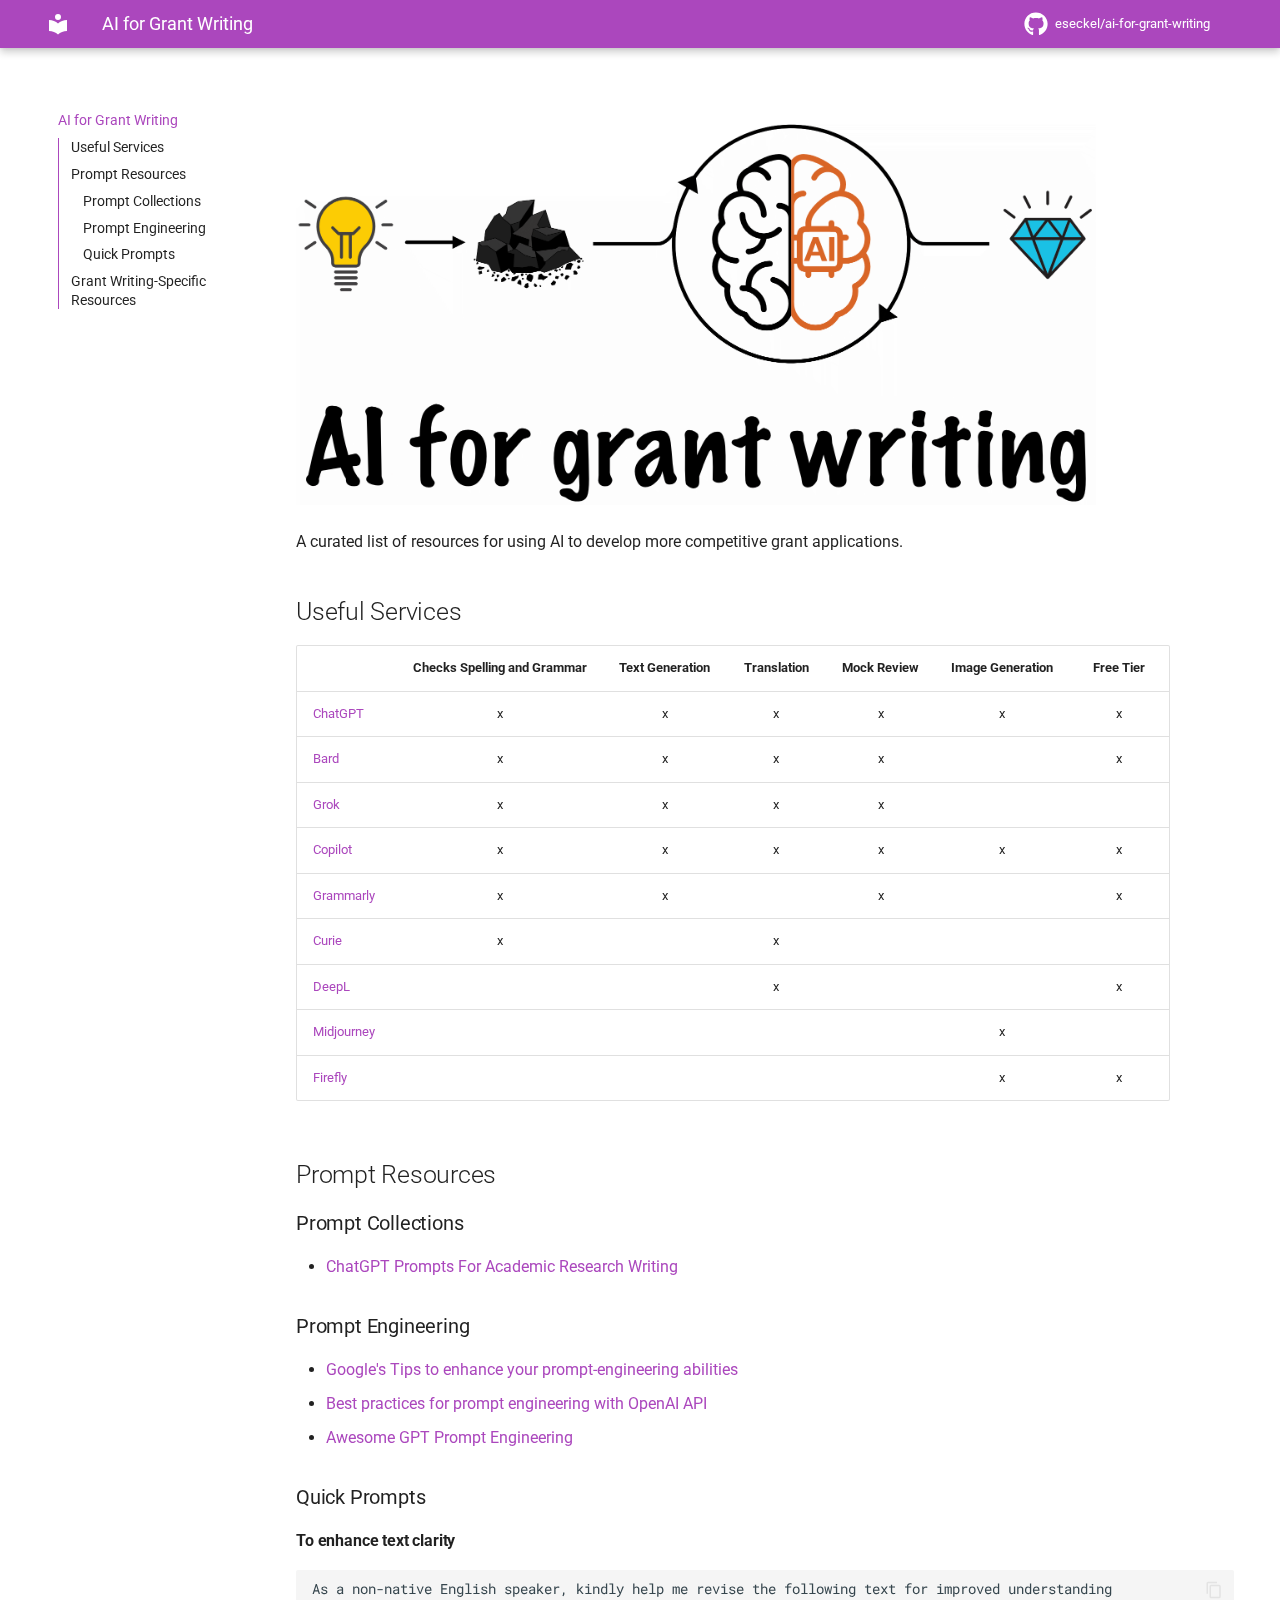
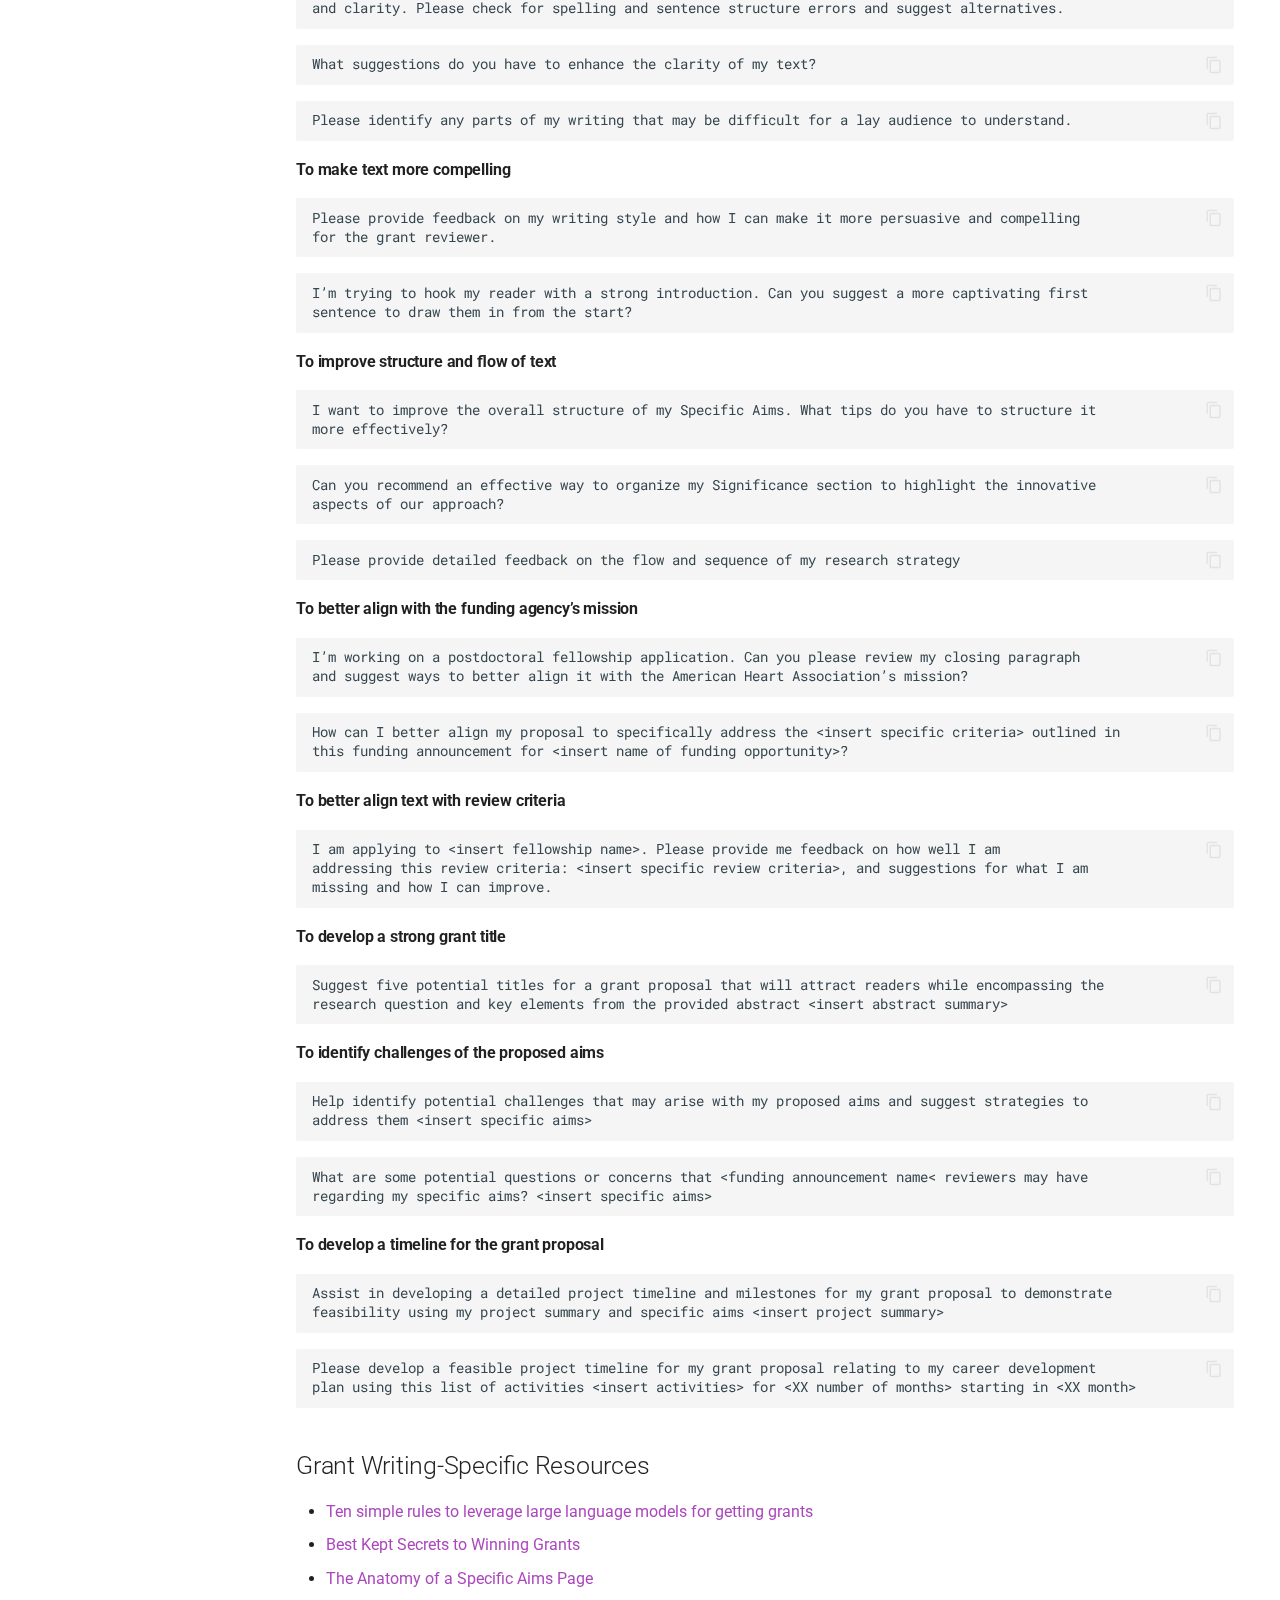
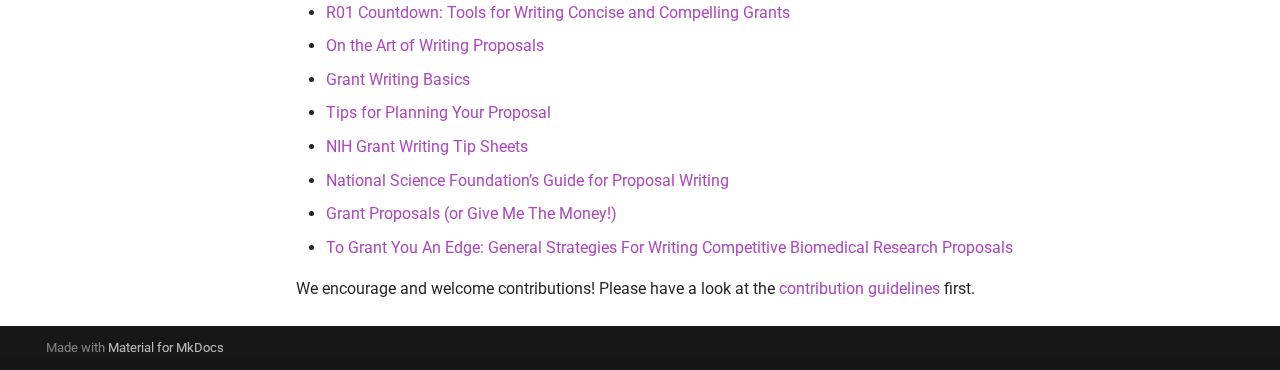
<file: index.html>
<!doctype html>
<html lang="en" class="no-js">
  <head>
    
      <meta charset="utf-8">
      <meta name="viewport" content="width=device-width,initial-scale=1">
      
        <meta name="description" content="A curated list of resources for using AI to develop more competitive grant applications.">
      
      
        <meta name="author" content="Elizabeth Seckel">
      
      
        <link rel="canonical" href="https://eseckel.github.io/ai-for-grant-writing/">
      
      
      
      
      <link rel="icon" href="assets/images/favicon.png">
      <meta name="generator" content="mkdocs-1.5.3, mkdocs-material-9.5.4">
    
    
      
        <title>AI for Grant Writing</title>
      
    
    
      <link rel="stylesheet" href="assets/stylesheets/main.50c56a3b.min.css">
      
        
        <link rel="stylesheet" href="assets/stylesheets/palette.06af60db.min.css">
      
      


    
    
      
    
    
      
        
        
        <link rel="preconnect" href="https://fonts.gstatic.com" crossorigin>
        <link rel="stylesheet" href="https://fonts.googleapis.com/css?family=Roboto:300,300i,400,400i,700,700i%7CRoboto+Mono:400,400i,700,700i&display=fallback">
        <style>:root{--md-text-font:"Roboto";--md-code-font:"Roboto Mono"}</style>
      
    
    
      <link rel="stylesheet" href="stylesheets/extra.css">
    
    <script>__md_scope=new URL(".",location),__md_hash=e=>[...e].reduce((e,_)=>(e<<5)-e+_.charCodeAt(0),0),__md_get=(e,_=localStorage,t=__md_scope)=>JSON.parse(_.getItem(t.pathname+"."+e)),__md_set=(e,_,t=localStorage,a=__md_scope)=>{try{t.setItem(a.pathname+"."+e,JSON.stringify(_))}catch(e){}}</script>
    
      

    
    
    
  </head>
  
  
    
    
    
    
    
    <body dir="ltr" data-md-color-scheme="default" data-md-color-primary="purple" data-md-color-accent="blue-grey">
  
    
    <input class="md-toggle" data-md-toggle="drawer" type="checkbox" id="__drawer" autocomplete="off">
    <input class="md-toggle" data-md-toggle="search" type="checkbox" id="__search" autocomplete="off">
    <label class="md-overlay" for="__drawer"></label>
    <div data-md-component="skip">
      
        
        <a href="#ai-for-grant-writing" class="md-skip">
          Skip to content
        </a>
      
    </div>
    <div data-md-component="announce">
      
    </div>
    
    
      

  

<header class="md-header md-header--shadow" data-md-component="header">
  <nav class="md-header__inner md-grid" aria-label="Header">
    <a href="." title="AI for Grant Writing" class="md-header__button md-logo" aria-label="AI for Grant Writing" data-md-component="logo">
      
  
  <svg xmlns="http://www.w3.org/2000/svg" viewBox="0 0 24 24"><path d="M12 8a3 3 0 0 0 3-3 3 3 0 0 0-3-3 3 3 0 0 0-3 3 3 3 0 0 0 3 3m0 3.54C9.64 9.35 6.5 8 3 8v11c3.5 0 6.64 1.35 9 3.54 2.36-2.19 5.5-3.54 9-3.54V8c-3.5 0-6.64 1.35-9 3.54Z"/></svg>

    </a>
    <label class="md-header__button md-icon" for="__drawer">
      
      <svg xmlns="http://www.w3.org/2000/svg" viewBox="0 0 24 24"><path d="M3 6h18v2H3V6m0 5h18v2H3v-2m0 5h18v2H3v-2Z"/></svg>
    </label>
    <div class="md-header__title" data-md-component="header-title">
      <div class="md-header__ellipsis">
        <div class="md-header__topic">
          <span class="md-ellipsis">
            AI for Grant Writing
          </span>
        </div>
        <div class="md-header__topic" data-md-component="header-topic">
          <span class="md-ellipsis">
            
              AI for Grant Writing
            
          </span>
        </div>
      </div>
    </div>
    
      
    
    
    
    
    
      <div class="md-header__source">
        <a href="https://github.com/eseckel/ai-for-grant-writing" title="Go to repository" class="md-source" data-md-component="source">
  <div class="md-source__icon md-icon">
    
    <svg xmlns="http://www.w3.org/2000/svg" viewBox="0 0 496 512"><!--! Font Awesome Free 6.5.1 by @fontawesome - https://fontawesome.com License - https://fontawesome.com/license/free (Icons: CC BY 4.0, Fonts: SIL OFL 1.1, Code: MIT License) Copyright 2023 Fonticons, Inc.--><path d="M165.9 397.4c0 2-2.3 3.6-5.2 3.6-3.3.3-5.6-1.3-5.6-3.6 0-2 2.3-3.6 5.2-3.6 3-.3 5.6 1.3 5.6 3.6zm-31.1-4.5c-.7 2 1.3 4.3 4.3 4.9 2.6 1 5.6 0 6.2-2s-1.3-4.3-4.3-5.2c-2.6-.7-5.5.3-6.2 2.3zm44.2-1.7c-2.9.7-4.9 2.6-4.6 4.9.3 2 2.9 3.3 5.9 2.6 2.9-.7 4.9-2.6 4.6-4.6-.3-1.9-3-3.2-5.9-2.9zM244.8 8C106.1 8 0 113.3 0 252c0 110.9 69.8 205.8 169.5 239.2 12.8 2.3 17.3-5.6 17.3-12.1 0-6.2-.3-40.4-.3-61.4 0 0-70 15-84.7-29.8 0 0-11.4-29.1-27.8-36.6 0 0-22.9-15.7 1.6-15.4 0 0 24.9 2 38.6 25.8 21.9 38.6 58.6 27.5 72.9 20.9 2.3-16 8.8-27.1 16-33.7-55.9-6.2-112.3-14.3-112.3-110.5 0-27.5 7.6-41.3 23.6-58.9-2.6-6.5-11.1-33.3 2.6-67.9 20.9-6.5 69 27 69 27 20-5.6 41.5-8.5 62.8-8.5s42.8 2.9 62.8 8.5c0 0 48.1-33.6 69-27 13.7 34.7 5.2 61.4 2.6 67.9 16 17.7 25.8 31.5 25.8 58.9 0 96.5-58.9 104.2-114.8 110.5 9.2 7.9 17 22.9 17 46.4 0 33.7-.3 75.4-.3 83.6 0 6.5 4.6 14.4 17.3 12.1C428.2 457.8 496 362.9 496 252 496 113.3 383.5 8 244.8 8zM97.2 352.9c-1.3 1-1 3.3.7 5.2 1.6 1.6 3.9 2.3 5.2 1 1.3-1 1-3.3-.7-5.2-1.6-1.6-3.9-2.3-5.2-1zm-10.8-8.1c-.7 1.3.3 2.9 2.3 3.9 1.6 1 3.6.7 4.3-.7.7-1.3-.3-2.9-2.3-3.9-2-.6-3.6-.3-4.3.7zm32.4 35.6c-1.6 1.3-1 4.3 1.3 6.2 2.3 2.3 5.2 2.6 6.5 1 1.3-1.3.7-4.3-1.3-6.2-2.2-2.3-5.2-2.6-6.5-1zm-11.4-14.7c-1.6 1-1.6 3.6 0 5.9 1.6 2.3 4.3 3.3 5.6 2.3 1.6-1.3 1.6-3.9 0-6.2-1.4-2.3-4-3.3-5.6-2z"/></svg>
  </div>
  <div class="md-source__repository">
    eseckel/ai-for-grant-writing
  </div>
</a>
      </div>
    
  </nav>
  
</header>
    
    <div class="md-container" data-md-component="container">
      
      
        
          
        
      
      <main class="md-main" data-md-component="main">
        <div class="md-main__inner md-grid">
          
            
              
              <div class="md-sidebar md-sidebar--primary" data-md-component="sidebar" data-md-type="navigation" >
                <div class="md-sidebar__scrollwrap">
                  <div class="md-sidebar__inner">
                    



  

<nav class="md-nav md-nav--primary md-nav--integrated" aria-label="Navigation" data-md-level="0">
  <label class="md-nav__title" for="__drawer">
    <a href="." title="AI for Grant Writing" class="md-nav__button md-logo" aria-label="AI for Grant Writing" data-md-component="logo">
      
  
  <svg xmlns="http://www.w3.org/2000/svg" viewBox="0 0 24 24"><path d="M12 8a3 3 0 0 0 3-3 3 3 0 0 0-3-3 3 3 0 0 0-3 3 3 3 0 0 0 3 3m0 3.54C9.64 9.35 6.5 8 3 8v11c3.5 0 6.64 1.35 9 3.54 2.36-2.19 5.5-3.54 9-3.54V8c-3.5 0-6.64 1.35-9 3.54Z"/></svg>

    </a>
    AI for Grant Writing
  </label>
  
    <div class="md-nav__source">
      <a href="https://github.com/eseckel/ai-for-grant-writing" title="Go to repository" class="md-source" data-md-component="source">
  <div class="md-source__icon md-icon">
    
    <svg xmlns="http://www.w3.org/2000/svg" viewBox="0 0 496 512"><!--! Font Awesome Free 6.5.1 by @fontawesome - https://fontawesome.com License - https://fontawesome.com/license/free (Icons: CC BY 4.0, Fonts: SIL OFL 1.1, Code: MIT License) Copyright 2023 Fonticons, Inc.--><path d="M165.9 397.4c0 2-2.3 3.6-5.2 3.6-3.3.3-5.6-1.3-5.6-3.6 0-2 2.3-3.6 5.2-3.6 3-.3 5.6 1.3 5.6 3.6zm-31.1-4.5c-.7 2 1.3 4.3 4.3 4.9 2.6 1 5.6 0 6.2-2s-1.3-4.3-4.3-5.2c-2.6-.7-5.5.3-6.2 2.3zm44.2-1.7c-2.9.7-4.9 2.6-4.6 4.9.3 2 2.9 3.3 5.9 2.6 2.9-.7 4.9-2.6 4.6-4.6-.3-1.9-3-3.2-5.9-2.9zM244.8 8C106.1 8 0 113.3 0 252c0 110.9 69.8 205.8 169.5 239.2 12.8 2.3 17.3-5.6 17.3-12.1 0-6.2-.3-40.4-.3-61.4 0 0-70 15-84.7-29.8 0 0-11.4-29.1-27.8-36.6 0 0-22.9-15.7 1.6-15.4 0 0 24.9 2 38.6 25.8 21.9 38.6 58.6 27.5 72.9 20.9 2.3-16 8.8-27.1 16-33.7-55.9-6.2-112.3-14.3-112.3-110.5 0-27.5 7.6-41.3 23.6-58.9-2.6-6.5-11.1-33.3 2.6-67.9 20.9-6.5 69 27 69 27 20-5.6 41.5-8.5 62.8-8.5s42.8 2.9 62.8 8.5c0 0 48.1-33.6 69-27 13.7 34.7 5.2 61.4 2.6 67.9 16 17.7 25.8 31.5 25.8 58.9 0 96.5-58.9 104.2-114.8 110.5 9.2 7.9 17 22.9 17 46.4 0 33.7-.3 75.4-.3 83.6 0 6.5 4.6 14.4 17.3 12.1C428.2 457.8 496 362.9 496 252 496 113.3 383.5 8 244.8 8zM97.2 352.9c-1.3 1-1 3.3.7 5.2 1.6 1.6 3.9 2.3 5.2 1 1.3-1 1-3.3-.7-5.2-1.6-1.6-3.9-2.3-5.2-1zm-10.8-8.1c-.7 1.3.3 2.9 2.3 3.9 1.6 1 3.6.7 4.3-.7.7-1.3-.3-2.9-2.3-3.9-2-.6-3.6-.3-4.3.7zm32.4 35.6c-1.6 1.3-1 4.3 1.3 6.2 2.3 2.3 5.2 2.6 6.5 1 1.3-1.3.7-4.3-1.3-6.2-2.2-2.3-5.2-2.6-6.5-1zm-11.4-14.7c-1.6 1-1.6 3.6 0 5.9 1.6 2.3 4.3 3.3 5.6 2.3 1.6-1.3 1.6-3.9 0-6.2-1.4-2.3-4-3.3-5.6-2z"/></svg>
  </div>
  <div class="md-source__repository">
    eseckel/ai-for-grant-writing
  </div>
</a>
    </div>
  
  <ul class="md-nav__list" data-md-scrollfix>
    
      
      
  
  
    
  
  
  
    <li class="md-nav__item md-nav__item--active">
      
      <input class="md-nav__toggle md-toggle" type="checkbox" id="__toc">
      
      
        
      
      
        <label class="md-nav__link md-nav__link--active" for="__toc">
          
  
  <span class="md-ellipsis">
    AI for Grant Writing
  </span>
  

          <span class="md-nav__icon md-icon"></span>
        </label>
      
      <a href="." class="md-nav__link md-nav__link--active">
        
  
  <span class="md-ellipsis">
    AI for Grant Writing
  </span>
  

      </a>
      
        

<nav class="md-nav md-nav--secondary" aria-label="Table of contents">
  
  
  
    
  
  
    <label class="md-nav__title" for="__toc">
      <span class="md-nav__icon md-icon"></span>
      Table of contents
    </label>
    <ul class="md-nav__list" data-md-component="toc" data-md-scrollfix>
      
        <li class="md-nav__item">
    <a href="#useful-services" class="md-nav__link">
      <span class="md-ellipsis">
        Useful Services
      </span>
    </a>
  
    <!-- Table of contents list -->
    
  </li>
      
        <li class="md-nav__item">
    <a href="#prompt-resources" class="md-nav__link">
      <span class="md-ellipsis">
        Prompt Resources
      </span>
    </a>
  
    <!-- Table of contents list -->
    
      <nav class="md-nav" aria-label="Prompt Resources">
        <ul class="md-nav__list">
          
          
            <li class="md-nav__item">
    <a href="#prompt-collections" class="md-nav__link">
      <span class="md-ellipsis">
        Prompt Collections
      </span>
    </a>
  
    <!-- Table of contents list -->
    
  </li>
          
          
          
            <li class="md-nav__item">
    <a href="#prompt-engineering" class="md-nav__link">
      <span class="md-ellipsis">
        Prompt Engineering
      </span>
    </a>
  
    <!-- Table of contents list -->
    
  </li>
          
          
          
            <li class="md-nav__item">
    <a href="#quick-prompts" class="md-nav__link">
      <span class="md-ellipsis">
        Quick Prompts
      </span>
    </a>
  
    <!-- Table of contents list -->
    
      <nav class="md-nav" aria-label="Quick Prompts">
        <ul class="md-nav__list">
          
          
          
          
          
          
          
          
          
          
          
          
          
          
          
          
          
        </ul>
      </nav>
    
  </li>
          
          
        </ul>
      </nav>
    
  </li>
      
        <li class="md-nav__item">
    <a href="#grant-writing-specific-resources" class="md-nav__link">
      <span class="md-ellipsis">
        Grant Writing-Specific Resources
      </span>
    </a>
  
    <!-- Table of contents list -->
    
  </li>
      
    </ul>
  
</nav>
      
    </li>
  

    
  </ul>
</nav>
                  </div>
                </div>
              </div>
            
            
          
          
            <div class="md-content" data-md-component="content">
              <article class="md-content__inner md-typeset">
                
                  

  
  


<h1 id="ai-for-grant-writing">AI for Grant Writing</h1>
<p><img alt="logo" src="banner.png" /></p>
<p>A curated list of resources for using AI to develop more competitive grant applications.</p>
<h2 id="useful-services">Useful Services</h2>
<table>
<thead>
<tr>
<th style="text-align: left;"></th>
<th style="text-align: center;">Checks Spelling and Grammar</th>
<th style="text-align: center;">Text Generation</th>
<th style="text-align: center;">Translation</th>
<th style="text-align: center;">Mock Review</th>
<th style="text-align: center;">Image Generation</th>
<th style="text-align: center;">Free Tier</th>
</tr>
</thead>
<tbody>
<tr>
<td style="text-align: left;"><a href="https://chat.openai.com">ChatGPT</a></td>
<td style="text-align: center;">x</td>
<td style="text-align: center;">x</td>
<td style="text-align: center;">x</td>
<td style="text-align: center;">x</td>
<td style="text-align: center;">x</td>
<td style="text-align: center;">x</td>
</tr>
<tr>
<td style="text-align: left;"><a href="https://bard.google.com/">Bard</a></td>
<td style="text-align: center;">x</td>
<td style="text-align: center;">x</td>
<td style="text-align: center;">x</td>
<td style="text-align: center;">x</td>
<td style="text-align: center;"></td>
<td style="text-align: center;">x</td>
</tr>
<tr>
<td style="text-align: left;"><a href="https://grok.x.ai/">Grok</a></td>
<td style="text-align: center;">x</td>
<td style="text-align: center;">x</td>
<td style="text-align: center;">x</td>
<td style="text-align: center;">x</td>
<td style="text-align: center;"></td>
<td style="text-align: center;"></td>
</tr>
<tr>
<td style="text-align: left;"><a href="https://copilot.microsoft.com/">Copilot</a></td>
<td style="text-align: center;">x</td>
<td style="text-align: center;">x</td>
<td style="text-align: center;">x</td>
<td style="text-align: center;">x</td>
<td style="text-align: center;">x</td>
<td style="text-align: center;">x</td>
</tr>
<tr>
<td style="text-align: left;"><a href="https://www.grammarly.com/">Grammarly</a></td>
<td style="text-align: center;">x</td>
<td style="text-align: center;">x</td>
<td style="text-align: center;"></td>
<td style="text-align: center;">x</td>
<td style="text-align: center;"></td>
<td style="text-align: center;">x</td>
</tr>
<tr>
<td style="text-align: left;"><a href="https://www.aje.com/curie/">Curie</a></td>
<td style="text-align: center;">x</td>
<td style="text-align: center;"></td>
<td style="text-align: center;">x</td>
<td style="text-align: center;"></td>
<td style="text-align: center;"></td>
<td style="text-align: center;"></td>
</tr>
<tr>
<td style="text-align: left;"><a href="https://www.deepl.com/translator">DeepL</a></td>
<td style="text-align: center;"></td>
<td style="text-align: center;"></td>
<td style="text-align: center;">x</td>
<td style="text-align: center;"></td>
<td style="text-align: center;"></td>
<td style="text-align: center;">x</td>
</tr>
<tr>
<td style="text-align: left;"><a href="https://www.midjourney.com">Midjourney</a></td>
<td style="text-align: center;"></td>
<td style="text-align: center;"></td>
<td style="text-align: center;"></td>
<td style="text-align: center;"></td>
<td style="text-align: center;">x</td>
<td style="text-align: center;"></td>
</tr>
<tr>
<td style="text-align: left;"><a href="https://www.adobe.com/products/firefly.html">Firefly</a></td>
<td style="text-align: center;"></td>
<td style="text-align: center;"></td>
<td style="text-align: center;"></td>
<td style="text-align: center;"></td>
<td style="text-align: center;">x</td>
<td style="text-align: center;">x</td>
</tr>
</tbody>
</table>
<h2 id="prompt-resources">Prompt Resources</h2>
<h3 id="prompt-collections">Prompt Collections</h3>
<ul>
<li><a href="https://clickup.com/templates/ai-prompts/research-writing">ChatGPT Prompts For Academic Research Writing</a></li>
</ul>
<h3 id="prompt-engineering">Prompt Engineering</h3>
<ul>
<li><a href="https://cloud.google.com/blog/products/application-development/five-best-practices-for-prompt-engineering">Google's Tips to enhance your prompt-engineering abilities</a></li>
<li><a href="https://help.openai.com/en/articles/6654000-best-practices-for-prompt-engineering-with-openai-api">Best practices for prompt engineering with OpenAI API</a></li>
<li><a href="https://github.com/snwfdhmp/awesome-gpt-prompt-engineering">Awesome GPT Prompt Engineering </a></li>
</ul>
<h3 id="quick-prompts">Quick Prompts</h3>
<h4 id="to-enhance-text-clarity">To enhance text clarity</h4>
<pre><code>As a non-native English speaker, kindly help me revise the following text for improved understanding
and clarity. Please check for spelling and sentence structure errors and suggest alternatives.
</code></pre>
<pre><code>What suggestions do you have to enhance the clarity of my text?
</code></pre>
<pre><code>Please identify any parts of my writing that may be difficult for a lay audience to understand.
</code></pre>
<h4 id="to-make-text-more-compelling">To make text more compelling</h4>
<pre><code>Please provide feedback on my writing style and how I can make it more persuasive and compelling
for the grant reviewer.
</code></pre>
<pre><code>I’m trying to hook my reader with a strong introduction. Can you suggest a more captivating first
sentence to draw them in from the start?
</code></pre>
<h4 id="to-improve-structure-and-flow-of-text">To improve structure and flow of text</h4>
<pre><code>I want to improve the overall structure of my Specific Aims. What tips do you have to structure it
more effectively?
</code></pre>
<pre><code>Can you recommend an effective way to organize my Significance section to highlight the innovative 
aspects of our approach?
</code></pre>
<pre><code>Please provide detailed feedback on the flow and sequence of my research strategy 
</code></pre>
<h4 id="to-better-align-with-the-funding-agencys-mission">To better align with the funding agency’s mission</h4>
<pre><code>I’m working on a postdoctoral fellowship application. Can you please review my closing paragraph
and suggest ways to better align it with the American Heart Association’s mission?
</code></pre>
<pre><code>How can I better align my proposal to specifically address the &lt;insert specific criteria&gt; outlined in 
this funding announcement for &lt;insert name of funding opportunity&gt;?
</code></pre>
<h4 id="to-better-align-text-with-review-criteria">To better align text with review criteria</h4>
<pre><code>I am applying to &lt;insert fellowship name&gt;. Please provide me feedback on how well I am
addressing this review criteria: &lt;insert specific review criteria&gt;, and suggestions for what I am
missing and how I can improve.
</code></pre>
<h4 id="to-develop-a-strong-grant-title">To develop a strong grant title</h4>
<pre><code>Suggest five potential titles for a grant proposal that will attract readers while encompassing the 
research question and key elements from the provided abstract &lt;insert abstract summary&gt;
</code></pre>
<h4 id="to-identify-challenges-of-the-proposed-aims">To identify challenges of the proposed aims</h4>
<pre><code>Help identify potential challenges that may arise with my proposed aims and suggest strategies to 
address them &lt;insert specific aims&gt; 
</code></pre>
<pre><code>What are some potential questions or concerns that &lt;funding announcement name&lt; reviewers may have 
regarding my specific aims? &lt;insert specific aims&gt;
</code></pre>
<h4 id="to-develop-a-timeline-for-the-grant-proposal">To develop a timeline for the grant proposal</h4>
<pre><code>Assist in developing a detailed project timeline and milestones for my grant proposal to demonstrate 
feasibility using my project summary and specific aims &lt;insert project summary&gt;
</code></pre>
<pre><code>Please develop a feasible project timeline for my grant proposal relating to my career development
plan using this list of activities &lt;insert activities&gt; for &lt;XX number of months&gt; starting in &lt;XX month&gt;
</code></pre>
<h2 id="grant-writing-specific-resources">Grant Writing-Specific Resources</h2>
<ul>
<li><a href="https://dx.plos.org/10.1371/journal.pcbi.1011863">Ten simple rules to leverage large language models for getting grants</a></li>
<li><a href="https://www.nature.com/articles/545399a">Best Kept Secrets to Winning Grants</a></li>
<li><a href="https://biosciencewriters.com/NIH-Grant-Applications-The-Anatomy-of-a-Specific-Aims-Page.aspx">The Anatomy of a Specific Aims Page</a></li>
<li><a href="https://purl.stanford.edu/yy394gb6954">R01 Countdown: Tools for Writing Concise and Compelling Grants</a></li>
<li><a href="https://www.ssrc.org/publications/the-art-of-writing-proposals/">On the Art of Writing Proposals</a></li>
<li><a href="https://grantsgovprod.wordpress.com/category/learngrants/grant-writing-basics/">Grant Writing Basics</a></li>
<li><a href="https://grantwriting.stanford.edu/students/tips-for-planning-your-proposal/">Tips for Planning Your Proposal</a></li>
<li><a href="https://grants.nih.gov/grants/how-to-apply-application-guide/format-and-write/write-your-application.htm">NIH Grant Writing Tip Sheets</a></li>
<li><a href="https://www.nsf.gov/pubs/2004/nsf04016/nsf04016_5.htm">National Science Foundation’s Guide for Proposal Writing</a> </li>
<li><a href="https://writingcenter.unc.edu/tips-and-tools/grant-proposals-or-give-me-the-money/">Grant Proposals (or Give Me The Money!)</a></li>
<li><a href="https://journals.physiology.org/doi/epdf/10.1152/japplphysiol.00077.2022">To Grant You An Edge: General Strategies For Writing Competitive Biomedical Research Proposals</a></li>
</ul>
<h1 id="contributing">Contributing</h1>
<p>We encourage and welcome contributions! Please have a look at the <a href="https://github.com/eseckel/ai-for-grant-writing/blob/main/CONTRIBUTING.md">contribution guidelines</a> first.</p>







  
  






                
              </article>
            </div>
          
          
<script>var target=document.getElementById(location.hash.slice(1));target&&target.name&&(target.checked=target.name.startsWith("__tabbed_"))</script>
        </div>
        
      </main>
      
        <footer class="md-footer">
  
  <div class="md-footer-meta md-typeset">
    <div class="md-footer-meta__inner md-grid">
      <div class="md-copyright">
  
  
    Made with
    <a href="https://squidfunk.github.io/mkdocs-material/" target="_blank" rel="noopener">
      Material for MkDocs
    </a>
  
</div>
      
    </div>
  </div>
</footer>
      
    </div>
    <div class="md-dialog" data-md-component="dialog">
      <div class="md-dialog__inner md-typeset"></div>
    </div>
    
    
    <script id="__config" type="application/json">{"base": ".", "features": ["toc.follow", "toc.integrate", "content.code.copy"], "search": "assets/javascripts/workers/search.c011b7c0.min.js", "translations": {"clipboard.copied": "Copied to clipboard", "clipboard.copy": "Copy to clipboard", "search.result.more.one": "1 more on this page", "search.result.more.other": "# more on this page", "search.result.none": "No matching documents", "search.result.one": "1 matching document", "search.result.other": "# matching documents", "search.result.placeholder": "Type to start searching", "search.result.term.missing": "Missing", "select.version": "Select version"}}</script>
    
    
      <script src="assets/javascripts/bundle.7389ff0e.min.js"></script>
      
    
  </body>
</html>
</file>
<file: stylesheets/extra.css>
/* Hide redundant titles */
.md-typeset h1,
label.md-nav__title {
    display: none;
}

/* Style logo */
img[alt=logo] { max-width: 800px; }
</file>
<file: assets/stylesheets/main.50c56a3b.min.css>
@charset "UTF-8";html{-webkit-text-size-adjust:none;-moz-text-size-adjust:none;text-size-adjust:none;box-sizing:border-box}*,:after,:before{box-sizing:inherit}@media (prefers-reduced-motion){*,:after,:before{transition:none!important}}body{margin:0}a,button,input,label{-webkit-tap-highlight-color:transparent}a{color:inherit;text-decoration:none}hr{border:0;box-sizing:initial;display:block;height:.05rem;overflow:visible;padding:0}small{font-size:80%}sub,sup{line-height:1em}img{border-style:none}table{border-collapse:initial;border-spacing:0}td,th{font-weight:400;vertical-align:top}button{background:#0000;border:0;font-family:inherit;font-size:inherit;margin:0;padding:0}input{border:0;outline:none}:root{--md-primary-fg-color:#4051b5;--md-primary-fg-color--light:#5d6cc0;--md-primary-fg-color--dark:#303fa1;--md-primary-bg-color:#fff;--md-primary-bg-color--light:#ffffffb3;--md-accent-fg-color:#526cfe;--md-accent-fg-color--transparent:#526cfe1a;--md-accent-bg-color:#fff;--md-accent-bg-color--light:#ffffffb3}[data-md-color-scheme=default]{color-scheme:light}[data-md-color-scheme=default] img[src$="#gh-dark-mode-only"],[data-md-color-scheme=default] img[src$="#only-dark"]{display:none}:root,[data-md-color-scheme=default]{--md-hue:225deg;--md-default-fg-color:#000000de;--md-default-fg-color--light:#0000008a;--md-default-fg-color--lighter:#00000052;--md-default-fg-color--lightest:#00000012;--md-default-bg-color:#fff;--md-default-bg-color--light:#ffffffb3;--md-default-bg-color--lighter:#ffffff4d;--md-default-bg-color--lightest:#ffffff1f;--md-code-fg-color:#36464e;--md-code-bg-color:#f5f5f5;--md-code-hl-color:#4287ff;--md-code-hl-color--light:#4287ff1a;--md-code-hl-number-color:#d52a2a;--md-code-hl-special-color:#db1457;--md-code-hl-function-color:#a846b9;--md-code-hl-constant-color:#6e59d9;--md-code-hl-keyword-color:#3f6ec6;--md-code-hl-string-color:#1c7d4d;--md-code-hl-name-color:var(--md-code-fg-color);--md-code-hl-operator-color:var(--md-default-fg-color--light);--md-code-hl-punctuation-color:var(--md-default-fg-color--light);--md-code-hl-comment-color:var(--md-default-fg-color--light);--md-code-hl-generic-color:var(--md-default-fg-color--light);--md-code-hl-variable-color:var(--md-default-fg-color--light);--md-typeset-color:var(--md-default-fg-color);--md-typeset-a-color:var(--md-primary-fg-color);--md-typeset-del-color:#f5503d26;--md-typeset-ins-color:#0bd57026;--md-typeset-kbd-color:#fafafa;--md-typeset-kbd-accent-color:#fff;--md-typeset-kbd-border-color:#b8b8b8;--md-typeset-mark-color:#ffff0080;--md-typeset-table-color:#0000001f;--md-typeset-table-color--light:rgba(0,0,0,.035);--md-admonition-fg-color:var(--md-default-fg-color);--md-admonition-bg-color:var(--md-default-bg-color);--md-warning-fg-color:#000000de;--md-warning-bg-color:#ff9;--md-footer-fg-color:#fff;--md-footer-fg-color--light:#ffffffb3;--md-footer-fg-color--lighter:#ffffff73;--md-footer-bg-color:#000000de;--md-footer-bg-color--dark:#00000052;--md-shadow-z1:0 0.2rem 0.5rem #0000000d,0 0 0.05rem #0000001a;--md-shadow-z2:0 0.2rem 0.5rem #0000001a,0 0 0.05rem #00000040;--md-shadow-z3:0 0.2rem 0.5rem #0003,0 0 0.05rem #00000059}.md-icon svg{fill:currentcolor;display:block;height:1.2rem;width:1.2rem}body{-webkit-font-smoothing:antialiased;-moz-osx-font-smoothing:grayscale;--md-text-font-family:var(--md-text-font,_),-apple-system,BlinkMacSystemFont,Helvetica,Arial,sans-serif;--md-code-font-family:var(--md-code-font,_),SFMono-Regular,Consolas,Menlo,monospace}aside,body,input{font-feature-settings:"kern","liga";color:var(--md-typeset-color);font-family:var(--md-text-font-family)}code,kbd,pre{font-feature-settings:"kern";font-family:var(--md-code-font-family)}:root{--md-typeset-table-sort-icon:url('data:image/svg+xml;charset=utf-8,<svg xmlns="http://www.w3.org/2000/svg" viewBox="0 0 24 24"><path d="m18 21-4-4h3V7h-3l4-4 4 4h-3v10h3M2 19v-2h10v2M2 13v-2h7v2M2 7V5h4v2H2Z"/></svg>');--md-typeset-table-sort-icon--asc:url('data:image/svg+xml;charset=utf-8,<svg xmlns="http://www.w3.org/2000/svg" viewBox="0 0 24 24"><path d="M19 17h3l-4 4-4-4h3V3h2M2 17h10v2H2M6 5v2H2V5m0 6h7v2H2v-2Z"/></svg>');--md-typeset-table-sort-icon--desc:url('data:image/svg+xml;charset=utf-8,<svg xmlns="http://www.w3.org/2000/svg" viewBox="0 0 24 24"><path d="M19 7h3l-4-4-4 4h3v14h2M2 17h10v2H2M6 5v2H2V5m0 6h7v2H2v-2Z"/></svg>')}.md-typeset{-webkit-print-color-adjust:exact;color-adjust:exact;font-size:.8rem;line-height:1.6}@media print{.md-typeset{font-size:.68rem}}.md-typeset blockquote,.md-typeset dl,.md-typeset figure,.md-typeset ol,.md-typeset pre,.md-typeset ul{margin-bottom:1em;margin-top:1em}.md-typeset h1{color:var(--md-default-fg-color--light);font-size:2em;line-height:1.3;margin:0 0 1.25em}.md-typeset h1,.md-typeset h2{font-weight:300;letter-spacing:-.01em}.md-typeset h2{font-size:1.5625em;line-height:1.4;margin:1.6em 0 .64em}.md-typeset h3{font-size:1.25em;font-weight:400;letter-spacing:-.01em;line-height:1.5;margin:1.6em 0 .8em}.md-typeset h2+h3{margin-top:.8em}.md-typeset h4{font-weight:700;letter-spacing:-.01em;margin:1em 0}.md-typeset h5,.md-typeset h6{color:var(--md-default-fg-color--light);font-size:.8em;font-weight:700;letter-spacing:-.01em;margin:1.25em 0}.md-typeset h5{text-transform:uppercase}.md-typeset hr{border-bottom:.05rem solid var(--md-default-fg-color--lightest);display:flow-root;margin:1.5em 0}.md-typeset a{color:var(--md-typeset-a-color);word-break:break-word}.md-typeset a,.md-typeset a:before{transition:color 125ms}.md-typeset a:focus,.md-typeset a:hover{color:var(--md-accent-fg-color)}.md-typeset a:focus code,.md-typeset a:hover code{background-color:var(--md-accent-fg-color--transparent)}.md-typeset a code{color:currentcolor;transition:background-color 125ms}.md-typeset a.focus-visible{outline-color:var(--md-accent-fg-color);outline-offset:.2rem}.md-typeset code,.md-typeset kbd,.md-typeset pre{color:var(--md-code-fg-color);direction:ltr;font-variant-ligatures:none}@media print{.md-typeset code,.md-typeset kbd,.md-typeset pre{white-space:pre-wrap}}.md-typeset code{background-color:var(--md-code-bg-color);border-radius:.1rem;-webkit-box-decoration-break:clone;box-decoration-break:clone;font-size:.85em;padding:0 .2941176471em;word-break:break-word}.md-typeset code:not(.focus-visible){-webkit-tap-highlight-color:transparent;outline:none}.md-typeset pre{display:flow-root;line-height:1.4;position:relative}.md-typeset pre>code{-webkit-box-decoration-break:slice;box-decoration-break:slice;box-shadow:none;display:block;margin:0;outline-color:var(--md-accent-fg-color);overflow:auto;padding:.7720588235em 1.1764705882em;scrollbar-color:var(--md-default-fg-color--lighter) #0000;scrollbar-width:thin;touch-action:auto;word-break:normal}.md-typeset pre>code:hover{scrollbar-color:var(--md-accent-fg-color) #0000}.md-typeset pre>code::-webkit-scrollbar{height:.2rem;width:.2rem}.md-typeset pre>code::-webkit-scrollbar-thumb{background-color:var(--md-default-fg-color--lighter)}.md-typeset pre>code::-webkit-scrollbar-thumb:hover{background-color:var(--md-accent-fg-color)}.md-typeset kbd{background-color:var(--md-typeset-kbd-color);border-radius:.1rem;box-shadow:0 .1rem 0 .05rem var(--md-typeset-kbd-border-color),0 .1rem 0 var(--md-typeset-kbd-border-color),0 -.1rem .2rem var(--md-typeset-kbd-accent-color) inset;color:var(--md-default-fg-color);display:inline-block;font-size:.75em;padding:0 .6666666667em;vertical-align:text-top;word-break:break-word}.md-typeset mark{background-color:var(--md-typeset-mark-color);-webkit-box-decoration-break:clone;box-decoration-break:clone;color:inherit;word-break:break-word}.md-typeset abbr{border-bottom:.05rem dotted var(--md-default-fg-color--light);cursor:help;text-decoration:none}.md-typeset small{opacity:.75}[dir=ltr] .md-typeset sub,[dir=ltr] .md-typeset sup{margin-left:.078125em}[dir=rtl] .md-typeset sub,[dir=rtl] .md-typeset sup{margin-right:.078125em}[dir=ltr] .md-typeset blockquote{padding-left:.6rem}[dir=rtl] .md-typeset blockquote{padding-right:.6rem}[dir=ltr] .md-typeset blockquote{border-left:.2rem solid var(--md-default-fg-color--lighter)}[dir=rtl] .md-typeset blockquote{border-right:.2rem solid var(--md-default-fg-color--lighter)}.md-typeset blockquote{color:var(--md-default-fg-color--light);margin-left:0;margin-right:0}.md-typeset ul{list-style-type:disc}[dir=ltr] .md-typeset ol,[dir=ltr] .md-typeset ul{margin-left:.625em}[dir=rtl] .md-typeset ol,[dir=rtl] .md-typeset ul{margin-right:.625em}.md-typeset ol,.md-typeset ul{padding:0}.md-typeset ol:not([hidden]),.md-typeset ul:not([hidden]){display:flow-root}.md-typeset ol ol,.md-typeset ul ol{list-style-type:lower-alpha}.md-typeset ol ol ol,.md-typeset ul ol ol{list-style-type:lower-roman}[dir=ltr] .md-typeset ol li,[dir=ltr] .md-typeset ul li{margin-left:1.25em}[dir=rtl] .md-typeset ol li,[dir=rtl] .md-typeset ul li{margin-right:1.25em}.md-typeset ol li,.md-typeset ul li{margin-bottom:.5em}.md-typeset ol li blockquote,.md-typeset ol li p,.md-typeset ul li blockquote,.md-typeset ul li p{margin:.5em 0}.md-typeset ol li:last-child,.md-typeset ul li:last-child{margin-bottom:0}[dir=ltr] .md-typeset ol li ol,[dir=ltr] .md-typeset ol li ul,[dir=ltr] .md-typeset ul li ol,[dir=ltr] .md-typeset ul li ul{margin-left:.625em}[dir=rtl] .md-typeset ol li ol,[dir=rtl] .md-typeset ol li ul,[dir=rtl] .md-typeset ul li ol,[dir=rtl] .md-typeset ul li ul{margin-right:.625em}.md-typeset ol li ol,.md-typeset ol li ul,.md-typeset ul li ol,.md-typeset ul li ul{margin-bottom:.5em;margin-top:.5em}[dir=ltr] .md-typeset dd{margin-left:1.875em}[dir=rtl] .md-typeset dd{margin-right:1.875em}.md-typeset dd{margin-bottom:1.5em;margin-top:1em}.md-typeset img,.md-typeset svg,.md-typeset video{height:auto;max-width:100%}.md-typeset img[align=left]{margin:1em 1em 1em 0}.md-typeset img[align=right]{margin:1em 0 1em 1em}.md-typeset img[align]:only-child{margin-top:0}.md-typeset figure{display:flow-root;margin:1em auto;max-width:100%;text-align:center;width:-webkit-fit-content;width:-moz-fit-content;width:fit-content}.md-typeset figure img{display:block}.md-typeset figcaption{font-style:italic;margin:1em auto;max-width:24rem}.md-typeset iframe{max-width:100%}.md-typeset table:not([class]){background-color:var(--md-default-bg-color);border:.05rem solid var(--md-typeset-table-color);border-radius:.1rem;display:inline-block;font-size:.64rem;max-width:100%;overflow:auto;touch-action:auto}@media print{.md-typeset table:not([class]){display:table}}.md-typeset table:not([class])+*{margin-top:1.5em}.md-typeset table:not([class]) td>:first-child,.md-typeset table:not([class]) th>:first-child{margin-top:0}.md-typeset table:not([class]) td>:last-child,.md-typeset table:not([class]) th>:last-child{margin-bottom:0}.md-typeset table:not([class]) td:not([align]),.md-typeset table:not([class]) th:not([align]){text-align:left}[dir=rtl] .md-typeset table:not([class]) td:not([align]),[dir=rtl] .md-typeset table:not([class]) th:not([align]){text-align:right}.md-typeset table:not([class]) th{font-weight:700;min-width:5rem;padding:.9375em 1.25em;vertical-align:top}.md-typeset table:not([class]) td{border-top:.05rem solid var(--md-typeset-table-color);padding:.9375em 1.25em;vertical-align:top}.md-typeset table:not([class]) tbody tr{transition:background-color 125ms}.md-typeset table:not([class]) tbody tr:hover{background-color:var(--md-typeset-table-color--light);box-shadow:0 .05rem 0 var(--md-default-bg-color) inset}.md-typeset table:not([class]) a{word-break:normal}.md-typeset table th[role=columnheader]{cursor:pointer}[dir=ltr] .md-typeset table th[role=columnheader]:after{margin-left:.5em}[dir=rtl] .md-typeset table th[role=columnheader]:after{margin-right:.5em}.md-typeset table th[role=columnheader]:after{content:"";display:inline-block;height:1.2em;-webkit-mask-image:var(--md-typeset-table-sort-icon);mask-image:var(--md-typeset-table-sort-icon);-webkit-mask-repeat:no-repeat;mask-repeat:no-repeat;-webkit-mask-size:contain;mask-size:contain;transition:background-color 125ms;vertical-align:text-bottom;width:1.2em}.md-typeset table th[role=columnheader]:hover:after{background-color:var(--md-default-fg-color--lighter)}.md-typeset table th[role=columnheader][aria-sort=ascending]:after{background-color:var(--md-default-fg-color--light);-webkit-mask-image:var(--md-typeset-table-sort-icon--asc);mask-image:var(--md-typeset-table-sort-icon--asc)}.md-typeset table th[role=columnheader][aria-sort=descending]:after{background-color:var(--md-default-fg-color--light);-webkit-mask-image:var(--md-typeset-table-sort-icon--desc);mask-image:var(--md-typeset-table-sort-icon--desc)}.md-typeset__scrollwrap{margin:1em -.8rem;overflow-x:auto;touch-action:auto}.md-typeset__table{display:inline-block;margin-bottom:.5em;padding:0 .8rem}@media print{.md-typeset__table{display:block}}html .md-typeset__table table{display:table;margin:0;overflow:hidden;width:100%}@media screen and (max-width:44.984375em){.md-content__inner>pre{margin:1em -.8rem}.md-content__inner>pre code{border-radius:0}}.md-typeset .md-author{border-radius:100%;display:block;flex-shrink:0;height:1.6rem;overflow:hidden;position:relative;transition:color 125ms,transform 125ms;width:1.6rem}.md-typeset .md-author img{display:block}.md-typeset .md-author--more{background:var(--md-default-fg-color--lightest);color:var(--md-default-fg-color--lighter);font-size:.6rem;font-weight:700;line-height:1.6rem;text-align:center}.md-typeset .md-author--long{height:2.4rem;width:2.4rem}.md-typeset a.md-author{transform:scale(1)}.md-typeset a.md-author img{filter:grayscale(100%) opacity(75%);transition:filter 125ms}.md-typeset a.md-author:focus,.md-typeset a.md-author:hover{transform:scale(1.1);z-index:1}.md-typeset a.md-author:focus img,.md-typeset a.md-author:hover img{filter:grayscale(0)}.md-banner{background-color:var(--md-footer-bg-color);color:var(--md-footer-fg-color);overflow:auto}@media print{.md-banner{display:none}}.md-banner--warning{background-color:var(--md-warning-bg-color);color:var(--md-warning-fg-color)}.md-banner__inner{font-size:.7rem;margin:.6rem auto;padding:0 .8rem}[dir=ltr] .md-banner__button{float:right}[dir=rtl] .md-banner__button{float:left}.md-banner__button{color:inherit;cursor:pointer;transition:opacity .25s}.no-js .md-banner__button{display:none}.md-banner__button:hover{opacity:.7}html{font-size:125%;height:100%;overflow-x:hidden}@media screen and (min-width:100em){html{font-size:137.5%}}@media screen and (min-width:125em){html{font-size:150%}}body{background-color:var(--md-default-bg-color);display:flex;flex-direction:column;font-size:.5rem;min-height:100%;position:relative;width:100%}@media print{body{display:block}}@media screen and (max-width:59.984375em){body[data-md-scrolllock]{position:fixed}}.md-grid{margin-left:auto;margin-right:auto;max-width:61rem}.md-container{display:flex;flex-direction:column;flex-grow:1}@media print{.md-container{display:block}}.md-main{flex-grow:1}.md-main__inner{display:flex;height:100%;margin-top:1.5rem}.md-ellipsis{overflow:hidden;text-overflow:ellipsis}.md-toggle{display:none}.md-option{height:0;opacity:0;position:absolute;width:0}.md-option:checked+label:not([hidden]){display:block}.md-option.focus-visible+label{outline-color:var(--md-accent-fg-color);outline-style:auto}.md-skip{background-color:var(--md-default-fg-color);border-radius:.1rem;color:var(--md-default-bg-color);font-size:.64rem;margin:.5rem;opacity:0;outline-color:var(--md-accent-fg-color);padding:.3rem .5rem;position:fixed;transform:translateY(.4rem);z-index:-1}.md-skip:focus{opacity:1;transform:translateY(0);transition:transform .25s cubic-bezier(.4,0,.2,1),opacity 175ms 75ms;z-index:10}@page{margin:25mm}:root{--md-clipboard-icon:url('data:image/svg+xml;charset=utf-8,<svg xmlns="http://www.w3.org/2000/svg" viewBox="0 0 24 24"><path d="M19 21H8V7h11m0-2H8a2 2 0 0 0-2 2v14a2 2 0 0 0 2 2h11a2 2 0 0 0 2-2V7a2 2 0 0 0-2-2m-3-4H4a2 2 0 0 0-2 2v14h2V3h12V1Z"/></svg>')}.md-clipboard{border-radius:.1rem;color:var(--md-default-fg-color--lightest);cursor:pointer;height:1.5em;outline-color:var(--md-accent-fg-color);outline-offset:.1rem;position:absolute;right:.5em;top:.5em;transition:color .25s;width:1.5em;z-index:1}@media print{.md-clipboard{display:none}}.md-clipboard:not(.focus-visible){-webkit-tap-highlight-color:transparent;outline:none}:hover>.md-clipboard{color:var(--md-default-fg-color--light)}.md-clipboard:focus,.md-clipboard:hover{color:var(--md-accent-fg-color)}.md-clipboard:after{background-color:currentcolor;content:"";display:block;height:1.125em;margin:0 auto;-webkit-mask-image:var(--md-clipboard-icon);mask-image:var(--md-clipboard-icon);-webkit-mask-position:center;mask-position:center;-webkit-mask-repeat:no-repeat;mask-repeat:no-repeat;-webkit-mask-size:contain;mask-size:contain;width:1.125em}.md-clipboard--inline{cursor:pointer}.md-clipboard--inline code{transition:color .25s,background-color .25s}.md-clipboard--inline:focus code,.md-clipboard--inline:hover code{background-color:var(--md-accent-fg-color--transparent);color:var(--md-accent-fg-color)}@keyframes consent{0%{opacity:0;transform:translateY(100%)}to{opacity:1;transform:translateY(0)}}@keyframes overlay{0%{opacity:0}to{opacity:1}}.md-consent__overlay{animation:overlay .25s both;-webkit-backdrop-filter:blur(.1rem);backdrop-filter:blur(.1rem);background-color:#0000008a;height:100%;opacity:1;position:fixed;top:0;width:100%;z-index:5}.md-consent__inner{animation:consent .5s cubic-bezier(.1,.7,.1,1) both;background-color:var(--md-default-bg-color);border:0;border-radius:.1rem;bottom:0;box-shadow:0 0 .2rem #0000001a,0 .2rem .4rem #0003;max-height:100%;overflow:auto;padding:0;position:fixed;width:100%;z-index:5}.md-consent__form{padding:.8rem}.md-consent__settings{display:none;margin:1em 0}input:checked+.md-consent__settings{display:block}.md-consent__controls{margin-bottom:.8rem}.md-typeset .md-consent__controls .md-button{display:inline}@media screen and (max-width:44.984375em){.md-typeset .md-consent__controls .md-button{display:block;margin-top:.4rem;text-align:center;width:100%}}.md-consent label{cursor:pointer}.md-content{flex-grow:1;min-width:0}.md-content__inner{margin:0 .8rem 1.2rem;padding-top:.6rem}@media screen and (min-width:76.25em){[dir=ltr] .md-sidebar--primary:not([hidden])~.md-content>.md-content__inner{margin-left:1.2rem}[dir=ltr] .md-sidebar--secondary:not([hidden])~.md-content>.md-content__inner,[dir=rtl] .md-sidebar--primary:not([hidden])~.md-content>.md-content__inner{margin-right:1.2rem}[dir=rtl] .md-sidebar--secondary:not([hidden])~.md-content>.md-content__inner{margin-left:1.2rem}}.md-content__inner:before{content:"";display:block;height:.4rem}.md-content__inner>:last-child{margin-bottom:0}[dir=ltr] .md-content__button{float:right}[dir=rtl] .md-content__button{float:left}[dir=ltr] .md-content__button{margin-left:.4rem}[dir=rtl] .md-content__button{margin-right:.4rem}.md-content__button{margin:.4rem 0;padding:0}@media print{.md-content__button{display:none}}.md-typeset .md-content__button{color:var(--md-default-fg-color--lighter)}.md-content__button svg{display:inline;vertical-align:top}[dir=rtl] .md-content__button svg{transform:scaleX(-1)}[dir=ltr] .md-dialog{right:.8rem}[dir=rtl] .md-dialog{left:.8rem}.md-dialog{background-color:var(--md-default-fg-color);border-radius:.1rem;bottom:.8rem;box-shadow:var(--md-shadow-z3);min-width:11.1rem;opacity:0;padding:.4rem .6rem;pointer-events:none;position:fixed;transform:translateY(100%);transition:transform 0ms .4s,opacity .4s;z-index:4}@media print{.md-dialog{display:none}}.md-dialog--active{opacity:1;pointer-events:auto;transform:translateY(0);transition:transform .4s cubic-bezier(.075,.85,.175,1),opacity .4s}.md-dialog__inner{color:var(--md-default-bg-color);font-size:.7rem}.md-feedback{margin:2em 0 1em;text-align:center}.md-feedback fieldset{border:none;margin:0;padding:0}.md-feedback__title{font-weight:700;margin:1em auto}.md-feedback__inner{position:relative}.md-feedback__list{display:flex;flex-wrap:wrap;place-content:baseline center;position:relative}.md-feedback__list:hover .md-icon:not(:disabled){color:var(--md-default-fg-color--lighter)}:disabled .md-feedback__list{min-height:1.8rem}.md-feedback__icon{color:var(--md-default-fg-color--light);cursor:pointer;flex-shrink:0;margin:0 .1rem;transition:color 125ms}.md-feedback__icon:not(:disabled).md-icon:hover{color:var(--md-accent-fg-color)}.md-feedback__icon:disabled{color:var(--md-default-fg-color--lightest);pointer-events:none}.md-feedback__note{opacity:0;position:relative;transform:translateY(.4rem);transition:transform .4s cubic-bezier(.1,.7,.1,1),opacity .15s}.md-feedback__note>*{margin:0 auto;max-width:16rem}:disabled .md-feedback__note{opacity:1;transform:translateY(0)}.md-footer{background-color:var(--md-footer-bg-color);color:var(--md-footer-fg-color)}@media print{.md-footer{display:none}}.md-footer__inner{justify-content:space-between;overflow:auto;padding:.2rem}.md-footer__inner:not([hidden]){display:flex}.md-footer__link{align-items:end;display:flex;flex-grow:0.01;margin-bottom:.4rem;margin-top:1rem;max-width:100%;outline-color:var(--md-accent-fg-color);overflow:hidden;transition:opacity .25s}.md-footer__link:focus,.md-footer__link:hover{opacity:.7}[dir=rtl] .md-footer__link svg{transform:scaleX(-1)}@media screen and (max-width:44.984375em){.md-footer__link--prev{flex-shrink:0}.md-footer__link--prev .md-footer__title{display:none}}[dir=ltr] .md-footer__link--next{margin-left:auto}[dir=rtl] .md-footer__link--next{margin-right:auto}.md-footer__link--next{text-align:right}[dir=rtl] .md-footer__link--next{text-align:left}.md-footer__title{flex-grow:1;font-size:.9rem;margin-bottom:.7rem;max-width:calc(100% - 2.4rem);padding:0 1rem;white-space:nowrap}.md-footer__button{margin:.2rem;padding:.4rem}.md-footer__direction{font-size:.64rem;opacity:.7}.md-footer-meta{background-color:var(--md-footer-bg-color--dark)}.md-footer-meta__inner{display:flex;flex-wrap:wrap;justify-content:space-between;padding:.2rem}html .md-footer-meta.md-typeset a{color:var(--md-footer-fg-color--light)}html .md-footer-meta.md-typeset a:focus,html .md-footer-meta.md-typeset a:hover{color:var(--md-footer-fg-color)}.md-copyright{color:var(--md-footer-fg-color--lighter);font-size:.64rem;margin:auto .6rem;padding:.4rem 0;width:100%}@media screen and (min-width:45em){.md-copyright{width:auto}}.md-copyright__highlight{color:var(--md-footer-fg-color--light)}.md-social{display:inline-flex;gap:.2rem;margin:0 .4rem;padding:.2rem 0 .6rem}@media screen and (min-width:45em){.md-social{padding:.6rem 0}}.md-social__link{display:inline-block;height:1.6rem;text-align:center;width:1.6rem}.md-social__link:before{line-height:1.9}.md-social__link svg{fill:currentcolor;max-height:.8rem;vertical-align:-25%}.md-typeset .md-button{border:.1rem solid;border-radius:.1rem;color:var(--md-primary-fg-color);cursor:pointer;display:inline-block;font-weight:700;padding:.625em 2em;transition:color 125ms,background-color 125ms,border-color 125ms}.md-typeset .md-button--primary{background-color:var(--md-primary-fg-color);border-color:var(--md-primary-fg-color);color:var(--md-primary-bg-color)}.md-typeset .md-button:focus,.md-typeset .md-button:hover{background-color:var(--md-accent-fg-color);border-color:var(--md-accent-fg-color);color:var(--md-accent-bg-color)}[dir=ltr] .md-typeset .md-input{border-top-left-radius:.1rem}[dir=ltr] .md-typeset .md-input,[dir=rtl] .md-typeset .md-input{border-top-right-radius:.1rem}[dir=rtl] .md-typeset .md-input{border-top-left-radius:.1rem}.md-typeset .md-input{border-bottom:.1rem solid var(--md-default-fg-color--lighter);box-shadow:var(--md-shadow-z1);font-size:.8rem;height:1.8rem;padding:0 .6rem;transition:border .25s,box-shadow .25s}.md-typeset .md-input:focus,.md-typeset .md-input:hover{border-bottom-color:var(--md-accent-fg-color);box-shadow:var(--md-shadow-z2)}.md-typeset .md-input--stretch{width:100%}.md-header{background-color:var(--md-primary-fg-color);box-shadow:0 0 .2rem #0000,0 .2rem .4rem #0000;color:var(--md-primary-bg-color);display:block;left:0;position:sticky;right:0;top:0;z-index:4}@media print{.md-header{display:none}}.md-header[hidden]{transform:translateY(-100%);transition:transform .25s cubic-bezier(.8,0,.6,1),box-shadow .25s}.md-header--shadow{box-shadow:0 0 .2rem #0000001a,0 .2rem .4rem #0003;transition:transform .25s cubic-bezier(.1,.7,.1,1),box-shadow .25s}.md-header__inner{align-items:center;display:flex;padding:0 .2rem}.md-header__button{color:currentcolor;cursor:pointer;margin:.2rem;outline-color:var(--md-accent-fg-color);padding:.4rem;position:relative;transition:opacity .25s;vertical-align:middle;z-index:1}.md-header__button:hover{opacity:.7}.md-header__button:not([hidden]){display:inline-block}.md-header__button:not(.focus-visible){-webkit-tap-highlight-color:transparent;outline:none}.md-header__button.md-logo{margin:.2rem;padding:.4rem}@media screen and (max-width:76.234375em){.md-header__button.md-logo{display:none}}.md-header__button.md-logo img,.md-header__button.md-logo svg{fill:currentcolor;display:block;height:1.2rem;width:auto}@media screen and (min-width:60em){.md-header__button[for=__search]{display:none}}.no-js .md-header__button[for=__search]{display:none}[dir=rtl] .md-header__button[for=__search] svg{transform:scaleX(-1)}@media screen and (min-width:76.25em){.md-header__button[for=__drawer]{display:none}}.md-header__topic{display:flex;max-width:100%;position:absolute;transition:transform .4s cubic-bezier(.1,.7,.1,1),opacity .15s;white-space:nowrap}.md-header__topic+.md-header__topic{opacity:0;pointer-events:none;transform:translateX(1.25rem);transition:transform .4s cubic-bezier(1,.7,.1,.1),opacity .15s;z-index:-1}[dir=rtl] .md-header__topic+.md-header__topic{transform:translateX(-1.25rem)}.md-header__topic:first-child{font-weight:700}[dir=ltr] .md-header__title{margin-left:1rem;margin-right:.4rem}[dir=rtl] .md-header__title{margin-left:.4rem;margin-right:1rem}.md-header__title{flex-grow:1;font-size:.9rem;height:2.4rem;line-height:2.4rem}.md-header__title--active .md-header__topic{opacity:0;pointer-events:none;transform:translateX(-1.25rem);transition:transform .4s cubic-bezier(1,.7,.1,.1),opacity .15s;z-index:-1}[dir=rtl] .md-header__title--active .md-header__topic{transform:translateX(1.25rem)}.md-header__title--active .md-header__topic+.md-header__topic{opacity:1;pointer-events:auto;transform:translateX(0);transition:transform .4s cubic-bezier(.1,.7,.1,1),opacity .15s;z-index:0}.md-header__title>.md-header__ellipsis{height:100%;position:relative;width:100%}.md-header__option{display:flex;flex-shrink:0;max-width:100%;transition:max-width 0ms .25s,opacity .25s .25s;white-space:nowrap}[data-md-toggle=search]:checked~.md-header .md-header__option{max-width:0;opacity:0;transition:max-width 0ms,opacity 0ms}.md-header__option>input{bottom:0}.md-header__source{display:none}@media screen and (min-width:60em){[dir=ltr] .md-header__source{margin-left:1rem}[dir=rtl] .md-header__source{margin-right:1rem}.md-header__source{display:block;max-width:11.7rem;width:11.7rem}}@media screen and (min-width:76.25em){[dir=ltr] .md-header__source{margin-left:1.4rem}[dir=rtl] .md-header__source{margin-right:1.4rem}}.md-meta{color:var(--md-default-fg-color--light);font-size:.7rem;line-height:1.3}.md-meta__list{display:inline-flex;flex-wrap:wrap;list-style:none;margin:0;padding:0}.md-meta__item:not(:last-child):after{content:"·";margin-left:.2rem;margin-right:.2rem}.md-meta__link{color:var(--md-typeset-a-color)}.md-meta__link:focus,.md-meta__link:hover{color:var(--md-accent-fg-color)}.md-draft{background-color:#ff1744;border-radius:.125em;color:#fff;display:inline-block;font-weight:700;padding-left:.5714285714em;padding-right:.5714285714em}:root{--md-nav-icon--prev:url('data:image/svg+xml;charset=utf-8,<svg xmlns="http://www.w3.org/2000/svg" viewBox="0 0 24 24"><path d="M20 11v2H8l5.5 5.5-1.42 1.42L4.16 12l7.92-7.92L13.5 5.5 8 11h12Z"/></svg>');--md-nav-icon--next:url('data:image/svg+xml;charset=utf-8,<svg xmlns="http://www.w3.org/2000/svg" viewBox="0 0 24 24"><path d="M8.59 16.58 13.17 12 8.59 7.41 10 6l6 6-6 6-1.41-1.42Z"/></svg>');--md-toc-icon:url('data:image/svg+xml;charset=utf-8,<svg xmlns="http://www.w3.org/2000/svg" viewBox="0 0 24 24"><path d="M3 9h14V7H3v2m0 4h14v-2H3v2m0 4h14v-2H3v2m16 0h2v-2h-2v2m0-10v2h2V7h-2m0 6h2v-2h-2v2Z"/></svg>')}.md-nav{font-size:.7rem;line-height:1.3}.md-nav__title{color:var(--md-default-fg-color--light);display:block;font-weight:700;overflow:hidden;padding:0 .6rem;text-overflow:ellipsis}.md-nav__title .md-nav__button{display:none}.md-nav__title .md-nav__button img{height:100%;width:auto}.md-nav__title .md-nav__button.md-logo img,.md-nav__title .md-nav__button.md-logo svg{fill:currentcolor;display:block;height:2.4rem;max-width:100%;object-fit:contain;width:auto}.md-nav__list{list-style:none;margin:0;padding:0}.md-nav__link{align-items:flex-start;display:flex;gap:.4rem;margin-top:.625em;scroll-snap-align:start;transition:color 125ms}.md-nav__link--passed{color:var(--md-default-fg-color--light)}.md-nav__item .md-nav__link--active,.md-nav__item .md-nav__link--active code{color:var(--md-typeset-a-color)}.md-nav__link .md-ellipsis{position:relative}[dir=ltr] .md-nav__link .md-icon:last-child{margin-left:auto}[dir=rtl] .md-nav__link .md-icon:last-child{margin-right:auto}.md-nav__link svg{fill:currentcolor;flex-shrink:0;height:1.3em}.md-nav__link[for]:focus,.md-nav__link[for]:hover,.md-nav__link[href]:focus,.md-nav__link[href]:hover{color:var(--md-accent-fg-color);cursor:pointer}.md-nav__link.focus-visible{outline-color:var(--md-accent-fg-color);outline-offset:.2rem}.md-nav--primary .md-nav__link[for=__toc]{display:none}.md-nav--primary .md-nav__link[for=__toc] .md-icon:after{background-color:currentcolor;display:block;height:100%;-webkit-mask-image:var(--md-toc-icon);mask-image:var(--md-toc-icon);width:100%}.md-nav--primary .md-nav__link[for=__toc]~.md-nav{display:none}.md-nav__container>.md-nav__link{margin-top:0}.md-nav__container>.md-nav__link:first-child{flex-grow:1;min-width:0}.md-nav__icon{flex-shrink:0}.md-nav__source{display:none}@media screen and (max-width:76.234375em){.md-nav--primary,.md-nav--primary .md-nav{background-color:var(--md-default-bg-color);display:flex;flex-direction:column;height:100%;left:0;position:absolute;right:0;top:0;z-index:1}.md-nav--primary .md-nav__item,.md-nav--primary .md-nav__title{font-size:.8rem;line-height:1.5}.md-nav--primary .md-nav__title{background-color:var(--md-default-fg-color--lightest);color:var(--md-default-fg-color--light);cursor:pointer;height:5.6rem;line-height:2.4rem;padding:3rem .8rem .2rem;position:relative;white-space:nowrap}[dir=ltr] .md-nav--primary .md-nav__title .md-nav__icon{left:.4rem}[dir=rtl] .md-nav--primary .md-nav__title .md-nav__icon{right:.4rem}.md-nav--primary .md-nav__title .md-nav__icon{display:block;height:1.2rem;margin:.2rem;position:absolute;top:.4rem;width:1.2rem}.md-nav--primary .md-nav__title .md-nav__icon:after{background-color:currentcolor;content:"";display:block;height:100%;-webkit-mask-image:var(--md-nav-icon--prev);mask-image:var(--md-nav-icon--prev);-webkit-mask-position:center;mask-position:center;-webkit-mask-repeat:no-repeat;mask-repeat:no-repeat;-webkit-mask-size:contain;mask-size:contain;width:100%}.md-nav--primary .md-nav__title~.md-nav__list{background-color:var(--md-default-bg-color);box-shadow:0 .05rem 0 var(--md-default-fg-color--lightest) inset;overflow-y:auto;scroll-snap-type:y mandatory;touch-action:pan-y}.md-nav--primary .md-nav__title~.md-nav__list>:first-child{border-top:0}.md-nav--primary .md-nav__title[for=__drawer]{background-color:var(--md-primary-fg-color);color:var(--md-primary-bg-color);font-weight:700}.md-nav--primary .md-nav__title .md-logo{display:block;left:.2rem;margin:.2rem;padding:.4rem;position:absolute;right:.2rem;top:.2rem}.md-nav--primary .md-nav__list{flex:1}.md-nav--primary .md-nav__item{border-top:.05rem solid var(--md-default-fg-color--lightest)}.md-nav--primary .md-nav__item--active>.md-nav__link{color:var(--md-typeset-a-color)}.md-nav--primary .md-nav__item--active>.md-nav__link:focus,.md-nav--primary .md-nav__item--active>.md-nav__link:hover{color:var(--md-accent-fg-color)}.md-nav--primary .md-nav__link{margin-top:0;padding:.6rem .8rem}.md-nav--primary .md-nav__link svg{margin-top:.1em}.md-nav--primary .md-nav__link>.md-nav__link{padding:0}[dir=ltr] .md-nav--primary .md-nav__link .md-nav__icon{margin-right:-.2rem}[dir=rtl] .md-nav--primary .md-nav__link .md-nav__icon{margin-left:-.2rem}.md-nav--primary .md-nav__link .md-nav__icon{font-size:1.2rem;height:1.2rem;width:1.2rem}.md-nav--primary .md-nav__link .md-nav__icon:after{background-color:currentcolor;content:"";display:block;height:100%;-webkit-mask-image:var(--md-nav-icon--next);mask-image:var(--md-nav-icon--next);-webkit-mask-position:center;mask-position:center;-webkit-mask-repeat:no-repeat;mask-repeat:no-repeat;-webkit-mask-size:contain;mask-size:contain;width:100%}[dir=rtl] .md-nav--primary .md-nav__icon:after{transform:scale(-1)}.md-nav--primary .md-nav--secondary .md-nav{background-color:initial;position:static}[dir=ltr] .md-nav--primary .md-nav--secondary .md-nav .md-nav__link{padding-left:1.4rem}[dir=rtl] .md-nav--primary .md-nav--secondary .md-nav .md-nav__link{padding-right:1.4rem}[dir=ltr] .md-nav--primary .md-nav--secondary .md-nav .md-nav .md-nav__link{padding-left:2rem}[dir=rtl] .md-nav--primary .md-nav--secondary .md-nav .md-nav .md-nav__link{padding-right:2rem}[dir=ltr] .md-nav--primary .md-nav--secondary .md-nav .md-nav .md-nav .md-nav__link{padding-left:2.6rem}[dir=rtl] .md-nav--primary .md-nav--secondary .md-nav .md-nav .md-nav .md-nav__link{padding-right:2.6rem}[dir=ltr] .md-nav--primary .md-nav--secondary .md-nav .md-nav .md-nav .md-nav .md-nav__link{padding-left:3.2rem}[dir=rtl] .md-nav--primary .md-nav--secondary .md-nav .md-nav .md-nav .md-nav .md-nav__link{padding-right:3.2rem}.md-nav--secondary{background-color:initial}.md-nav__toggle~.md-nav{display:flex;opacity:0;transform:translateX(100%);transition:transform .25s cubic-bezier(.8,0,.6,1),opacity 125ms 50ms}[dir=rtl] .md-nav__toggle~.md-nav{transform:translateX(-100%)}.md-nav__toggle:checked~.md-nav{opacity:1;transform:translateX(0);transition:transform .25s cubic-bezier(.4,0,.2,1),opacity 125ms 125ms}.md-nav__toggle:checked~.md-nav>.md-nav__list{-webkit-backface-visibility:hidden;backface-visibility:hidden}}@media screen and (max-width:59.984375em){.md-nav--primary .md-nav__link[for=__toc]{display:flex}.md-nav--primary .md-nav__link[for=__toc] .md-icon:after{content:""}.md-nav--primary .md-nav__link[for=__toc]+.md-nav__link{display:none}.md-nav--primary .md-nav__link[for=__toc]~.md-nav{display:flex}.md-nav__source{background-color:var(--md-primary-fg-color--dark);color:var(--md-primary-bg-color);display:block;padding:0 .2rem}}@media screen and (min-width:60em) and (max-width:76.234375em){.md-nav--integrated .md-nav__link[for=__toc]{display:flex}.md-nav--integrated .md-nav__link[for=__toc] .md-icon:after{content:""}.md-nav--integrated .md-nav__link[for=__toc]+.md-nav__link{display:none}.md-nav--integrated .md-nav__link[for=__toc]~.md-nav{display:flex}}@media screen and (min-width:60em){.md-nav{margin-bottom:-.4rem}.md-nav--secondary .md-nav__title{background:var(--md-default-bg-color);box-shadow:0 0 .4rem .4rem var(--md-default-bg-color);position:sticky;top:0;z-index:1}.md-nav--secondary .md-nav__title[for=__toc]{scroll-snap-align:start}.md-nav--secondary .md-nav__title .md-nav__icon{display:none}[dir=ltr] .md-nav--secondary .md-nav__list{padding-left:.6rem}[dir=rtl] .md-nav--secondary .md-nav__list{padding-right:.6rem}.md-nav--secondary .md-nav__list{padding-bottom:.4rem}[dir=ltr] .md-nav--secondary .md-nav__item>.md-nav__link{margin-right:.4rem}[dir=rtl] .md-nav--secondary .md-nav__item>.md-nav__link{margin-left:.4rem}}@media screen and (min-width:76.25em){.md-nav{margin-bottom:-.4rem;transition:max-height .25s cubic-bezier(.86,0,.07,1)}.md-nav--primary .md-nav__title{background:var(--md-default-bg-color);box-shadow:0 0 .4rem .4rem var(--md-default-bg-color);position:sticky;top:0;z-index:1}.md-nav--primary .md-nav__title[for=__drawer]{scroll-snap-align:start}.md-nav--primary .md-nav__title .md-nav__icon{display:none}[dir=ltr] .md-nav--primary .md-nav__list{padding-left:.6rem}[dir=rtl] .md-nav--primary .md-nav__list{padding-right:.6rem}.md-nav--primary .md-nav__list{padding-bottom:.4rem}[dir=ltr] .md-nav--primary .md-nav__item>.md-nav__link{margin-right:.4rem}[dir=rtl] .md-nav--primary .md-nav__item>.md-nav__link{margin-left:.4rem}.md-nav__toggle~.md-nav{display:grid;grid-template-rows:0fr;opacity:0;transition:grid-template-rows .25s cubic-bezier(.86,0,.07,1),opacity .25s,visibility 0ms .25s;visibility:collapse}.md-nav__toggle~.md-nav>.md-nav__list{overflow:hidden}.md-nav__toggle.md-toggle--indeterminate~.md-nav,.md-nav__toggle:checked~.md-nav{grid-template-rows:1fr;opacity:1;transition:grid-template-rows .25s cubic-bezier(.86,0,.07,1),opacity .15s .1s,visibility 0ms;visibility:visible}.md-nav__toggle.md-toggle--indeterminate~.md-nav{transition:none}.md-nav__item--nested>.md-nav>.md-nav__title{display:none}.md-nav__item--section{display:block;margin:1.25em 0}.md-nav__item--section:last-child{margin-bottom:0}.md-nav__item--section>.md-nav__link{font-weight:700}.md-nav__item--section>.md-nav__link[for]{color:var(--md-default-fg-color--light)}.md-nav__item--section>.md-nav__link:not(.md-nav__container){pointer-events:none}.md-nav__item--section>.md-nav__link .md-icon,.md-nav__item--section>.md-nav__link>[for]{display:none}[dir=ltr] .md-nav__item--section>.md-nav{margin-left:-.6rem}[dir=rtl] .md-nav__item--section>.md-nav{margin-right:-.6rem}.md-nav__item--section>.md-nav{display:block;opacity:1;visibility:visible}.md-nav__item--section>.md-nav>.md-nav__list>.md-nav__item{padding:0}.md-nav__icon{border-radius:100%;height:.9rem;transition:background-color .25s;width:.9rem}.md-nav__icon:hover{background-color:var(--md-accent-fg-color--transparent)}.md-nav__icon:after{background-color:currentcolor;border-radius:100%;content:"";display:inline-block;height:100%;-webkit-mask-image:var(--md-nav-icon--next);mask-image:var(--md-nav-icon--next);-webkit-mask-position:center;mask-position:center;-webkit-mask-repeat:no-repeat;mask-repeat:no-repeat;-webkit-mask-size:contain;mask-size:contain;transition:transform .25s;vertical-align:-.1rem;width:100%}[dir=rtl] .md-nav__icon:after{transform:rotate(180deg)}.md-nav__item--nested .md-nav__toggle:checked~.md-nav__link .md-nav__icon:after,.md-nav__item--nested .md-toggle--indeterminate~.md-nav__link .md-nav__icon:after{transform:rotate(90deg)}.md-nav--lifted>.md-nav__list>.md-nav__item,.md-nav--lifted>.md-nav__title{display:none}.md-nav--lifted>.md-nav__list>.md-nav__item--active{display:block}.md-nav--lifted>.md-nav__list>.md-nav__item--active>.md-nav__link{background:var(--md-default-bg-color);box-shadow:0 0 .4rem .4rem var(--md-default-bg-color);margin-top:0;position:sticky;top:0;z-index:1}.md-nav--lifted>.md-nav__list>.md-nav__item--active>.md-nav__link:not(.md-nav__container){pointer-events:none}.md-nav--lifted>.md-nav__list>.md-nav__item--active.md-nav__item--section{margin:0}[dir=ltr] .md-nav--lifted>.md-nav__list>.md-nav__item>.md-nav{margin-left:-.6rem}[dir=rtl] .md-nav--lifted>.md-nav__list>.md-nav__item>.md-nav{margin-right:-.6rem}.md-nav--lifted>.md-nav__list>.md-nav__item>[for]{color:var(--md-default-fg-color--light)}.md-nav--lifted .md-nav[data-md-level="1"]{grid-template-rows:1fr;opacity:1;visibility:visible}.md-nav--integrated>.md-nav__list>.md-nav__item--active:not(.md-nav__item--nested){padding:0 .6rem}.md-nav--integrated>.md-nav__list>.md-nav__item--active:not(.md-nav__item--nested)>.md-nav__link{padding:0}[dir=ltr] .md-nav--integrated>.md-nav__list>.md-nav__item--active .md-nav--secondary{border-left:.05rem solid var(--md-primary-fg-color)}[dir=rtl] .md-nav--integrated>.md-nav__list>.md-nav__item--active .md-nav--secondary{border-right:.05rem solid var(--md-primary-fg-color)}.md-nav--integrated>.md-nav__list>.md-nav__item--active .md-nav--secondary{display:block;margin-bottom:1.25em;opacity:1;visibility:visible}.md-nav--integrated>.md-nav__list>.md-nav__item--active .md-nav--secondary>.md-nav__list{overflow:visible;padding-bottom:0}.md-nav--integrated>.md-nav__list>.md-nav__item--active .md-nav--secondary>.md-nav__title{display:none}}.md-pagination{font-size:.8rem;font-weight:700;gap:.4rem}.md-pagination,.md-pagination>*{align-items:center;display:flex;justify-content:center}.md-pagination>*{border-radius:.2rem;height:1.8rem;min-width:1.8rem;text-align:center}.md-pagination__current{background-color:var(--md-default-fg-color--lightest);color:var(--md-default-fg-color--light)}.md-pagination__link{transition:color 125ms,background-color 125ms}.md-pagination__link:focus,.md-pagination__link:hover{background-color:var(--md-accent-fg-color--transparent);color:var(--md-accent-fg-color)}.md-pagination__link:focus svg,.md-pagination__link:hover svg{color:var(--md-accent-fg-color)}.md-pagination__link.focus-visible{outline-color:var(--md-accent-fg-color);outline-offset:.2rem}.md-pagination__link svg{fill:currentcolor;color:var(--md-default-fg-color--lighter);display:block;max-height:100%;width:1.2rem}.md-post__back{border-bottom:.05rem solid var(--md-default-fg-color--lightest);margin-bottom:1.2rem;padding-bottom:1.2rem}@media screen and (max-width:76.234375em){.md-post__back{display:none}}[dir=rtl] .md-post__back svg{transform:scaleX(-1)}.md-post__authors{display:flex;flex-direction:column;gap:.6rem;margin:0 .6rem 1.2rem}.md-post .md-post__meta a{transition:color 125ms}.md-post .md-post__meta a:focus,.md-post .md-post__meta a:hover{color:var(--md-accent-fg-color)}.md-post__title{color:var(--md-default-fg-color--light);font-weight:700}.md-post--excerpt{margin-bottom:3.2rem}.md-post--excerpt .md-post__header{align-items:center;display:flex;gap:.6rem;min-height:1.6rem}.md-post--excerpt .md-post__authors{align-items:center;display:inline-flex;flex-direction:row;gap:.2rem;margin:0;min-height:2.4rem}[dir=ltr] .md-post--excerpt .md-post__meta .md-meta__list{margin-right:.4rem}[dir=rtl] .md-post--excerpt .md-post__meta .md-meta__list{margin-left:.4rem}.md-post--excerpt .md-post__content>:first-child{--md-scroll-margin:6rem;margin-top:0}.md-post>.md-nav--secondary{margin:1em 0}.md-profile{align-items:center;display:flex;font-size:.7rem;gap:.6rem;line-height:1.4;width:100%}.md-profile__description{flex-grow:1}.md-content--post{display:flex}@media screen and (max-width:76.234375em){.md-content--post{flex-flow:column-reverse}}.md-content--post>.md-content__inner{min-width:0}@media screen and (min-width:76.25em){[dir=ltr] .md-content--post>.md-content__inner{margin-left:1.2rem}[dir=rtl] .md-content--post>.md-content__inner{margin-right:1.2rem}}@media screen and (max-width:76.234375em){.md-sidebar.md-sidebar--post{padding:0;position:static;width:100%}.md-sidebar.md-sidebar--post .md-sidebar__scrollwrap{overflow:visible}.md-sidebar.md-sidebar--post .md-sidebar__inner{padding:0}.md-sidebar.md-sidebar--post .md-post__meta{margin-left:.6rem;margin-right:.6rem}.md-sidebar.md-sidebar--post .md-nav__item{border:none;display:inline}.md-sidebar.md-sidebar--post .md-nav__list{display:inline-flex;flex-wrap:wrap;gap:.6rem;padding-bottom:.6rem;padding-top:.6rem}.md-sidebar.md-sidebar--post .md-nav__link{padding:0}.md-sidebar.md-sidebar--post .md-nav{height:auto;margin-bottom:0;position:static}}:root{--md-progress-value:0;--md-progress-delay:400ms}.md-progress{background:var(--md-primary-bg-color);height:.075rem;opacity:min(clamp(0,var(--md-progress-value),1),clamp(0,100 - var(--md-progress-value),1));position:fixed;top:0;transform:scaleX(calc(var(--md-progress-value)*1%));transform-origin:left;transition:transform .5s cubic-bezier(.19,1,.22,1),opacity .25s var(--md-progress-delay);width:100%;z-index:4}:root{--md-search-result-icon:url('data:image/svg+xml;charset=utf-8,<svg xmlns="http://www.w3.org/2000/svg" viewBox="0 0 24 24"><path d="M14 2H6a2 2 0 0 0-2 2v16a2 2 0 0 0 2 2h7c-.41-.25-.8-.56-1.14-.9-.33-.33-.61-.7-.86-1.1H6V4h7v5h5v1.18c.71.16 1.39.43 2 .82V8l-6-6m6.31 16.9c1.33-2.11.69-4.9-1.4-6.22-2.11-1.33-4.91-.68-6.22 1.4-1.34 2.11-.69 4.89 1.4 6.22 1.46.93 3.32.93 4.79.02L22 23.39 23.39 22l-3.08-3.1m-3.81.1a2.5 2.5 0 0 1-2.5-2.5 2.5 2.5 0 0 1 2.5-2.5 2.5 2.5 0 0 1 2.5 2.5 2.5 2.5 0 0 1-2.5 2.5Z"/></svg>')}.md-search{position:relative}@media screen and (min-width:60em){.md-search{padding:.2rem 0}}.no-js .md-search{display:none}.md-search__overlay{opacity:0;z-index:1}@media screen and (max-width:59.984375em){[dir=ltr] .md-search__overlay{left:-2.2rem}[dir=rtl] .md-search__overlay{right:-2.2rem}.md-search__overlay{background-color:var(--md-default-bg-color);border-radius:1rem;height:2rem;overflow:hidden;pointer-events:none;position:absolute;top:-1rem;transform-origin:center;transition:transform .3s .1s,opacity .2s .2s;width:2rem}[data-md-toggle=search]:checked~.md-header .md-search__overlay{opacity:1;transition:transform .4s,opacity .1s}}@media screen and (min-width:60em){[dir=ltr] .md-search__overlay{left:0}[dir=rtl] .md-search__overlay{right:0}.md-search__overlay{background-color:#0000008a;cursor:pointer;height:0;position:fixed;top:0;transition:width 0ms .25s,height 0ms .25s,opacity .25s;width:0}[data-md-toggle=search]:checked~.md-header .md-search__overlay{height:200vh;opacity:1;transition:width 0ms,height 0ms,opacity .25s;width:100%}}@media screen and (max-width:29.984375em){[data-md-toggle=search]:checked~.md-header .md-search__overlay{transform:scale(45)}}@media screen and (min-width:30em) and (max-width:44.984375em){[data-md-toggle=search]:checked~.md-header .md-search__overlay{transform:scale(60)}}@media screen and (min-width:45em) and (max-width:59.984375em){[data-md-toggle=search]:checked~.md-header .md-search__overlay{transform:scale(75)}}.md-search__inner{-webkit-backface-visibility:hidden;backface-visibility:hidden}@media screen and (max-width:59.984375em){[dir=ltr] .md-search__inner{left:0}[dir=rtl] .md-search__inner{right:0}.md-search__inner{height:0;opacity:0;overflow:hidden;position:fixed;top:0;transform:translateX(5%);transition:width 0ms .3s,height 0ms .3s,transform .15s cubic-bezier(.4,0,.2,1) .15s,opacity .15s .15s;width:0;z-index:2}[dir=rtl] .md-search__inner{transform:translateX(-5%)}[data-md-toggle=search]:checked~.md-header .md-search__inner{height:100%;opacity:1;transform:translateX(0);transition:width 0ms 0ms,height 0ms 0ms,transform .15s cubic-bezier(.1,.7,.1,1) .15s,opacity .15s .15s;width:100%}}@media screen and (min-width:60em){[dir=ltr] .md-search__inner{float:right}[dir=rtl] .md-search__inner{float:left}.md-search__inner{padding:.1rem 0;position:relative;transition:width .25s cubic-bezier(.1,.7,.1,1);width:11.7rem}}@media screen and (min-width:60em) and (max-width:76.234375em){[data-md-toggle=search]:checked~.md-header .md-search__inner{width:23.4rem}}@media screen and (min-width:76.25em){[data-md-toggle=search]:checked~.md-header .md-search__inner{width:34.4rem}}.md-search__form{background-color:var(--md-default-bg-color);box-shadow:0 0 .6rem #0000;height:2.4rem;position:relative;transition:color .25s,background-color .25s;z-index:2}@media screen and (min-width:60em){.md-search__form{background-color:#00000042;border-radius:.1rem;height:1.8rem}.md-search__form:hover{background-color:#ffffff1f}}[data-md-toggle=search]:checked~.md-header .md-search__form{background-color:var(--md-default-bg-color);border-radius:.1rem .1rem 0 0;box-shadow:0 0 .6rem #00000012;color:var(--md-default-fg-color)}[dir=ltr] .md-search__input{padding-left:3.6rem;padding-right:2.2rem}[dir=rtl] .md-search__input{padding-left:2.2rem;padding-right:3.6rem}.md-search__input{background:#0000;font-size:.9rem;height:100%;position:relative;text-overflow:ellipsis;width:100%;z-index:2}.md-search__input::placeholder{transition:color .25s}.md-search__input::placeholder,.md-search__input~.md-search__icon{color:var(--md-default-fg-color--light)}.md-search__input::-ms-clear{display:none}@media screen and (max-width:59.984375em){.md-search__input{font-size:.9rem;height:2.4rem;width:100%}}@media screen and (min-width:60em){[dir=ltr] .md-search__input{padding-left:2.2rem}[dir=rtl] .md-search__input{padding-right:2.2rem}.md-search__input{color:inherit;font-size:.8rem}.md-search__input::placeholder{color:var(--md-primary-bg-color--light)}.md-search__input+.md-search__icon{color:var(--md-primary-bg-color)}[data-md-toggle=search]:checked~.md-header .md-search__input{text-overflow:clip}[data-md-toggle=search]:checked~.md-header .md-search__input+.md-search__icon{color:var(--md-default-fg-color--light)}[data-md-toggle=search]:checked~.md-header .md-search__input::placeholder{color:#0000}}.md-search__icon{cursor:pointer;display:inline-block;height:1.2rem;transition:color .25s,opacity .25s;width:1.2rem}.md-search__icon:hover{opacity:.7}[dir=ltr] .md-search__icon[for=__search]{left:.5rem}[dir=rtl] .md-search__icon[for=__search]{right:.5rem}.md-search__icon[for=__search]{position:absolute;top:.3rem;z-index:2}[dir=rtl] .md-search__icon[for=__search] svg{transform:scaleX(-1)}@media screen and (max-width:59.984375em){[dir=ltr] .md-search__icon[for=__search]{left:.8rem}[dir=rtl] .md-search__icon[for=__search]{right:.8rem}.md-search__icon[for=__search]{top:.6rem}.md-search__icon[for=__search] svg:first-child{display:none}}@media screen and (min-width:60em){.md-search__icon[for=__search]{pointer-events:none}.md-search__icon[for=__search] svg:last-child{display:none}}[dir=ltr] .md-search__options{right:.5rem}[dir=rtl] .md-search__options{left:.5rem}.md-search__options{pointer-events:none;position:absolute;top:.3rem;z-index:2}@media screen and (max-width:59.984375em){[dir=ltr] .md-search__options{right:.8rem}[dir=rtl] .md-search__options{left:.8rem}.md-search__options{top:.6rem}}[dir=ltr] .md-search__options>.md-icon{margin-left:.2rem}[dir=rtl] .md-search__options>.md-icon{margin-right:.2rem}.md-search__options>.md-icon{color:var(--md-default-fg-color--light);opacity:0;transform:scale(.75);transition:transform .15s cubic-bezier(.1,.7,.1,1),opacity .15s}.md-search__options>.md-icon:not(.focus-visible){-webkit-tap-highlight-color:transparent;outline:none}[data-md-toggle=search]:checked~.md-header .md-search__input:valid~.md-search__options>.md-icon{opacity:1;pointer-events:auto;transform:scale(1)}[data-md-toggle=search]:checked~.md-header .md-search__input:valid~.md-search__options>.md-icon:hover{opacity:.7}[dir=ltr] .md-search__suggest{padding-left:3.6rem;padding-right:2.2rem}[dir=rtl] .md-search__suggest{padding-left:2.2rem;padding-right:3.6rem}.md-search__suggest{align-items:center;color:var(--md-default-fg-color--lighter);display:flex;font-size:.9rem;height:100%;opacity:0;position:absolute;top:0;transition:opacity 50ms;white-space:nowrap;width:100%}@media screen and (min-width:60em){[dir=ltr] .md-search__suggest{padding-left:2.2rem}[dir=rtl] .md-search__suggest{padding-right:2.2rem}.md-search__suggest{font-size:.8rem}}[data-md-toggle=search]:checked~.md-header .md-search__suggest{opacity:1;transition:opacity .3s .1s}[dir=ltr] .md-search__output{border-bottom-left-radius:.1rem}[dir=ltr] .md-search__output,[dir=rtl] .md-search__output{border-bottom-right-radius:.1rem}[dir=rtl] .md-search__output{border-bottom-left-radius:.1rem}.md-search__output{overflow:hidden;position:absolute;width:100%;z-index:1}@media screen and (max-width:59.984375em){.md-search__output{bottom:0;top:2.4rem}}@media screen and (min-width:60em){.md-search__output{opacity:0;top:1.9rem;transition:opacity .4s}[data-md-toggle=search]:checked~.md-header .md-search__output{box-shadow:var(--md-shadow-z3);opacity:1}}.md-search__scrollwrap{-webkit-backface-visibility:hidden;backface-visibility:hidden;background-color:var(--md-default-bg-color);height:100%;overflow-y:auto;touch-action:pan-y}@media (-webkit-max-device-pixel-ratio:1),(max-resolution:1dppx){.md-search__scrollwrap{transform:translateZ(0)}}@media screen and (min-width:60em) and (max-width:76.234375em){.md-search__scrollwrap{width:23.4rem}}@media screen and (min-width:76.25em){.md-search__scrollwrap{width:34.4rem}}@media screen and (min-width:60em){.md-search__scrollwrap{max-height:0;scrollbar-color:var(--md-default-fg-color--lighter) #0000;scrollbar-width:thin}[data-md-toggle=search]:checked~.md-header .md-search__scrollwrap{max-height:75vh}.md-search__scrollwrap:hover{scrollbar-color:var(--md-accent-fg-color) #0000}.md-search__scrollwrap::-webkit-scrollbar{height:.2rem;width:.2rem}.md-search__scrollwrap::-webkit-scrollbar-thumb{background-color:var(--md-default-fg-color--lighter)}.md-search__scrollwrap::-webkit-scrollbar-thumb:hover{background-color:var(--md-accent-fg-color)}}.md-search-result{color:var(--md-default-fg-color);word-break:break-word}.md-search-result__meta{background-color:var(--md-default-fg-color--lightest);color:var(--md-default-fg-color--light);font-size:.64rem;line-height:1.8rem;padding:0 .8rem;scroll-snap-align:start}@media screen and (min-width:60em){[dir=ltr] .md-search-result__meta{padding-left:2.2rem}[dir=rtl] .md-search-result__meta{padding-right:2.2rem}}.md-search-result__list{list-style:none;margin:0;padding:0;-webkit-user-select:none;user-select:none}.md-search-result__item{box-shadow:0 -.05rem var(--md-default-fg-color--lightest)}.md-search-result__item:first-child{box-shadow:none}.md-search-result__link{display:block;outline:none;scroll-snap-align:start;transition:background-color .25s}.md-search-result__link:focus,.md-search-result__link:hover{background-color:var(--md-accent-fg-color--transparent)}.md-search-result__link:last-child p:last-child{margin-bottom:.6rem}.md-search-result__more>summary{cursor:pointer;display:block;outline:none;position:sticky;scroll-snap-align:start;top:0;z-index:1}.md-search-result__more>summary::marker{display:none}.md-search-result__more>summary::-webkit-details-marker{display:none}.md-search-result__more>summary>div{color:var(--md-typeset-a-color);font-size:.64rem;padding:.75em .8rem;transition:color .25s,background-color .25s}@media screen and (min-width:60em){[dir=ltr] .md-search-result__more>summary>div{padding-left:2.2rem}[dir=rtl] .md-search-result__more>summary>div{padding-right:2.2rem}}.md-search-result__more>summary:focus>div,.md-search-result__more>summary:hover>div{background-color:var(--md-accent-fg-color--transparent);color:var(--md-accent-fg-color)}.md-search-result__more[open]>summary{background-color:var(--md-default-bg-color)}.md-search-result__article{overflow:hidden;padding:0 .8rem;position:relative}@media screen and (min-width:60em){[dir=ltr] .md-search-result__article{padding-left:2.2rem}[dir=rtl] .md-search-result__article{padding-right:2.2rem}}[dir=ltr] .md-search-result__icon{left:0}[dir=rtl] .md-search-result__icon{right:0}.md-search-result__icon{color:var(--md-default-fg-color--light);height:1.2rem;margin:.5rem;position:absolute;width:1.2rem}@media screen and (max-width:59.984375em){.md-search-result__icon{display:none}}.md-search-result__icon:after{background-color:currentcolor;content:"";display:inline-block;height:100%;-webkit-mask-image:var(--md-search-result-icon);mask-image:var(--md-search-result-icon);-webkit-mask-position:center;mask-position:center;-webkit-mask-repeat:no-repeat;mask-repeat:no-repeat;-webkit-mask-size:contain;mask-size:contain;width:100%}[dir=rtl] .md-search-result__icon:after{transform:scaleX(-1)}.md-search-result .md-typeset{color:var(--md-default-fg-color--light);font-size:.64rem;line-height:1.6}.md-search-result .md-typeset h1{color:var(--md-default-fg-color);font-size:.8rem;font-weight:400;line-height:1.4;margin:.55rem 0}.md-search-result .md-typeset h1 mark{text-decoration:none}.md-search-result .md-typeset h2{color:var(--md-default-fg-color);font-size:.64rem;font-weight:700;line-height:1.6;margin:.5em 0}.md-search-result .md-typeset h2 mark{text-decoration:none}.md-search-result__terms{color:var(--md-default-fg-color);display:block;font-size:.64rem;font-style:italic;margin:.5em 0}.md-search-result mark{background-color:initial;color:var(--md-accent-fg-color);text-decoration:underline}.md-select{position:relative;z-index:1}.md-select__inner{background-color:var(--md-default-bg-color);border-radius:.1rem;box-shadow:var(--md-shadow-z2);color:var(--md-default-fg-color);left:50%;margin-top:.2rem;max-height:0;opacity:0;position:absolute;top:calc(100% - .2rem);transform:translate3d(-50%,.3rem,0);transition:transform .25s 375ms,opacity .25s .25s,max-height 0ms .5s}.md-select:focus-within .md-select__inner,.md-select:hover .md-select__inner{max-height:10rem;opacity:1;transform:translate3d(-50%,0,0);transition:transform .25s cubic-bezier(.1,.7,.1,1),opacity .25s,max-height 0ms}.md-select__inner:after{border-bottom:.2rem solid #0000;border-bottom-color:var(--md-default-bg-color);border-left:.2rem solid #0000;border-right:.2rem solid #0000;border-top:0;content:"";height:0;left:50%;margin-left:-.2rem;margin-top:-.2rem;position:absolute;top:0;width:0}.md-select__list{border-radius:.1rem;font-size:.8rem;list-style-type:none;margin:0;max-height:inherit;overflow:auto;padding:0}.md-select__item{line-height:1.8rem}[dir=ltr] .md-select__link{padding-left:.6rem;padding-right:1.2rem}[dir=rtl] .md-select__link{padding-left:1.2rem;padding-right:.6rem}.md-select__link{cursor:pointer;display:block;outline:none;scroll-snap-align:start;transition:background-color .25s,color .25s;width:100%}.md-select__link:focus,.md-select__link:hover{color:var(--md-accent-fg-color)}.md-select__link:focus{background-color:var(--md-default-fg-color--lightest)}.md-sidebar{align-self:flex-start;flex-shrink:0;padding:1.2rem 0;position:sticky;top:2.4rem;width:12.1rem}@media print{.md-sidebar{display:none}}@media screen and (max-width:76.234375em){[dir=ltr] .md-sidebar--primary{left:-12.1rem}[dir=rtl] .md-sidebar--primary{right:-12.1rem}.md-sidebar--primary{background-color:var(--md-default-bg-color);display:block;height:100%;position:fixed;top:0;transform:translateX(0);transition:transform .25s cubic-bezier(.4,0,.2,1),box-shadow .25s;width:12.1rem;z-index:5}[data-md-toggle=drawer]:checked~.md-container .md-sidebar--primary{box-shadow:var(--md-shadow-z3);transform:translateX(12.1rem)}[dir=rtl] [data-md-toggle=drawer]:checked~.md-container .md-sidebar--primary{transform:translateX(-12.1rem)}.md-sidebar--primary .md-sidebar__scrollwrap{bottom:0;left:0;margin:0;overflow:hidden;position:absolute;right:0;scroll-snap-type:none;top:0}}@media screen and (min-width:76.25em){.md-sidebar{height:0}.no-js .md-sidebar{height:auto}.md-header--lifted~.md-container .md-sidebar{top:4.8rem}}.md-sidebar--secondary{display:none;order:2}@media screen and (min-width:60em){.md-sidebar--secondary{height:0}.no-js .md-sidebar--secondary{height:auto}.md-sidebar--secondary:not([hidden]){display:block}.md-sidebar--secondary .md-sidebar__scrollwrap{touch-action:pan-y}}.md-sidebar__scrollwrap{scrollbar-gutter:stable;-webkit-backface-visibility:hidden;backface-visibility:hidden;margin:0 .2rem;overflow-y:auto;scrollbar-color:var(--md-default-fg-color--lighter) #0000;scrollbar-width:thin}.md-sidebar__scrollwrap::-webkit-scrollbar{height:.2rem;width:.2rem}.md-sidebar__scrollwrap:focus-within,.md-sidebar__scrollwrap:hover{scrollbar-color:var(--md-accent-fg-color) #0000}.md-sidebar__scrollwrap:focus-within::-webkit-scrollbar-thumb,.md-sidebar__scrollwrap:hover::-webkit-scrollbar-thumb{background-color:var(--md-default-fg-color--lighter)}.md-sidebar__scrollwrap:focus-within::-webkit-scrollbar-thumb:hover,.md-sidebar__scrollwrap:hover::-webkit-scrollbar-thumb:hover{background-color:var(--md-accent-fg-color)}@supports selector(::-webkit-scrollbar){.md-sidebar__scrollwrap{scrollbar-gutter:auto}[dir=ltr] .md-sidebar__inner{padding-right:calc(100% - 11.5rem)}[dir=rtl] .md-sidebar__inner{padding-left:calc(100% - 11.5rem)}}@media screen and (max-width:76.234375em){.md-overlay{background-color:#0000008a;height:0;opacity:0;position:fixed;top:0;transition:width 0ms .25s,height 0ms .25s,opacity .25s;width:0;z-index:5}[data-md-toggle=drawer]:checked~.md-overlay{height:100%;opacity:1;transition:width 0ms,height 0ms,opacity .25s;width:100%}}@keyframes facts{0%{height:0}to{height:.65rem}}@keyframes fact{0%{opacity:0;transform:translateY(100%)}50%{opacity:0}to{opacity:1;transform:translateY(0)}}:root{--md-source-forks-icon:url('data:image/svg+xml;charset=utf-8,<svg xmlns="http://www.w3.org/2000/svg" viewBox="0 0 16 16"><path d="M5 5.372v.878c0 .414.336.75.75.75h4.5a.75.75 0 0 0 .75-.75v-.878a2.25 2.25 0 1 1 1.5 0v.878a2.25 2.25 0 0 1-2.25 2.25h-1.5v2.128a2.251 2.251 0 1 1-1.5 0V8.5h-1.5A2.25 2.25 0 0 1 3.5 6.25v-.878a2.25 2.25 0 1 1 1.5 0ZM5 3.25a.75.75 0 1 0-1.5 0 .75.75 0 0 0 1.5 0Zm6.75.75a.75.75 0 1 0 0-1.5.75.75 0 0 0 0 1.5Zm-3 8.75a.75.75 0 1 0-1.5 0 .75.75 0 0 0 1.5 0Z"/></svg>');--md-source-repositories-icon:url('data:image/svg+xml;charset=utf-8,<svg xmlns="http://www.w3.org/2000/svg" viewBox="0 0 16 16"><path d="M2 2.5A2.5 2.5 0 0 1 4.5 0h8.75a.75.75 0 0 1 .75.75v12.5a.75.75 0 0 1-.75.75h-2.5a.75.75 0 0 1 0-1.5h1.75v-2h-8a1 1 0 0 0-.714 1.7.75.75 0 1 1-1.072 1.05A2.495 2.495 0 0 1 2 11.5Zm10.5-1h-8a1 1 0 0 0-1 1v6.708A2.486 2.486 0 0 1 4.5 9h8ZM5 12.25a.25.25 0 0 1 .25-.25h3.5a.25.25 0 0 1 .25.25v3.25a.25.25 0 0 1-.4.2l-1.45-1.087a.249.249 0 0 0-.3 0L5.4 15.7a.25.25 0 0 1-.4-.2Z"/></svg>');--md-source-stars-icon:url('data:image/svg+xml;charset=utf-8,<svg xmlns="http://www.w3.org/2000/svg" viewBox="0 0 16 16"><path d="M8 .25a.75.75 0 0 1 .673.418l1.882 3.815 4.21.612a.75.75 0 0 1 .416 1.279l-3.046 2.97.719 4.192a.751.751 0 0 1-1.088.791L8 12.347l-3.766 1.98a.75.75 0 0 1-1.088-.79l.72-4.194L.818 6.374a.75.75 0 0 1 .416-1.28l4.21-.611L7.327.668A.75.75 0 0 1 8 .25Zm0 2.445L6.615 5.5a.75.75 0 0 1-.564.41l-3.097.45 2.24 2.184a.75.75 0 0 1 .216.664l-.528 3.084 2.769-1.456a.75.75 0 0 1 .698 0l2.77 1.456-.53-3.084a.75.75 0 0 1 .216-.664l2.24-2.183-3.096-.45a.75.75 0 0 1-.564-.41L8 2.694Z"/></svg>');--md-source-version-icon:url('data:image/svg+xml;charset=utf-8,<svg xmlns="http://www.w3.org/2000/svg" viewBox="0 0 16 16"><path d="M1 7.775V2.75C1 1.784 1.784 1 2.75 1h5.025c.464 0 .91.184 1.238.513l6.25 6.25a1.75 1.75 0 0 1 0 2.474l-5.026 5.026a1.75 1.75 0 0 1-2.474 0l-6.25-6.25A1.752 1.752 0 0 1 1 7.775Zm1.5 0c0 .066.026.13.073.177l6.25 6.25a.25.25 0 0 0 .354 0l5.025-5.025a.25.25 0 0 0 0-.354l-6.25-6.25a.25.25 0 0 0-.177-.073H2.75a.25.25 0 0 0-.25.25ZM6 5a1 1 0 1 1 0 2 1 1 0 0 1 0-2Z"/></svg>')}.md-source{-webkit-backface-visibility:hidden;backface-visibility:hidden;display:block;font-size:.65rem;line-height:1.2;outline-color:var(--md-accent-fg-color);transition:opacity .25s;white-space:nowrap}.md-source:hover{opacity:.7}.md-source__icon{display:inline-block;height:2.4rem;vertical-align:middle;width:2rem}[dir=ltr] .md-source__icon svg{margin-left:.6rem}[dir=rtl] .md-source__icon svg{margin-right:.6rem}.md-source__icon svg{margin-top:.6rem}[dir=ltr] .md-source__icon+.md-source__repository{padding-left:2rem}[dir=rtl] .md-source__icon+.md-source__repository{padding-right:2rem}[dir=ltr] .md-source__icon+.md-source__repository{margin-left:-2rem}[dir=rtl] .md-source__icon+.md-source__repository{margin-right:-2rem}[dir=ltr] .md-source__repository{margin-left:.6rem}[dir=rtl] .md-source__repository{margin-right:.6rem}.md-source__repository{display:inline-block;max-width:calc(100% - 1.2rem);overflow:hidden;text-overflow:ellipsis;vertical-align:middle}.md-source__facts{display:flex;font-size:.55rem;gap:.4rem;list-style-type:none;margin:.1rem 0 0;opacity:.75;overflow:hidden;padding:0;width:100%}.md-source__repository--active .md-source__facts{animation:facts .25s ease-in}.md-source__fact{overflow:hidden;text-overflow:ellipsis}.md-source__repository--active .md-source__fact{animation:fact .4s ease-out}[dir=ltr] .md-source__fact:before{margin-right:.1rem}[dir=rtl] .md-source__fact:before{margin-left:.1rem}.md-source__fact:before{background-color:currentcolor;content:"";display:inline-block;height:.6rem;-webkit-mask-position:center;mask-position:center;-webkit-mask-repeat:no-repeat;mask-repeat:no-repeat;-webkit-mask-size:contain;mask-size:contain;vertical-align:text-top;width:.6rem}.md-source__fact:nth-child(1n+2){flex-shrink:0}.md-source__fact--version:before{-webkit-mask-image:var(--md-source-version-icon);mask-image:var(--md-source-version-icon)}.md-source__fact--stars:before{-webkit-mask-image:var(--md-source-stars-icon);mask-image:var(--md-source-stars-icon)}.md-source__fact--forks:before{-webkit-mask-image:var(--md-source-forks-icon);mask-image:var(--md-source-forks-icon)}.md-source__fact--repositories:before{-webkit-mask-image:var(--md-source-repositories-icon);mask-image:var(--md-source-repositories-icon)}.md-source-file{margin:1em 0}[dir=ltr] .md-source-file__fact{margin-right:.6rem}[dir=rtl] .md-source-file__fact{margin-left:.6rem}.md-source-file__fact{align-items:center;color:var(--md-default-fg-color--light);display:inline-flex;font-size:.68rem;gap:.3rem}.md-source-file__fact .md-icon{flex-shrink:0;margin-bottom:.05rem}[dir=ltr] .md-source-file__fact .md-author{float:left}[dir=rtl] .md-source-file__fact .md-author{float:right}.md-source-file__fact .md-author{margin-right:.2rem}.md-source-file__fact svg{width:.9rem}:root{--md-status:url('data:image/svg+xml;charset=utf-8,<svg xmlns="http://www.w3.org/2000/svg" viewBox="0 0 24 24"><path d="M11 9h2V7h-2m1 13c-4.41 0-8-3.59-8-8s3.59-8 8-8 8 3.59 8 8-3.59 8-8 8m0-18A10 10 0 0 0 2 12a10 10 0 0 0 10 10 10 10 0 0 0 10-10A10 10 0 0 0 12 2m-1 15h2v-6h-2v6Z"/></svg>');--md-status--new:url('data:image/svg+xml;charset=utf-8,<svg xmlns="http://www.w3.org/2000/svg" viewBox="0 0 24 24"><path d="m23 12-2.44-2.78.34-3.68-3.61-.82-1.89-3.18L12 3 8.6 1.54 6.71 4.72l-3.61.81.34 3.68L1 12l2.44 2.78-.34 3.69 3.61.82 1.89 3.18L12 21l3.4 1.46 1.89-3.18 3.61-.82-.34-3.68L23 12m-10 5h-2v-2h2v2m0-4h-2V7h2v6Z"/></svg>');--md-status--deprecated:url('data:image/svg+xml;charset=utf-8,<svg xmlns="http://www.w3.org/2000/svg" viewBox="0 0 24 24"><path d="M9 3v1H4v2h1v13a2 2 0 0 0 2 2h10a2 2 0 0 0 2-2V6h1V4h-5V3H9m0 5h2v9H9V8m4 0h2v9h-2V8Z"/></svg>');--md-status--encrypted:url('data:image/svg+xml;charset=utf-8,<svg xmlns="http://www.w3.org/2000/svg" viewBox="0 0 24 24"><path d="M12 1 3 5v6c0 5.55 3.84 10.74 9 12 5.16-1.26 9-6.45 9-12V5l-9-4m0 6c1.4 0 2.8 1.1 2.8 2.5V11c.6 0 1.2.6 1.2 1.3v3.5c0 .6-.6 1.2-1.3 1.2H9.2c-.6 0-1.2-.6-1.2-1.3v-3.5c0-.6.6-1.2 1.2-1.2V9.5C9.2 8.1 10.6 7 12 7m0 1.2c-.8 0-1.5.5-1.5 1.3V11h3V9.5c0-.8-.7-1.3-1.5-1.3Z"/></svg>')}.md-status:after{background-color:var(--md-default-fg-color--light);content:"";display:inline-block;height:1.125em;-webkit-mask-image:var(--md-status);mask-image:var(--md-status);-webkit-mask-position:center;mask-position:center;-webkit-mask-repeat:no-repeat;mask-repeat:no-repeat;-webkit-mask-size:contain;mask-size:contain;vertical-align:text-bottom;width:1.125em}.md-status:hover:after{background-color:currentcolor}.md-status--new:after{-webkit-mask-image:var(--md-status--new);mask-image:var(--md-status--new)}.md-status--deprecated:after{-webkit-mask-image:var(--md-status--deprecated);mask-image:var(--md-status--deprecated)}.md-status--encrypted:after{-webkit-mask-image:var(--md-status--encrypted);mask-image:var(--md-status--encrypted)}.md-tabs{background-color:var(--md-primary-fg-color);color:var(--md-primary-bg-color);display:block;line-height:1.3;overflow:auto;width:100%;z-index:3}@media print{.md-tabs{display:none}}@media screen and (max-width:76.234375em){.md-tabs{display:none}}.md-tabs[hidden]{pointer-events:none}[dir=ltr] .md-tabs__list{margin-left:.2rem}[dir=rtl] .md-tabs__list{margin-right:.2rem}.md-tabs__list{contain:content;display:flex;list-style:none;margin:0;overflow:auto;padding:0;scrollbar-width:none;white-space:nowrap}.md-tabs__list::-webkit-scrollbar{display:none}.md-tabs__item{height:2.4rem;padding-left:.6rem;padding-right:.6rem}.md-tabs__item--active .md-tabs__link{color:inherit;opacity:1}.md-tabs__link{-webkit-backface-visibility:hidden;backface-visibility:hidden;display:flex;font-size:.7rem;margin-top:.8rem;opacity:.7;outline-color:var(--md-accent-fg-color);outline-offset:.2rem;transition:transform .4s cubic-bezier(.1,.7,.1,1),opacity .25s}.md-tabs__link:focus,.md-tabs__link:hover{color:inherit;opacity:1}[dir=ltr] .md-tabs__link svg{margin-right:.4rem}[dir=rtl] .md-tabs__link svg{margin-left:.4rem}.md-tabs__link svg{fill:currentcolor;height:1.3em}.md-tabs__item:nth-child(2) .md-tabs__link{transition-delay:20ms}.md-tabs__item:nth-child(3) .md-tabs__link{transition-delay:40ms}.md-tabs__item:nth-child(4) .md-tabs__link{transition-delay:60ms}.md-tabs__item:nth-child(5) .md-tabs__link{transition-delay:80ms}.md-tabs__item:nth-child(6) .md-tabs__link{transition-delay:.1s}.md-tabs__item:nth-child(7) .md-tabs__link{transition-delay:.12s}.md-tabs__item:nth-child(8) .md-tabs__link{transition-delay:.14s}.md-tabs__item:nth-child(9) .md-tabs__link{transition-delay:.16s}.md-tabs__item:nth-child(10) .md-tabs__link{transition-delay:.18s}.md-tabs__item:nth-child(11) .md-tabs__link{transition-delay:.2s}.md-tabs__item:nth-child(12) .md-tabs__link{transition-delay:.22s}.md-tabs__item:nth-child(13) .md-tabs__link{transition-delay:.24s}.md-tabs__item:nth-child(14) .md-tabs__link{transition-delay:.26s}.md-tabs__item:nth-child(15) .md-tabs__link{transition-delay:.28s}.md-tabs__item:nth-child(16) .md-tabs__link{transition-delay:.3s}.md-tabs[hidden] .md-tabs__link{opacity:0;transform:translateY(50%);transition:transform 0ms .1s,opacity .1s}:root{--md-tag-icon:url('data:image/svg+xml;charset=utf-8,<svg xmlns="http://www.w3.org/2000/svg" viewBox="0 0 24 24"><path d="m5.41 21 .71-4h-4l.35-2h4l1.06-6h-4l.35-2h4l.71-4h2l-.71 4h6l.71-4h2l-.71 4h4l-.35 2h-4l-1.06 6h4l-.35 2h-4l-.71 4h-2l.71-4h-6l-.71 4h-2M9.53 9l-1.06 6h6l1.06-6h-6Z"/></svg>')}.md-typeset .md-tags:not([hidden]){display:inline-flex;flex-wrap:wrap;gap:.5em;margin-bottom:.75em;margin-top:-.125em}.md-typeset .md-tag{align-items:center;background:var(--md-default-fg-color--lightest);border-radius:2.4rem;display:inline-flex;font-size:.64rem;font-size:min(.8em,.64rem);font-weight:700;gap:.5em;letter-spacing:normal;line-height:1.6;padding:.3125em .78125em}.md-typeset .md-tag[href]{-webkit-tap-highlight-color:transparent;color:inherit;outline:none;transition:color 125ms,background-color 125ms}.md-typeset .md-tag[href]:focus,.md-typeset .md-tag[href]:hover{background-color:var(--md-accent-fg-color);color:var(--md-accent-bg-color)}[id]>.md-typeset .md-tag{vertical-align:text-top}.md-typeset .md-tag-icon:before{background-color:var(--md-default-fg-color--lighter);content:"";display:inline-block;height:1.2em;-webkit-mask-image:var(--md-tag-icon);mask-image:var(--md-tag-icon);-webkit-mask-position:center;mask-position:center;-webkit-mask-repeat:no-repeat;mask-repeat:no-repeat;-webkit-mask-size:contain;mask-size:contain;transition:background-color 125ms;vertical-align:text-bottom;width:1.2em}.md-typeset .md-tag-icon[href]:focus:before,.md-typeset .md-tag-icon[href]:hover:before{background-color:var(--md-accent-bg-color)}@keyframes pulse{0%{transform:scale(.95)}75%{transform:scale(1)}to{transform:scale(.95)}}:root{--md-annotation-bg-icon:url('data:image/svg+xml;charset=utf-8,<svg xmlns="http://www.w3.org/2000/svg" viewBox="0 0 24 24"><path d="M12 2A10 10 0 0 0 2 12a10 10 0 0 0 10 10 10 10 0 0 0 10-10A10 10 0 0 0 12 2Z"/></svg>');--md-annotation-icon:url('data:image/svg+xml;charset=utf-8,<svg xmlns="http://www.w3.org/2000/svg" viewBox="0 0 24 24"><path d="M17 13h-4v4h-2v-4H7v-2h4V7h2v4h4m-5-9A10 10 0 0 0 2 12a10 10 0 0 0 10 10 10 10 0 0 0 10-10A10 10 0 0 0 12 2Z"/></svg>');--md-tooltip-width:20rem}.md-tooltip{-webkit-backface-visibility:hidden;backface-visibility:hidden;background-color:var(--md-default-bg-color);border-radius:.1rem;box-shadow:var(--md-shadow-z2);color:var(--md-default-fg-color);font-family:var(--md-text-font-family);left:clamp(var(--md-tooltip-0,0rem) + .8rem,var(--md-tooltip-x),100vw + var(--md-tooltip-0,0rem) + .8rem - var(--md-tooltip-width) - 2 * .8rem);max-width:calc(100vw - 1.6rem);opacity:0;position:absolute;top:var(--md-tooltip-y);transform:translateY(-.4rem);transition:transform 0ms .25s,opacity .25s,z-index .25s;width:var(--md-tooltip-width);z-index:0}.md-tooltip--active{opacity:1;transform:translateY(0);transition:transform .25s cubic-bezier(.1,.7,.1,1),opacity .25s,z-index 0ms;z-index:2}.md-tooltip--inline{font-weight:700;-webkit-user-select:none;user-select:none;width:auto}.md-tooltip--inline:not(.md-tooltip--active){transform:translateY(.2rem) scale(.9)}.md-tooltip--inline .md-tooltip__inner{font-size:.5rem;padding:.2rem .4rem}[hidden]+.md-tooltip--inline{display:none}.focus-visible>.md-tooltip,.md-tooltip:target{outline:var(--md-accent-fg-color) auto}.md-tooltip__inner{font-size:.64rem;padding:.8rem}.md-tooltip__inner.md-typeset>:first-child{margin-top:0}.md-tooltip__inner.md-typeset>:last-child{margin-bottom:0}.md-annotation{font-weight:400;outline:none;vertical-align:text-bottom;white-space:normal}[dir=rtl] .md-annotation{direction:rtl}code .md-annotation{font-family:var(--md-code-font-family);font-size:inherit}.md-annotation:not([hidden]){display:inline-block;line-height:1.25}.md-annotation__index{border-radius:.01px;cursor:pointer;display:inline-block;margin-left:.4ch;margin-right:.4ch;outline:none;overflow:hidden;position:relative;-webkit-user-select:none;user-select:none;vertical-align:text-top;z-index:0}.md-annotation .md-annotation__index{transition:z-index .25s}@media screen{.md-annotation__index{width:2.2ch}[data-md-visible]>.md-annotation__index{animation:pulse 2s infinite}.md-annotation__index:before{background:var(--md-default-bg-color);-webkit-mask-image:var(--md-annotation-bg-icon);mask-image:var(--md-annotation-bg-icon)}.md-annotation__index:after,.md-annotation__index:before{content:"";height:2.2ch;-webkit-mask-position:center;mask-position:center;-webkit-mask-repeat:no-repeat;mask-repeat:no-repeat;-webkit-mask-size:contain;mask-size:contain;position:absolute;top:-.1ch;width:2.2ch;z-index:-1}.md-annotation__index:after{background-color:var(--md-default-fg-color--lighter);-webkit-mask-image:var(--md-annotation-icon);mask-image:var(--md-annotation-icon);transform:scale(1.0001);transition:background-color .25s,transform .25s}.md-tooltip--active+.md-annotation__index:after{transform:rotate(45deg)}.md-tooltip--active+.md-annotation__index:after,:hover>.md-annotation__index:after{background-color:var(--md-accent-fg-color)}}.md-tooltip--active+.md-annotation__index{animation-play-state:paused;transition-duration:0ms;z-index:2}.md-annotation__index [data-md-annotation-id]{display:inline-block}@media print{.md-annotation__index [data-md-annotation-id]{background:var(--md-default-fg-color--lighter);border-radius:2ch;color:var(--md-default-bg-color);font-weight:700;padding:0 .6ch;white-space:nowrap}.md-annotation__index [data-md-annotation-id]:after{content:attr(data-md-annotation-id)}}.md-typeset .md-annotation-list{counter-reset:xxx;list-style:none}.md-typeset .md-annotation-list li{position:relative}[dir=ltr] .md-typeset .md-annotation-list li:before{left:-2.125em}[dir=rtl] .md-typeset .md-annotation-list li:before{right:-2.125em}.md-typeset .md-annotation-list li:before{background:var(--md-default-fg-color--lighter);border-radius:2ch;color:var(--md-default-bg-color);content:counter(xxx);counter-increment:xxx;font-size:.8875em;font-weight:700;height:2ch;line-height:1.25;min-width:2ch;padding:0 .6ch;position:absolute;text-align:center;top:.25em}[dir=ltr] .md-top{margin-left:50%}[dir=rtl] .md-top{margin-right:50%}.md-top{background-color:var(--md-default-bg-color);border-radius:1.6rem;box-shadow:var(--md-shadow-z2);color:var(--md-default-fg-color--light);cursor:pointer;display:block;font-size:.7rem;outline:none;padding:.4rem .8rem;position:fixed;top:3.2rem;transform:translate(-50%);transition:color 125ms,background-color 125ms,transform 125ms cubic-bezier(.4,0,.2,1),opacity 125ms;z-index:2}@media print{.md-top{display:none}}[dir=rtl] .md-top{transform:translate(50%)}.md-top[hidden]{opacity:0;pointer-events:none;transform:translate(-50%,.2rem);transition-duration:0ms}[dir=rtl] .md-top[hidden]{transform:translate(50%,.2rem)}.md-top:focus,.md-top:hover{background-color:var(--md-accent-fg-color);color:var(--md-accent-bg-color)}.md-top svg{display:inline-block;vertical-align:-.5em}@keyframes hoverfix{0%{pointer-events:none}}:root{--md-version-icon:url('data:image/svg+xml;charset=utf-8,<svg xmlns="http://www.w3.org/2000/svg" viewBox="0 0 320 512"><!--! Font Awesome Free 6.5.1 by @fontawesome - https://fontawesome.com License - https://fontawesome.com/license/free (Icons: CC BY 4.0, Fonts: SIL OFL 1.1, Code: MIT License) Copyright 2023 Fonticons, Inc.--><path d="M137.4 374.6c12.5 12.5 32.8 12.5 45.3 0l128-128c9.2-9.2 11.9-22.9 6.9-34.9S301 191.9 288 191.9L32 192c-12.9 0-24.6 7.8-29.6 19.8s-2.2 25.7 6.9 34.9l128 128z"/></svg>')}.md-version{flex-shrink:0;font-size:.8rem;height:2.4rem}[dir=ltr] .md-version__current{margin-left:1.4rem;margin-right:.4rem}[dir=rtl] .md-version__current{margin-left:.4rem;margin-right:1.4rem}.md-version__current{color:inherit;cursor:pointer;outline:none;position:relative;top:.05rem}[dir=ltr] .md-version__current:after{margin-left:.4rem}[dir=rtl] .md-version__current:after{margin-right:.4rem}.md-version__current:after{background-color:currentcolor;content:"";display:inline-block;height:.6rem;-webkit-mask-image:var(--md-version-icon);mask-image:var(--md-version-icon);-webkit-mask-position:center;mask-position:center;-webkit-mask-repeat:no-repeat;mask-repeat:no-repeat;-webkit-mask-size:contain;mask-size:contain;width:.4rem}.md-version__list{background-color:var(--md-default-bg-color);border-radius:.1rem;box-shadow:var(--md-shadow-z2);color:var(--md-default-fg-color);list-style-type:none;margin:.2rem .8rem;max-height:0;opacity:0;overflow:auto;padding:0;position:absolute;scroll-snap-type:y mandatory;top:.15rem;transition:max-height 0ms .5s,opacity .25s .25s;z-index:3}.md-version:focus-within .md-version__list,.md-version:hover .md-version__list{max-height:10rem;opacity:1;transition:max-height 0ms,opacity .25s}@media (hover:none),(pointer:coarse){.md-version:hover .md-version__list{animation:hoverfix .25s forwards}.md-version:focus-within .md-version__list{animation:none}}.md-version__item{line-height:1.8rem}[dir=ltr] .md-version__link{padding-left:.6rem;padding-right:1.2rem}[dir=rtl] .md-version__link{padding-left:1.2rem;padding-right:.6rem}.md-version__link{cursor:pointer;display:block;outline:none;scroll-snap-align:start;transition:color .25s,background-color .25s;white-space:nowrap;width:100%}.md-version__link:focus,.md-version__link:hover{color:var(--md-accent-fg-color)}.md-version__link:focus{background-color:var(--md-default-fg-color--lightest)}:root{--md-admonition-icon--note:url('data:image/svg+xml;charset=utf-8,<svg xmlns="http://www.w3.org/2000/svg" viewBox="0 0 24 24"><path d="M12 2C6.47 2 2 6.47 2 12s4.47 10 10 10 10-4.47 10-10S17.53 2 12 2m3.1 5.07c.14 0 .28.05.4.16l1.27 1.27c.23.22.23.57 0 .78l-1 1-2.05-2.05 1-1c.1-.11.24-.16.38-.16m-1.97 1.74 2.06 2.06-6.06 6.06H7.07v-2.06l6.06-6.06Z"/></svg>');--md-admonition-icon--abstract:url('data:image/svg+xml;charset=utf-8,<svg xmlns="http://www.w3.org/2000/svg" viewBox="0 0 24 24"><path d="M17 9H7V7h10m0 6H7v-2h10m-3 6H7v-2h7M12 3a1 1 0 0 1 1 1 1 1 0 0 1-1 1 1 1 0 0 1-1-1 1 1 0 0 1 1-1m7 0h-4.18C14.4 1.84 13.3 1 12 1c-1.3 0-2.4.84-2.82 2H5a2 2 0 0 0-2 2v14a2 2 0 0 0 2 2h14a2 2 0 0 0 2-2V5a2 2 0 0 0-2-2Z"/></svg>');--md-admonition-icon--info:url('data:image/svg+xml;charset=utf-8,<svg xmlns="http://www.w3.org/2000/svg" viewBox="0 0 24 24"><path d="M13 9h-2V7h2m0 10h-2v-6h2m-1-9A10 10 0 0 0 2 12a10 10 0 0 0 10 10 10 10 0 0 0 10-10A10 10 0 0 0 12 2Z"/></svg>');--md-admonition-icon--tip:url('data:image/svg+xml;charset=utf-8,<svg xmlns="http://www.w3.org/2000/svg" viewBox="0 0 24 24"><path d="M17.66 11.2c-.23-.3-.51-.56-.77-.82-.67-.6-1.43-1.03-2.07-1.66C13.33 7.26 13 4.85 13.95 3c-.95.23-1.78.75-2.49 1.32-2.59 2.08-3.61 5.75-2.39 8.9.04.1.08.2.08.33 0 .22-.15.42-.35.5-.23.1-.47.04-.66-.12a.58.58 0 0 1-.14-.17c-1.13-1.43-1.31-3.48-.55-5.12C5.78 10 4.87 12.3 5 14.47c.06.5.12 1 .29 1.5.14.6.41 1.2.71 1.73 1.08 1.73 2.95 2.97 4.96 3.22 2.14.27 4.43-.12 6.07-1.6 1.83-1.66 2.47-4.32 1.53-6.6l-.13-.26c-.21-.46-.77-1.26-.77-1.26m-3.16 6.3c-.28.24-.74.5-1.1.6-1.12.4-2.24-.16-2.9-.82 1.19-.28 1.9-1.16 2.11-2.05.17-.8-.15-1.46-.28-2.23-.12-.74-.1-1.37.17-2.06.19.38.39.76.63 1.06.77 1 1.98 1.44 2.24 2.8.04.14.06.28.06.43.03.82-.33 1.72-.93 2.27Z"/></svg>');--md-admonition-icon--success:url('data:image/svg+xml;charset=utf-8,<svg xmlns="http://www.w3.org/2000/svg" viewBox="0 0 24 24"><path d="M21 7 9 19l-5.5-5.5 1.41-1.41L9 16.17 19.59 5.59 21 7Z"/></svg>');--md-admonition-icon--question:url('data:image/svg+xml;charset=utf-8,<svg xmlns="http://www.w3.org/2000/svg" viewBox="0 0 24 24"><path d="m15.07 11.25-.9.92C13.45 12.89 13 13.5 13 15h-2v-.5c0-1.11.45-2.11 1.17-2.83l1.24-1.26c.37-.36.59-.86.59-1.41a2 2 0 0 0-2-2 2 2 0 0 0-2 2H8a4 4 0 0 1 4-4 4 4 0 0 1 4 4 3.2 3.2 0 0 1-.93 2.25M13 19h-2v-2h2M12 2A10 10 0 0 0 2 12a10 10 0 0 0 10 10 10 10 0 0 0 10-10c0-5.53-4.5-10-10-10Z"/></svg>');--md-admonition-icon--warning:url('data:image/svg+xml;charset=utf-8,<svg xmlns="http://www.w3.org/2000/svg" viewBox="0 0 24 24"><path d="M13 14h-2V9h2m0 9h-2v-2h2M1 21h22L12 2 1 21Z"/></svg>');--md-admonition-icon--failure:url('data:image/svg+xml;charset=utf-8,<svg xmlns="http://www.w3.org/2000/svg" viewBox="0 0 24 24"><path d="M19 6.41 17.59 5 12 10.59 6.41 5 5 6.41 10.59 12 5 17.59 6.41 19 12 13.41 17.59 19 19 17.59 13.41 12 19 6.41Z"/></svg>');--md-admonition-icon--danger:url('data:image/svg+xml;charset=utf-8,<svg xmlns="http://www.w3.org/2000/svg" viewBox="0 0 24 24"><path d="m11.5 20 4.86-9.73H13V4l-5 9.73h3.5V20M12 2c2.75 0 5.1 1 7.05 2.95C21 6.9 22 9.25 22 12s-1 5.1-2.95 7.05C17.1 21 14.75 22 12 22s-5.1-1-7.05-2.95C3 17.1 2 14.75 2 12s1-5.1 2.95-7.05C6.9 3 9.25 2 12 2Z"/></svg>');--md-admonition-icon--bug:url('data:image/svg+xml;charset=utf-8,<svg xmlns="http://www.w3.org/2000/svg" viewBox="0 0 24 24"><path d="M11 13h2v1h-2v-1m10-8v6c0 5.5-3.8 10.7-9 12-5.2-1.3-9-6.5-9-12V5l9-4 9 4m-4 5h-2.2c-.2-.6-.6-1.1-1.1-1.5l1.2-1.2-.7-.7L12.8 8H12c-.2 0-.5 0-.7.1L9.9 6.6l-.8.8 1.2 1.2c-.5.3-.9.8-1.1 1.4H7v1h2v1H7v1h2v1H7v1h2.2c.4 1.2 1.5 2 2.8 2s2.4-.8 2.8-2H17v-1h-2v-1h2v-1h-2v-1h2v-1m-6 2h2v-1h-2v1Z"/></svg>');--md-admonition-icon--example:url('data:image/svg+xml;charset=utf-8,<svg xmlns="http://www.w3.org/2000/svg" viewBox="0 0 24 24"><path d="M7 2v2h1v14a4 4 0 0 0 4 4 4 4 0 0 0 4-4V4h1V2H7m4 14c-.6 0-1-.4-1-1s.4-1 1-1 1 .4 1 1-.4 1-1 1m2-4c-.6 0-1-.4-1-1s.4-1 1-1 1 .4 1 1-.4 1-1 1m1-5h-4V4h4v3Z"/></svg>');--md-admonition-icon--quote:url('data:image/svg+xml;charset=utf-8,<svg xmlns="http://www.w3.org/2000/svg" viewBox="0 0 24 24"><path d="M14 17h3l2-4V7h-6v6h3M6 17h3l2-4V7H5v6h3l-2 4Z"/></svg>')}.md-typeset .admonition,.md-typeset details{background-color:var(--md-admonition-bg-color);border:.075rem solid #448aff;border-radius:.2rem;box-shadow:var(--md-shadow-z1);color:var(--md-admonition-fg-color);display:flow-root;font-size:.64rem;margin:1.5625em 0;padding:0 .6rem;page-break-inside:avoid;transition:box-shadow 125ms}@media print{.md-typeset .admonition,.md-typeset details{box-shadow:none}}.md-typeset .admonition:focus-within,.md-typeset details:focus-within{box-shadow:0 0 0 .2rem #448aff1a}.md-typeset .admonition>*,.md-typeset details>*{box-sizing:border-box}.md-typeset .admonition .admonition,.md-typeset .admonition details,.md-typeset details .admonition,.md-typeset details details{margin-bottom:1em;margin-top:1em}.md-typeset .admonition .md-typeset__scrollwrap,.md-typeset details .md-typeset__scrollwrap{margin:1em -.6rem}.md-typeset .admonition .md-typeset__table,.md-typeset details .md-typeset__table{padding:0 .6rem}.md-typeset .admonition>.tabbed-set:only-child,.md-typeset details>.tabbed-set:only-child{margin-top:0}html .md-typeset .admonition>:last-child,html .md-typeset details>:last-child{margin-bottom:.6rem}[dir=ltr] .md-typeset .admonition-title,[dir=ltr] .md-typeset summary{padding-left:2rem;padding-right:.6rem}[dir=rtl] .md-typeset .admonition-title,[dir=rtl] .md-typeset summary{padding-left:.6rem;padding-right:2rem}[dir=ltr] .md-typeset .admonition-title,[dir=ltr] .md-typeset summary{border-left-width:.2rem}[dir=rtl] .md-typeset .admonition-title,[dir=rtl] .md-typeset summary{border-right-width:.2rem}[dir=ltr] .md-typeset .admonition-title,[dir=ltr] .md-typeset summary{border-top-left-radius:.1rem}[dir=ltr] .md-typeset .admonition-title,[dir=ltr] .md-typeset summary,[dir=rtl] .md-typeset .admonition-title,[dir=rtl] .md-typeset summary{border-top-right-radius:.1rem}[dir=rtl] .md-typeset .admonition-title,[dir=rtl] .md-typeset summary{border-top-left-radius:.1rem}.md-typeset .admonition-title,.md-typeset summary{background-color:#448aff1a;border:none;font-weight:700;margin:0 -.6rem;padding-bottom:.4rem;padding-top:.4rem;position:relative}html .md-typeset .admonition-title:last-child,html .md-typeset summary:last-child{margin-bottom:0}[dir=ltr] .md-typeset .admonition-title:before,[dir=ltr] .md-typeset summary:before{left:.6rem}[dir=rtl] .md-typeset .admonition-title:before,[dir=rtl] .md-typeset summary:before{right:.6rem}.md-typeset .admonition-title:before,.md-typeset summary:before{background-color:#448aff;content:"";height:1rem;-webkit-mask-image:var(--md-admonition-icon--note);mask-image:var(--md-admonition-icon--note);-webkit-mask-position:center;mask-position:center;-webkit-mask-repeat:no-repeat;mask-repeat:no-repeat;-webkit-mask-size:contain;mask-size:contain;position:absolute;top:.625em;width:1rem}.md-typeset .admonition-title code,.md-typeset summary code{box-shadow:0 0 0 .05rem var(--md-default-fg-color--lightest)}.md-typeset .admonition.note,.md-typeset details.note{border-color:#448aff}.md-typeset .admonition.note:focus-within,.md-typeset details.note:focus-within{box-shadow:0 0 0 .2rem #448aff1a}.md-typeset .note>.admonition-title,.md-typeset .note>summary{background-color:#448aff1a}.md-typeset .note>.admonition-title:before,.md-typeset .note>summary:before{background-color:#448aff;-webkit-mask-image:var(--md-admonition-icon--note);mask-image:var(--md-admonition-icon--note)}.md-typeset .note>.admonition-title:after,.md-typeset .note>summary:after{color:#448aff}.md-typeset .admonition.abstract,.md-typeset details.abstract{border-color:#00b0ff}.md-typeset .admonition.abstract:focus-within,.md-typeset details.abstract:focus-within{box-shadow:0 0 0 .2rem #00b0ff1a}.md-typeset .abstract>.admonition-title,.md-typeset .abstract>summary{background-color:#00b0ff1a}.md-typeset .abstract>.admonition-title:before,.md-typeset .abstract>summary:before{background-color:#00b0ff;-webkit-mask-image:var(--md-admonition-icon--abstract);mask-image:var(--md-admonition-icon--abstract)}.md-typeset .abstract>.admonition-title:after,.md-typeset .abstract>summary:after{color:#00b0ff}.md-typeset .admonition.info,.md-typeset details.info{border-color:#00b8d4}.md-typeset .admonition.info:focus-within,.md-typeset details.info:focus-within{box-shadow:0 0 0 .2rem #00b8d41a}.md-typeset .info>.admonition-title,.md-typeset .info>summary{background-color:#00b8d41a}.md-typeset .info>.admonition-title:before,.md-typeset .info>summary:before{background-color:#00b8d4;-webkit-mask-image:var(--md-admonition-icon--info);mask-image:var(--md-admonition-icon--info)}.md-typeset .info>.admonition-title:after,.md-typeset .info>summary:after{color:#00b8d4}.md-typeset .admonition.tip,.md-typeset details.tip{border-color:#00bfa5}.md-typeset .admonition.tip:focus-within,.md-typeset details.tip:focus-within{box-shadow:0 0 0 .2rem #00bfa51a}.md-typeset .tip>.admonition-title,.md-typeset .tip>summary{background-color:#00bfa51a}.md-typeset .tip>.admonition-title:before,.md-typeset .tip>summary:before{background-color:#00bfa5;-webkit-mask-image:var(--md-admonition-icon--tip);mask-image:var(--md-admonition-icon--tip)}.md-typeset .tip>.admonition-title:after,.md-typeset .tip>summary:after{color:#00bfa5}.md-typeset .admonition.success,.md-typeset details.success{border-color:#00c853}.md-typeset .admonition.success:focus-within,.md-typeset details.success:focus-within{box-shadow:0 0 0 .2rem #00c8531a}.md-typeset .success>.admonition-title,.md-typeset .success>summary{background-color:#00c8531a}.md-typeset .success>.admonition-title:before,.md-typeset .success>summary:before{background-color:#00c853;-webkit-mask-image:var(--md-admonition-icon--success);mask-image:var(--md-admonition-icon--success)}.md-typeset .success>.admonition-title:after,.md-typeset .success>summary:after{color:#00c853}.md-typeset .admonition.question,.md-typeset details.question{border-color:#64dd17}.md-typeset .admonition.question:focus-within,.md-typeset details.question:focus-within{box-shadow:0 0 0 .2rem #64dd171a}.md-typeset .question>.admonition-title,.md-typeset .question>summary{background-color:#64dd171a}.md-typeset .question>.admonition-title:before,.md-typeset .question>summary:before{background-color:#64dd17;-webkit-mask-image:var(--md-admonition-icon--question);mask-image:var(--md-admonition-icon--question)}.md-typeset .question>.admonition-title:after,.md-typeset .question>summary:after{color:#64dd17}.md-typeset .admonition.warning,.md-typeset details.warning{border-color:#ff9100}.md-typeset .admonition.warning:focus-within,.md-typeset details.warning:focus-within{box-shadow:0 0 0 .2rem #ff91001a}.md-typeset .warning>.admonition-title,.md-typeset .warning>summary{background-color:#ff91001a}.md-typeset .warning>.admonition-title:before,.md-typeset .warning>summary:before{background-color:#ff9100;-webkit-mask-image:var(--md-admonition-icon--warning);mask-image:var(--md-admonition-icon--warning)}.md-typeset .warning>.admonition-title:after,.md-typeset .warning>summary:after{color:#ff9100}.md-typeset .admonition.failure,.md-typeset details.failure{border-color:#ff5252}.md-typeset .admonition.failure:focus-within,.md-typeset details.failure:focus-within{box-shadow:0 0 0 .2rem #ff52521a}.md-typeset .failure>.admonition-title,.md-typeset .failure>summary{background-color:#ff52521a}.md-typeset .failure>.admonition-title:before,.md-typeset .failure>summary:before{background-color:#ff5252;-webkit-mask-image:var(--md-admonition-icon--failure);mask-image:var(--md-admonition-icon--failure)}.md-typeset .failure>.admonition-title:after,.md-typeset .failure>summary:after{color:#ff5252}.md-typeset .admonition.danger,.md-typeset details.danger{border-color:#ff1744}.md-typeset .admonition.danger:focus-within,.md-typeset details.danger:focus-within{box-shadow:0 0 0 .2rem #ff17441a}.md-typeset .danger>.admonition-title,.md-typeset .danger>summary{background-color:#ff17441a}.md-typeset .danger>.admonition-title:before,.md-typeset .danger>summary:before{background-color:#ff1744;-webkit-mask-image:var(--md-admonition-icon--danger);mask-image:var(--md-admonition-icon--danger)}.md-typeset .danger>.admonition-title:after,.md-typeset .danger>summary:after{color:#ff1744}.md-typeset .admonition.bug,.md-typeset details.bug{border-color:#f50057}.md-typeset .admonition.bug:focus-within,.md-typeset details.bug:focus-within{box-shadow:0 0 0 .2rem #f500571a}.md-typeset .bug>.admonition-title,.md-typeset .bug>summary{background-color:#f500571a}.md-typeset .bug>.admonition-title:before,.md-typeset .bug>summary:before{background-color:#f50057;-webkit-mask-image:var(--md-admonition-icon--bug);mask-image:var(--md-admonition-icon--bug)}.md-typeset .bug>.admonition-title:after,.md-typeset .bug>summary:after{color:#f50057}.md-typeset .admonition.example,.md-typeset details.example{border-color:#7c4dff}.md-typeset .admonition.example:focus-within,.md-typeset details.example:focus-within{box-shadow:0 0 0 .2rem #7c4dff1a}.md-typeset .example>.admonition-title,.md-typeset .example>summary{background-color:#7c4dff1a}.md-typeset .example>.admonition-title:before,.md-typeset .example>summary:before{background-color:#7c4dff;-webkit-mask-image:var(--md-admonition-icon--example);mask-image:var(--md-admonition-icon--example)}.md-typeset .example>.admonition-title:after,.md-typeset .example>summary:after{color:#7c4dff}.md-typeset .admonition.quote,.md-typeset details.quote{border-color:#9e9e9e}.md-typeset .admonition.quote:focus-within,.md-typeset details.quote:focus-within{box-shadow:0 0 0 .2rem #9e9e9e1a}.md-typeset .quote>.admonition-title,.md-typeset .quote>summary{background-color:#9e9e9e1a}.md-typeset .quote>.admonition-title:before,.md-typeset .quote>summary:before{background-color:#9e9e9e;-webkit-mask-image:var(--md-admonition-icon--quote);mask-image:var(--md-admonition-icon--quote)}.md-typeset .quote>.admonition-title:after,.md-typeset .quote>summary:after{color:#9e9e9e}:root{--md-footnotes-icon:url('data:image/svg+xml;charset=utf-8,<svg xmlns="http://www.w3.org/2000/svg" viewBox="0 0 24 24"><path d="M19 7v4H5.83l3.58-3.59L8 6l-6 6 6 6 1.41-1.42L5.83 13H21V7h-2Z"/></svg>')}.md-typeset .footnote{color:var(--md-default-fg-color--light);font-size:.64rem}[dir=ltr] .md-typeset .footnote>ol{margin-left:0}[dir=rtl] .md-typeset .footnote>ol{margin-right:0}.md-typeset .footnote>ol>li{transition:color 125ms}.md-typeset .footnote>ol>li:target{color:var(--md-default-fg-color)}.md-typeset .footnote>ol>li:focus-within .footnote-backref{opacity:1;transform:translateX(0);transition:none}.md-typeset .footnote>ol>li:hover .footnote-backref,.md-typeset .footnote>ol>li:target .footnote-backref{opacity:1;transform:translateX(0)}.md-typeset .footnote>ol>li>:first-child{margin-top:0}.md-typeset .footnote-ref{font-size:.75em;font-weight:700}html .md-typeset .footnote-ref{outline-offset:.1rem}.md-typeset [id^="fnref:"]:target>.footnote-ref{outline:auto}.md-typeset .footnote-backref{color:var(--md-typeset-a-color);display:inline-block;font-size:0;opacity:0;transform:translateX(.25rem);transition:color .25s,transform .25s .25s,opacity 125ms .25s;vertical-align:text-bottom}@media print{.md-typeset .footnote-backref{color:var(--md-typeset-a-color);opacity:1;transform:translateX(0)}}[dir=rtl] .md-typeset .footnote-backref{transform:translateX(-.25rem)}.md-typeset .footnote-backref:hover{color:var(--md-accent-fg-color)}.md-typeset .footnote-backref:before{background-color:currentcolor;content:"";display:inline-block;height:.8rem;-webkit-mask-image:var(--md-footnotes-icon);mask-image:var(--md-footnotes-icon);-webkit-mask-position:center;mask-position:center;-webkit-mask-repeat:no-repeat;mask-repeat:no-repeat;-webkit-mask-size:contain;mask-size:contain;width:.8rem}[dir=rtl] .md-typeset .footnote-backref:before svg{transform:scaleX(-1)}[dir=ltr] .md-typeset .headerlink{margin-left:.5rem}[dir=rtl] .md-typeset .headerlink{margin-right:.5rem}.md-typeset .headerlink{color:var(--md-default-fg-color--lighter);display:inline-block;opacity:0;transition:color .25s,opacity 125ms}@media print{.md-typeset .headerlink{display:none}}.md-typeset .headerlink:focus,.md-typeset :hover>.headerlink,.md-typeset :target>.headerlink{opacity:1;transition:color .25s,opacity 125ms}.md-typeset .headerlink:focus,.md-typeset .headerlink:hover,.md-typeset :target>.headerlink{color:var(--md-accent-fg-color)}.md-typeset :target{--md-scroll-margin:3.6rem;--md-scroll-offset:0rem;scroll-margin-top:calc(var(--md-scroll-margin) - var(--md-scroll-offset))}@media screen and (min-width:76.25em){.md-header--lifted~.md-container .md-typeset :target{--md-scroll-margin:6rem}}.md-typeset h1:target,.md-typeset h2:target,.md-typeset h3:target{--md-scroll-offset:0.2rem}.md-typeset h4:target{--md-scroll-offset:0.15rem}.md-typeset div.arithmatex{overflow:auto}@media screen and (max-width:44.984375em){.md-typeset div.arithmatex{margin:0 -.8rem}.md-typeset div.arithmatex>*{width:-webkit-min-content;width:min-content}}.md-typeset div.arithmatex>*{margin-left:auto!important;margin-right:auto!important;padding:0 .8rem;touch-action:auto}.md-typeset div.arithmatex>* mjx-container{margin:0!important}.md-typeset div.arithmatex mjx-assistive-mml{height:0}.md-typeset del.critic{background-color:var(--md-typeset-del-color)}.md-typeset del.critic,.md-typeset ins.critic{-webkit-box-decoration-break:clone;box-decoration-break:clone}.md-typeset ins.critic{background-color:var(--md-typeset-ins-color)}.md-typeset .critic.comment{-webkit-box-decoration-break:clone;box-decoration-break:clone;color:var(--md-code-hl-comment-color)}.md-typeset .critic.comment:before{content:"/* "}.md-typeset .critic.comment:after{content:" */"}.md-typeset .critic.block{box-shadow:none;display:block;margin:1em 0;overflow:auto;padding-left:.8rem;padding-right:.8rem}.md-typeset .critic.block>:first-child{margin-top:.5em}.md-typeset .critic.block>:last-child{margin-bottom:.5em}:root{--md-details-icon:url('data:image/svg+xml;charset=utf-8,<svg xmlns="http://www.w3.org/2000/svg" viewBox="0 0 24 24"><path d="M8.59 16.58 13.17 12 8.59 7.41 10 6l6 6-6 6-1.41-1.42Z"/></svg>')}.md-typeset details{display:flow-root;overflow:visible;padding-top:0}.md-typeset details[open]>summary:after{transform:rotate(90deg)}.md-typeset details:not([open]){box-shadow:none;padding-bottom:0}.md-typeset details:not([open])>summary{border-radius:.1rem}[dir=ltr] .md-typeset summary{padding-right:1.8rem}[dir=rtl] .md-typeset summary{padding-left:1.8rem}[dir=ltr] .md-typeset summary{border-top-left-radius:.1rem}[dir=ltr] .md-typeset summary,[dir=rtl] .md-typeset summary{border-top-right-radius:.1rem}[dir=rtl] .md-typeset summary{border-top-left-radius:.1rem}.md-typeset summary{cursor:pointer;display:block;min-height:1rem;overflow:hidden}.md-typeset summary.focus-visible{outline-color:var(--md-accent-fg-color);outline-offset:.2rem}.md-typeset summary:not(.focus-visible){-webkit-tap-highlight-color:transparent;outline:none}[dir=ltr] .md-typeset summary:after{right:.4rem}[dir=rtl] .md-typeset summary:after{left:.4rem}.md-typeset summary:after{background-color:currentcolor;content:"";height:1rem;-webkit-mask-image:var(--md-details-icon);mask-image:var(--md-details-icon);-webkit-mask-position:center;mask-position:center;-webkit-mask-repeat:no-repeat;mask-repeat:no-repeat;-webkit-mask-size:contain;mask-size:contain;position:absolute;top:.625em;transform:rotate(0deg);transition:transform .25s;width:1rem}[dir=rtl] .md-typeset summary:after{transform:rotate(180deg)}.md-typeset summary::marker{display:none}.md-typeset summary::-webkit-details-marker{display:none}.md-typeset .emojione,.md-typeset .gemoji,.md-typeset .twemoji{--md-icon-size:1.125em;display:inline-flex;height:var(--md-icon-size);vertical-align:text-top}.md-typeset .emojione svg,.md-typeset .gemoji svg,.md-typeset .twemoji svg{fill:currentcolor;max-height:100%;width:var(--md-icon-size)}.md-typeset .lg,.md-typeset .xl,.md-typeset .xxl,.md-typeset .xxxl{vertical-align:text-bottom}.md-typeset .middle{vertical-align:middle}.md-typeset .lg{--md-icon-size:1.5em}.md-typeset .xl{--md-icon-size:2.25em}.md-typeset .xxl{--md-icon-size:3em}.md-typeset .xxxl{--md-icon-size:4em}.highlight .o,.highlight .ow{color:var(--md-code-hl-operator-color)}.highlight .p{color:var(--md-code-hl-punctuation-color)}.highlight .cpf,.highlight .l,.highlight .s,.highlight .s1,.highlight .s2,.highlight .sb,.highlight .sc,.highlight .si,.highlight .ss{color:var(--md-code-hl-string-color)}.highlight .cp,.highlight .se,.highlight .sh,.highlight .sr,.highlight .sx{color:var(--md-code-hl-special-color)}.highlight .il,.highlight .m,.highlight .mb,.highlight .mf,.highlight .mh,.highlight .mi,.highlight .mo{color:var(--md-code-hl-number-color)}.highlight .k,.highlight .kd,.highlight .kn,.highlight .kp,.highlight .kr,.highlight .kt{color:var(--md-code-hl-keyword-color)}.highlight .kc,.highlight .n{color:var(--md-code-hl-name-color)}.highlight .bp,.highlight .nb,.highlight .no{color:var(--md-code-hl-constant-color)}.highlight .nc,.highlight .ne,.highlight .nf,.highlight .nn{color:var(--md-code-hl-function-color)}.highlight .nd,.highlight .ni,.highlight .nl,.highlight .nt{color:var(--md-code-hl-keyword-color)}.highlight .c,.highlight .c1,.highlight .ch,.highlight .cm,.highlight .cs,.highlight .sd{color:var(--md-code-hl-comment-color)}.highlight .na,.highlight .nv,.highlight .vc,.highlight .vg,.highlight .vi{color:var(--md-code-hl-variable-color)}.highlight .ge,.highlight .gh,.highlight .go,.highlight .gp,.highlight .gr,.highlight .gs,.highlight .gt,.highlight .gu{color:var(--md-code-hl-generic-color)}.highlight .gd,.highlight .gi{border-radius:.1rem;margin:0 -.125em;padding:0 .125em}.highlight .gd{background-color:var(--md-typeset-del-color)}.highlight .gi{background-color:var(--md-typeset-ins-color)}.highlight .hll{background-color:var(--md-code-hl-color--light);box-shadow:2px 0 0 0 var(--md-code-hl-color) inset;display:block;margin:0 -1.1764705882em;padding:0 1.1764705882em}.highlight span.filename{background-color:var(--md-code-bg-color);border-bottom:.05rem solid var(--md-default-fg-color--lightest);border-top-left-radius:.1rem;border-top-right-radius:.1rem;display:flow-root;font-size:.85em;font-weight:700;margin-top:1em;padding:.6617647059em 1.1764705882em;position:relative}.highlight span.filename+pre{margin-top:0}.highlight span.filename+pre>code{border-top-left-radius:0;border-top-right-radius:0}.highlight [data-linenos]:before{background-color:var(--md-code-bg-color);box-shadow:-.05rem 0 var(--md-default-fg-color--lightest) inset;color:var(--md-default-fg-color--light);content:attr(data-linenos);float:left;left:-1.1764705882em;margin-left:-1.1764705882em;margin-right:1.1764705882em;padding-left:1.1764705882em;position:sticky;-webkit-user-select:none;user-select:none;z-index:3}.highlight code a[id]{position:absolute;visibility:hidden}.highlight code[data-md-copying] .hll{display:contents}.highlight code[data-md-copying] .md-annotation{display:none}.highlighttable{display:flow-root}.highlighttable tbody,.highlighttable td{display:block;padding:0}.highlighttable tr{display:flex}.highlighttable pre{margin:0}.highlighttable th.filename{flex-grow:1;padding:0;text-align:left}.highlighttable th.filename span.filename{margin-top:0}.highlighttable .linenos{background-color:var(--md-code-bg-color);border-bottom-left-radius:.1rem;border-top-left-radius:.1rem;font-size:.85em;padding:.7720588235em 0 .7720588235em 1.1764705882em;-webkit-user-select:none;user-select:none}.highlighttable .linenodiv{box-shadow:-.05rem 0 var(--md-default-fg-color--lightest) inset;padding-right:.5882352941em}.highlighttable .linenodiv pre{color:var(--md-default-fg-color--light);text-align:right}.highlighttable .code{flex:1;min-width:0}.linenodiv a{color:inherit}.md-typeset .highlighttable{direction:ltr;margin:1em 0}.md-typeset .highlighttable>tbody>tr>.code>div>pre>code{border-bottom-left-radius:0;border-top-left-radius:0}.md-typeset .highlight+.result{border:.05rem solid var(--md-code-bg-color);border-bottom-left-radius:.1rem;border-bottom-right-radius:.1rem;border-top-width:.1rem;margin-top:-1.125em;overflow:visible;padding:0 1em}.md-typeset .highlight+.result:after{clear:both;content:"";display:block}@media screen and (max-width:44.984375em){.md-content__inner>.highlight{margin:1em -.8rem}.md-content__inner>.highlight>.filename,.md-content__inner>.highlight>.highlighttable>tbody>tr>.code>div>pre>code,.md-content__inner>.highlight>.highlighttable>tbody>tr>.filename span.filename,.md-content__inner>.highlight>.highlighttable>tbody>tr>.linenos,.md-content__inner>.highlight>pre>code{border-radius:0}.md-content__inner>.highlight+.result{border-left-width:0;border-radius:0;border-right-width:0;margin-left:-.8rem;margin-right:-.8rem}}.md-typeset .keys kbd:after,.md-typeset .keys kbd:before{-moz-osx-font-smoothing:initial;-webkit-font-smoothing:initial;color:inherit;margin:0;position:relative}.md-typeset .keys span{color:var(--md-default-fg-color--light);padding:0 .2em}.md-typeset .keys .key-alt:before,.md-typeset .keys .key-left-alt:before,.md-typeset .keys .key-right-alt:before{content:"⎇";padding-right:.4em}.md-typeset .keys .key-command:before,.md-typeset .keys .key-left-command:before,.md-typeset .keys .key-right-command:before{content:"⌘";padding-right:.4em}.md-typeset .keys .key-control:before,.md-typeset .keys .key-left-control:before,.md-typeset .keys .key-right-control:before{content:"⌃";padding-right:.4em}.md-typeset .keys .key-left-meta:before,.md-typeset .keys .key-meta:before,.md-typeset .keys .key-right-meta:before{content:"◆";padding-right:.4em}.md-typeset .keys .key-left-option:before,.md-typeset .keys .key-option:before,.md-typeset .keys .key-right-option:before{content:"⌥";padding-right:.4em}.md-typeset .keys .key-left-shift:before,.md-typeset .keys .key-right-shift:before,.md-typeset .keys .key-shift:before{content:"⇧";padding-right:.4em}.md-typeset .keys .key-left-super:before,.md-typeset .keys .key-right-super:before,.md-typeset .keys .key-super:before{content:"❖";padding-right:.4em}.md-typeset .keys .key-left-windows:before,.md-typeset .keys .key-right-windows:before,.md-typeset .keys .key-windows:before{content:"⊞";padding-right:.4em}.md-typeset .keys .key-arrow-down:before{content:"↓";padding-right:.4em}.md-typeset .keys .key-arrow-left:before{content:"←";padding-right:.4em}.md-typeset .keys .key-arrow-right:before{content:"→";padding-right:.4em}.md-typeset .keys .key-arrow-up:before{content:"↑";padding-right:.4em}.md-typeset .keys .key-backspace:before{content:"⌫";padding-right:.4em}.md-typeset .keys .key-backtab:before{content:"⇤";padding-right:.4em}.md-typeset .keys .key-caps-lock:before{content:"⇪";padding-right:.4em}.md-typeset .keys .key-clear:before{content:"⌧";padding-right:.4em}.md-typeset .keys .key-context-menu:before{content:"☰";padding-right:.4em}.md-typeset .keys .key-delete:before{content:"⌦";padding-right:.4em}.md-typeset .keys .key-eject:before{content:"⏏";padding-right:.4em}.md-typeset .keys .key-end:before{content:"⤓";padding-right:.4em}.md-typeset .keys .key-escape:before{content:"⎋";padding-right:.4em}.md-typeset .keys .key-home:before{content:"⤒";padding-right:.4em}.md-typeset .keys .key-insert:before{content:"⎀";padding-right:.4em}.md-typeset .keys .key-page-down:before{content:"⇟";padding-right:.4em}.md-typeset .keys .key-page-up:before{content:"⇞";padding-right:.4em}.md-typeset .keys .key-print-screen:before{content:"⎙";padding-right:.4em}.md-typeset .keys .key-tab:after{content:"⇥";padding-left:.4em}.md-typeset .keys .key-num-enter:after{content:"⌤";padding-left:.4em}.md-typeset .keys .key-enter:after{content:"⏎";padding-left:.4em}:root{--md-tabbed-icon--prev:url('data:image/svg+xml;charset=utf-8,<svg xmlns="http://www.w3.org/2000/svg" viewBox="0 0 24 24"><path d="M15.41 16.58 10.83 12l4.58-4.59L14 6l-6 6 6 6 1.41-1.42Z"/></svg>');--md-tabbed-icon--next:url('data:image/svg+xml;charset=utf-8,<svg xmlns="http://www.w3.org/2000/svg" viewBox="0 0 24 24"><path d="M8.59 16.58 13.17 12 8.59 7.41 10 6l6 6-6 6-1.41-1.42Z"/></svg>')}.md-typeset .tabbed-set{border-radius:.1rem;display:flex;flex-flow:column wrap;margin:1em 0;position:relative}.md-typeset .tabbed-set>input{height:0;opacity:0;position:absolute;width:0}.md-typeset .tabbed-set>input:target{--md-scroll-offset:0.625em}.md-typeset .tabbed-set>input.focus-visible~.tabbed-labels:before{background-color:var(--md-accent-fg-color)}.md-typeset .tabbed-labels{-ms-overflow-style:none;box-shadow:0 -.05rem var(--md-default-fg-color--lightest) inset;display:flex;max-width:100%;overflow:auto;scrollbar-width:none}@media print{.md-typeset .tabbed-labels{display:contents}}@media screen{.js .md-typeset .tabbed-labels{position:relative}.js .md-typeset .tabbed-labels:before{background:var(--md-default-fg-color);bottom:0;content:"";display:block;height:2px;left:0;position:absolute;transform:translateX(var(--md-indicator-x));transition:width 225ms,background-color .25s,transform .25s;transition-timing-function:cubic-bezier(.4,0,.2,1);width:var(--md-indicator-width)}}.md-typeset .tabbed-labels::-webkit-scrollbar{display:none}.md-typeset .tabbed-labels>label{border-bottom:.1rem solid #0000;border-radius:.1rem .1rem 0 0;color:var(--md-default-fg-color--light);cursor:pointer;flex-shrink:0;font-size:.64rem;font-weight:700;padding:.78125em 1.25em .625em;scroll-margin-inline-start:1rem;transition:background-color .25s,color .25s;white-space:nowrap;width:auto}@media print{.md-typeset .tabbed-labels>label:first-child{order:1}.md-typeset .tabbed-labels>label:nth-child(2){order:2}.md-typeset .tabbed-labels>label:nth-child(3){order:3}.md-typeset .tabbed-labels>label:nth-child(4){order:4}.md-typeset .tabbed-labels>label:nth-child(5){order:5}.md-typeset .tabbed-labels>label:nth-child(6){order:6}.md-typeset .tabbed-labels>label:nth-child(7){order:7}.md-typeset .tabbed-labels>label:nth-child(8){order:8}.md-typeset .tabbed-labels>label:nth-child(9){order:9}.md-typeset .tabbed-labels>label:nth-child(10){order:10}.md-typeset .tabbed-labels>label:nth-child(11){order:11}.md-typeset .tabbed-labels>label:nth-child(12){order:12}.md-typeset .tabbed-labels>label:nth-child(13){order:13}.md-typeset .tabbed-labels>label:nth-child(14){order:14}.md-typeset .tabbed-labels>label:nth-child(15){order:15}.md-typeset .tabbed-labels>label:nth-child(16){order:16}.md-typeset .tabbed-labels>label:nth-child(17){order:17}.md-typeset .tabbed-labels>label:nth-child(18){order:18}.md-typeset .tabbed-labels>label:nth-child(19){order:19}.md-typeset .tabbed-labels>label:nth-child(20){order:20}}.md-typeset .tabbed-labels>label:hover{color:var(--md-default-fg-color)}.md-typeset .tabbed-labels>label>[href]:first-child{color:inherit}.md-typeset .tabbed-labels--linked>label{padding:0}.md-typeset .tabbed-labels--linked>label>a{display:block;padding:.78125em 1.25em .625em}.md-typeset .tabbed-content{width:100%}@media print{.md-typeset .tabbed-content{display:contents}}.md-typeset .tabbed-block{display:none}@media print{.md-typeset .tabbed-block{display:block}.md-typeset .tabbed-block:first-child{order:1}.md-typeset .tabbed-block:nth-child(2){order:2}.md-typeset .tabbed-block:nth-child(3){order:3}.md-typeset .tabbed-block:nth-child(4){order:4}.md-typeset .tabbed-block:nth-child(5){order:5}.md-typeset .tabbed-block:nth-child(6){order:6}.md-typeset .tabbed-block:nth-child(7){order:7}.md-typeset .tabbed-block:nth-child(8){order:8}.md-typeset .tabbed-block:nth-child(9){order:9}.md-typeset .tabbed-block:nth-child(10){order:10}.md-typeset .tabbed-block:nth-child(11){order:11}.md-typeset .tabbed-block:nth-child(12){order:12}.md-typeset .tabbed-block:nth-child(13){order:13}.md-typeset .tabbed-block:nth-child(14){order:14}.md-typeset .tabbed-block:nth-child(15){order:15}.md-typeset .tabbed-block:nth-child(16){order:16}.md-typeset .tabbed-block:nth-child(17){order:17}.md-typeset .tabbed-block:nth-child(18){order:18}.md-typeset .tabbed-block:nth-child(19){order:19}.md-typeset .tabbed-block:nth-child(20){order:20}}.md-typeset .tabbed-block>.highlight:first-child>pre,.md-typeset .tabbed-block>pre:first-child{margin:0}.md-typeset .tabbed-block>.highlight:first-child>pre>code,.md-typeset .tabbed-block>pre:first-child>code{border-top-left-radius:0;border-top-right-radius:0}.md-typeset .tabbed-block>.highlight:first-child>.filename{border-top-left-radius:0;border-top-right-radius:0;margin:0}.md-typeset .tabbed-block>.highlight:first-child>.highlighttable{margin:0}.md-typeset .tabbed-block>.highlight:first-child>.highlighttable>tbody>tr>.filename span.filename,.md-typeset .tabbed-block>.highlight:first-child>.highlighttable>tbody>tr>.linenos{border-top-left-radius:0;border-top-right-radius:0;margin:0}.md-typeset .tabbed-block>.highlight:first-child>.highlighttable>tbody>tr>.code>div>pre>code{border-top-left-radius:0;border-top-right-radius:0}.md-typeset .tabbed-block>.highlight:first-child+.result{margin-top:-.125em}.md-typeset .tabbed-block>.tabbed-set{margin:0}.md-typeset .tabbed-button{align-self:center;border-radius:100%;color:var(--md-default-fg-color--light);cursor:pointer;display:block;height:.9rem;margin-top:.1rem;pointer-events:auto;transition:background-color .25s;width:.9rem}.md-typeset .tabbed-button:hover{background-color:var(--md-accent-fg-color--transparent);color:var(--md-accent-fg-color)}.md-typeset .tabbed-button:after{background-color:currentcolor;content:"";display:block;height:100%;-webkit-mask-image:var(--md-tabbed-icon--prev);mask-image:var(--md-tabbed-icon--prev);-webkit-mask-position:center;mask-position:center;-webkit-mask-repeat:no-repeat;mask-repeat:no-repeat;-webkit-mask-size:contain;mask-size:contain;transition:background-color .25s,transform .25s;width:100%}.md-typeset .tabbed-control{background:linear-gradient(to right,var(--md-default-bg-color) 60%,#0000);display:flex;height:1.9rem;justify-content:start;pointer-events:none;position:absolute;transition:opacity 125ms;width:1.2rem}[dir=rtl] .md-typeset .tabbed-control{transform:rotate(180deg)}.md-typeset .tabbed-control[hidden]{opacity:0}.md-typeset .tabbed-control--next{background:linear-gradient(to left,var(--md-default-bg-color) 60%,#0000);justify-content:end;right:0}.md-typeset .tabbed-control--next .tabbed-button:after{-webkit-mask-image:var(--md-tabbed-icon--next);mask-image:var(--md-tabbed-icon--next)}@media screen and (max-width:44.984375em){[dir=ltr] .md-content__inner>.tabbed-set .tabbed-labels{padding-left:.8rem}[dir=rtl] .md-content__inner>.tabbed-set .tabbed-labels{padding-right:.8rem}.md-content__inner>.tabbed-set .tabbed-labels{margin:0 -.8rem;max-width:100vw;scroll-padding-inline-start:.8rem}[dir=ltr] .md-content__inner>.tabbed-set .tabbed-labels:after{padding-right:.8rem}[dir=rtl] .md-content__inner>.tabbed-set .tabbed-labels:after{padding-left:.8rem}.md-content__inner>.tabbed-set .tabbed-labels:after{content:""}[dir=ltr] .md-content__inner>.tabbed-set .tabbed-labels~.tabbed-control--prev{padding-left:.8rem}[dir=rtl] .md-content__inner>.tabbed-set .tabbed-labels~.tabbed-control--prev{padding-right:.8rem}[dir=ltr] .md-content__inner>.tabbed-set .tabbed-labels~.tabbed-control--prev{margin-left:-.8rem}[dir=rtl] .md-content__inner>.tabbed-set .tabbed-labels~.tabbed-control--prev{margin-right:-.8rem}.md-content__inner>.tabbed-set .tabbed-labels~.tabbed-control--prev{width:2rem}[dir=ltr] .md-content__inner>.tabbed-set .tabbed-labels~.tabbed-control--next{padding-right:.8rem}[dir=rtl] .md-content__inner>.tabbed-set .tabbed-labels~.tabbed-control--next{padding-left:.8rem}[dir=ltr] .md-content__inner>.tabbed-set .tabbed-labels~.tabbed-control--next{margin-right:-.8rem}[dir=rtl] .md-content__inner>.tabbed-set .tabbed-labels~.tabbed-control--next{margin-left:-.8rem}.md-content__inner>.tabbed-set .tabbed-labels~.tabbed-control--next{width:2rem}}@media screen{.md-typeset .tabbed-set>input:first-child:checked~.tabbed-labels>:first-child,.md-typeset .tabbed-set>input:nth-child(10):checked~.tabbed-labels>:nth-child(10),.md-typeset .tabbed-set>input:nth-child(11):checked~.tabbed-labels>:nth-child(11),.md-typeset .tabbed-set>input:nth-child(12):checked~.tabbed-labels>:nth-child(12),.md-typeset .tabbed-set>input:nth-child(13):checked~.tabbed-labels>:nth-child(13),.md-typeset .tabbed-set>input:nth-child(14):checked~.tabbed-labels>:nth-child(14),.md-typeset .tabbed-set>input:nth-child(15):checked~.tabbed-labels>:nth-child(15),.md-typeset .tabbed-set>input:nth-child(16):checked~.tabbed-labels>:nth-child(16),.md-typeset .tabbed-set>input:nth-child(17):checked~.tabbed-labels>:nth-child(17),.md-typeset .tabbed-set>input:nth-child(18):checked~.tabbed-labels>:nth-child(18),.md-typeset .tabbed-set>input:nth-child(19):checked~.tabbed-labels>:nth-child(19),.md-typeset .tabbed-set>input:nth-child(2):checked~.tabbed-labels>:nth-child(2),.md-typeset .tabbed-set>input:nth-child(20):checked~.tabbed-labels>:nth-child(20),.md-typeset .tabbed-set>input:nth-child(3):checked~.tabbed-labels>:nth-child(3),.md-typeset .tabbed-set>input:nth-child(4):checked~.tabbed-labels>:nth-child(4),.md-typeset .tabbed-set>input:nth-child(5):checked~.tabbed-labels>:nth-child(5),.md-typeset .tabbed-set>input:nth-child(6):checked~.tabbed-labels>:nth-child(6),.md-typeset .tabbed-set>input:nth-child(7):checked~.tabbed-labels>:nth-child(7),.md-typeset .tabbed-set>input:nth-child(8):checked~.tabbed-labels>:nth-child(8),.md-typeset .tabbed-set>input:nth-child(9):checked~.tabbed-labels>:nth-child(9){color:var(--md-default-fg-color)}.md-typeset .no-js .tabbed-set>input:first-child:checked~.tabbed-labels>:first-child,.md-typeset .no-js .tabbed-set>input:nth-child(10):checked~.tabbed-labels>:nth-child(10),.md-typeset .no-js .tabbed-set>input:nth-child(11):checked~.tabbed-labels>:nth-child(11),.md-typeset .no-js .tabbed-set>input:nth-child(12):checked~.tabbed-labels>:nth-child(12),.md-typeset .no-js .tabbed-set>input:nth-child(13):checked~.tabbed-labels>:nth-child(13),.md-typeset .no-js .tabbed-set>input:nth-child(14):checked~.tabbed-labels>:nth-child(14),.md-typeset .no-js .tabbed-set>input:nth-child(15):checked~.tabbed-labels>:nth-child(15),.md-typeset .no-js .tabbed-set>input:nth-child(16):checked~.tabbed-labels>:nth-child(16),.md-typeset .no-js .tabbed-set>input:nth-child(17):checked~.tabbed-labels>:nth-child(17),.md-typeset .no-js .tabbed-set>input:nth-child(18):checked~.tabbed-labels>:nth-child(18),.md-typeset .no-js .tabbed-set>input:nth-child(19):checked~.tabbed-labels>:nth-child(19),.md-typeset .no-js .tabbed-set>input:nth-child(2):checked~.tabbed-labels>:nth-child(2),.md-typeset .no-js .tabbed-set>input:nth-child(20):checked~.tabbed-labels>:nth-child(20),.md-typeset .no-js .tabbed-set>input:nth-child(3):checked~.tabbed-labels>:nth-child(3),.md-typeset .no-js .tabbed-set>input:nth-child(4):checked~.tabbed-labels>:nth-child(4),.md-typeset .no-js .tabbed-set>input:nth-child(5):checked~.tabbed-labels>:nth-child(5),.md-typeset .no-js .tabbed-set>input:nth-child(6):checked~.tabbed-labels>:nth-child(6),.md-typeset .no-js .tabbed-set>input:nth-child(7):checked~.tabbed-labels>:nth-child(7),.md-typeset .no-js .tabbed-set>input:nth-child(8):checked~.tabbed-labels>:nth-child(8),.md-typeset .no-js .tabbed-set>input:nth-child(9):checked~.tabbed-labels>:nth-child(9),.no-js .md-typeset .tabbed-set>input:first-child:checked~.tabbed-labels>:first-child,.no-js .md-typeset .tabbed-set>input:nth-child(10):checked~.tabbed-labels>:nth-child(10),.no-js .md-typeset .tabbed-set>input:nth-child(11):checked~.tabbed-labels>:nth-child(11),.no-js .md-typeset .tabbed-set>input:nth-child(12):checked~.tabbed-labels>:nth-child(12),.no-js .md-typeset .tabbed-set>input:nth-child(13):checked~.tabbed-labels>:nth-child(13),.no-js .md-typeset .tabbed-set>input:nth-child(14):checked~.tabbed-labels>:nth-child(14),.no-js .md-typeset .tabbed-set>input:nth-child(15):checked~.tabbed-labels>:nth-child(15),.no-js .md-typeset .tabbed-set>input:nth-child(16):checked~.tabbed-labels>:nth-child(16),.no-js .md-typeset .tabbed-set>input:nth-child(17):checked~.tabbed-labels>:nth-child(17),.no-js .md-typeset .tabbed-set>input:nth-child(18):checked~.tabbed-labels>:nth-child(18),.no-js .md-typeset .tabbed-set>input:nth-child(19):checked~.tabbed-labels>:nth-child(19),.no-js .md-typeset .tabbed-set>input:nth-child(2):checked~.tabbed-labels>:nth-child(2),.no-js .md-typeset .tabbed-set>input:nth-child(20):checked~.tabbed-labels>:nth-child(20),.no-js .md-typeset .tabbed-set>input:nth-child(3):checked~.tabbed-labels>:nth-child(3),.no-js .md-typeset .tabbed-set>input:nth-child(4):checked~.tabbed-labels>:nth-child(4),.no-js .md-typeset .tabbed-set>input:nth-child(5):checked~.tabbed-labels>:nth-child(5),.no-js .md-typeset .tabbed-set>input:nth-child(6):checked~.tabbed-labels>:nth-child(6),.no-js .md-typeset .tabbed-set>input:nth-child(7):checked~.tabbed-labels>:nth-child(7),.no-js .md-typeset .tabbed-set>input:nth-child(8):checked~.tabbed-labels>:nth-child(8),.no-js .md-typeset .tabbed-set>input:nth-child(9):checked~.tabbed-labels>:nth-child(9){border-color:var(--md-default-fg-color)}}.md-typeset .tabbed-set>input:first-child.focus-visible~.tabbed-labels>:first-child,.md-typeset .tabbed-set>input:nth-child(10).focus-visible~.tabbed-labels>:nth-child(10),.md-typeset .tabbed-set>input:nth-child(11).focus-visible~.tabbed-labels>:nth-child(11),.md-typeset .tabbed-set>input:nth-child(12).focus-visible~.tabbed-labels>:nth-child(12),.md-typeset .tabbed-set>input:nth-child(13).focus-visible~.tabbed-labels>:nth-child(13),.md-typeset .tabbed-set>input:nth-child(14).focus-visible~.tabbed-labels>:nth-child(14),.md-typeset .tabbed-set>input:nth-child(15).focus-visible~.tabbed-labels>:nth-child(15),.md-typeset .tabbed-set>input:nth-child(16).focus-visible~.tabbed-labels>:nth-child(16),.md-typeset .tabbed-set>input:nth-child(17).focus-visible~.tabbed-labels>:nth-child(17),.md-typeset .tabbed-set>input:nth-child(18).focus-visible~.tabbed-labels>:nth-child(18),.md-typeset .tabbed-set>input:nth-child(19).focus-visible~.tabbed-labels>:nth-child(19),.md-typeset .tabbed-set>input:nth-child(2).focus-visible~.tabbed-labels>:nth-child(2),.md-typeset .tabbed-set>input:nth-child(20).focus-visible~.tabbed-labels>:nth-child(20),.md-typeset .tabbed-set>input:nth-child(3).focus-visible~.tabbed-labels>:nth-child(3),.md-typeset .tabbed-set>input:nth-child(4).focus-visible~.tabbed-labels>:nth-child(4),.md-typeset .tabbed-set>input:nth-child(5).focus-visible~.tabbed-labels>:nth-child(5),.md-typeset .tabbed-set>input:nth-child(6).focus-visible~.tabbed-labels>:nth-child(6),.md-typeset .tabbed-set>input:nth-child(7).focus-visible~.tabbed-labels>:nth-child(7),.md-typeset .tabbed-set>input:nth-child(8).focus-visible~.tabbed-labels>:nth-child(8),.md-typeset .tabbed-set>input:nth-child(9).focus-visible~.tabbed-labels>:nth-child(9){color:var(--md-accent-fg-color)}.md-typeset .tabbed-set>input:first-child:checked~.tabbed-content>:first-child,.md-typeset .tabbed-set>input:nth-child(10):checked~.tabbed-content>:nth-child(10),.md-typeset .tabbed-set>input:nth-child(11):checked~.tabbed-content>:nth-child(11),.md-typeset .tabbed-set>input:nth-child(12):checked~.tabbed-content>:nth-child(12),.md-typeset .tabbed-set>input:nth-child(13):checked~.tabbed-content>:nth-child(13),.md-typeset .tabbed-set>input:nth-child(14):checked~.tabbed-content>:nth-child(14),.md-typeset .tabbed-set>input:nth-child(15):checked~.tabbed-content>:nth-child(15),.md-typeset .tabbed-set>input:nth-child(16):checked~.tabbed-content>:nth-child(16),.md-typeset .tabbed-set>input:nth-child(17):checked~.tabbed-content>:nth-child(17),.md-typeset .tabbed-set>input:nth-child(18):checked~.tabbed-content>:nth-child(18),.md-typeset .tabbed-set>input:nth-child(19):checked~.tabbed-content>:nth-child(19),.md-typeset .tabbed-set>input:nth-child(2):checked~.tabbed-content>:nth-child(2),.md-typeset .tabbed-set>input:nth-child(20):checked~.tabbed-content>:nth-child(20),.md-typeset .tabbed-set>input:nth-child(3):checked~.tabbed-content>:nth-child(3),.md-typeset .tabbed-set>input:nth-child(4):checked~.tabbed-content>:nth-child(4),.md-typeset .tabbed-set>input:nth-child(5):checked~.tabbed-content>:nth-child(5),.md-typeset .tabbed-set>input:nth-child(6):checked~.tabbed-content>:nth-child(6),.md-typeset .tabbed-set>input:nth-child(7):checked~.tabbed-content>:nth-child(7),.md-typeset .tabbed-set>input:nth-child(8):checked~.tabbed-content>:nth-child(8),.md-typeset .tabbed-set>input:nth-child(9):checked~.tabbed-content>:nth-child(9){display:block}:root{--md-tasklist-icon:url('data:image/svg+xml;charset=utf-8,<svg xmlns="http://www.w3.org/2000/svg" viewBox="0 0 24 24"><path d="M1 12C1 5.925 5.925 1 12 1s11 4.925 11 11-4.925 11-11 11S1 18.075 1 12Zm16.28-2.72a.751.751 0 0 0-.018-1.042.751.751 0 0 0-1.042-.018l-5.97 5.97-2.47-2.47a.751.751 0 0 0-1.042.018.751.751 0 0 0-.018 1.042l3 3a.75.75 0 0 0 1.06 0Z"/></svg>');--md-tasklist-icon--checked:url('data:image/svg+xml;charset=utf-8,<svg xmlns="http://www.w3.org/2000/svg" viewBox="0 0 24 24"><path d="M1 12C1 5.925 5.925 1 12 1s11 4.925 11 11-4.925 11-11 11S1 18.075 1 12Zm16.28-2.72a.751.751 0 0 0-.018-1.042.751.751 0 0 0-1.042-.018l-5.97 5.97-2.47-2.47a.751.751 0 0 0-1.042.018.751.751 0 0 0-.018 1.042l3 3a.75.75 0 0 0 1.06 0Z"/></svg>')}.md-typeset .task-list-item{list-style-type:none;position:relative}[dir=ltr] .md-typeset .task-list-item [type=checkbox]{left:-2em}[dir=rtl] .md-typeset .task-list-item [type=checkbox]{right:-2em}.md-typeset .task-list-item [type=checkbox]{position:absolute;top:.45em}.md-typeset .task-list-control [type=checkbox]{opacity:0;z-index:-1}[dir=ltr] .md-typeset .task-list-indicator:before{left:-1.5em}[dir=rtl] .md-typeset .task-list-indicator:before{right:-1.5em}.md-typeset .task-list-indicator:before{background-color:var(--md-default-fg-color--lightest);content:"";height:1.25em;-webkit-mask-image:var(--md-tasklist-icon);mask-image:var(--md-tasklist-icon);-webkit-mask-position:center;mask-position:center;-webkit-mask-repeat:no-repeat;mask-repeat:no-repeat;-webkit-mask-size:contain;mask-size:contain;position:absolute;top:.15em;width:1.25em}.md-typeset [type=checkbox]:checked+.task-list-indicator:before{background-color:#00e676;-webkit-mask-image:var(--md-tasklist-icon--checked);mask-image:var(--md-tasklist-icon--checked)}:root>*{--md-mermaid-font-family:var(--md-text-font-family),sans-serif;--md-mermaid-edge-color:var(--md-code-fg-color);--md-mermaid-node-bg-color:var(--md-accent-fg-color--transparent);--md-mermaid-node-fg-color:var(--md-accent-fg-color);--md-mermaid-label-bg-color:var(--md-default-bg-color);--md-mermaid-label-fg-color:var(--md-code-fg-color);--md-mermaid-sequence-actor-bg-color:var(--md-mermaid-label-bg-color);--md-mermaid-sequence-actor-fg-color:var(--md-mermaid-label-fg-color);--md-mermaid-sequence-actor-border-color:var(--md-mermaid-node-fg-color);--md-mermaid-sequence-actor-line-color:var(--md-default-fg-color--lighter);--md-mermaid-sequence-actorman-bg-color:var(--md-mermaid-label-bg-color);--md-mermaid-sequence-actorman-line-color:var(--md-mermaid-node-fg-color);--md-mermaid-sequence-box-bg-color:var(--md-mermaid-node-bg-color);--md-mermaid-sequence-box-fg-color:var(--md-mermaid-edge-color);--md-mermaid-sequence-label-bg-color:var(--md-mermaid-node-bg-color);--md-mermaid-sequence-label-fg-color:var(--md-mermaid-node-fg-color);--md-mermaid-sequence-loop-bg-color:var(--md-mermaid-node-bg-color);--md-mermaid-sequence-loop-fg-color:var(--md-mermaid-edge-color);--md-mermaid-sequence-loop-border-color:var(--md-mermaid-node-fg-color);--md-mermaid-sequence-message-fg-color:var(--md-mermaid-edge-color);--md-mermaid-sequence-message-line-color:var(--md-mermaid-edge-color);--md-mermaid-sequence-note-bg-color:var(--md-mermaid-label-bg-color);--md-mermaid-sequence-note-fg-color:var(--md-mermaid-edge-color);--md-mermaid-sequence-note-border-color:var(--md-mermaid-label-fg-color);--md-mermaid-sequence-number-bg-color:var(--md-mermaid-node-fg-color);--md-mermaid-sequence-number-fg-color:var(--md-accent-bg-color)}.mermaid{line-height:normal;margin:1em 0}.md-typeset .grid{grid-gap:.4rem;display:grid;grid-template-columns:repeat(auto-fit,minmax(min(100%,16rem),1fr));margin:1em 0}.md-typeset .grid.cards>ol,.md-typeset .grid.cards>ul{display:contents}.md-typeset .grid.cards>ol>li,.md-typeset .grid.cards>ul>li,.md-typeset .grid>.card{border:.05rem solid var(--md-default-fg-color--lightest);border-radius:.1rem;display:block;margin:0;padding:.8rem;transition:border .25s,box-shadow .25s}.md-typeset .grid.cards>ol>li:focus-within,.md-typeset .grid.cards>ol>li:hover,.md-typeset .grid.cards>ul>li:focus-within,.md-typeset .grid.cards>ul>li:hover,.md-typeset .grid>.card:focus-within,.md-typeset .grid>.card:hover{border-color:#0000;box-shadow:var(--md-shadow-z2)}.md-typeset .grid.cards>ol>li>hr,.md-typeset .grid.cards>ul>li>hr,.md-typeset .grid>.card>hr{margin-bottom:1em;margin-top:1em}.md-typeset .grid.cards>ol>li>:first-child,.md-typeset .grid.cards>ul>li>:first-child,.md-typeset .grid>.card>:first-child{margin-top:0}.md-typeset .grid.cards>ol>li>:last-child,.md-typeset .grid.cards>ul>li>:last-child,.md-typeset .grid>.card>:last-child{margin-bottom:0}.md-typeset .grid>*,.md-typeset .grid>.admonition,.md-typeset .grid>.highlight>*,.md-typeset .grid>.highlighttable,.md-typeset .grid>.md-typeset details,.md-typeset .grid>details,.md-typeset .grid>pre{margin-bottom:0;margin-top:0}.md-typeset .grid>.highlight>pre:only-child,.md-typeset .grid>.highlight>pre>code,.md-typeset .grid>.highlighttable,.md-typeset .grid>.highlighttable>tbody,.md-typeset .grid>.highlighttable>tbody>tr,.md-typeset .grid>.highlighttable>tbody>tr>.code,.md-typeset .grid>.highlighttable>tbody>tr>.code>.highlight,.md-typeset .grid>.highlighttable>tbody>tr>.code>.highlight>pre,.md-typeset .grid>.highlighttable>tbody>tr>.code>.highlight>pre>code{height:100%}.md-typeset .grid>.tabbed-set{margin-bottom:0;margin-top:0}@media screen and (min-width:45em){[dir=ltr] .md-typeset .inline{float:left}[dir=rtl] .md-typeset .inline{float:right}[dir=ltr] .md-typeset .inline{margin-right:.8rem}[dir=rtl] .md-typeset .inline{margin-left:.8rem}.md-typeset .inline{margin-bottom:.8rem;margin-top:0;width:11.7rem}[dir=ltr] .md-typeset .inline.end{float:right}[dir=rtl] .md-typeset .inline.end{float:left}[dir=ltr] .md-typeset .inline.end{margin-left:.8rem;margin-right:0}[dir=rtl] .md-typeset .inline.end{margin-left:0;margin-right:.8rem}}
</file>
<file: assets/stylesheets/palette.06af60db.min.css>
@media screen{[data-md-color-scheme=slate]{--md-default-fg-color:hsla(var(--md-hue),15%,90%,0.82);--md-default-fg-color--light:hsla(var(--md-hue),15%,90%,0.56);--md-default-fg-color--lighter:hsla(var(--md-hue),15%,90%,0.32);--md-default-fg-color--lightest:hsla(var(--md-hue),15%,90%,0.12);--md-default-bg-color:hsla(var(--md-hue),15%,14%,1);--md-default-bg-color--light:hsla(var(--md-hue),15%,14%,0.54);--md-default-bg-color--lighter:hsla(var(--md-hue),15%,14%,0.26);--md-default-bg-color--lightest:hsla(var(--md-hue),15%,14%,0.07);--md-code-fg-color:hsla(var(--md-hue),18%,86%,0.82);--md-code-bg-color:hsla(var(--md-hue),15%,18%,1);--md-code-hl-color:#2977ff;--md-code-hl-color--light:#2977ff1a;--md-code-hl-number-color:#e6695b;--md-code-hl-special-color:#f06090;--md-code-hl-function-color:#c973d9;--md-code-hl-constant-color:#9383e2;--md-code-hl-keyword-color:#6791e0;--md-code-hl-string-color:#2fb170;--md-code-hl-name-color:var(--md-code-fg-color);--md-code-hl-operator-color:var(--md-default-fg-color--light);--md-code-hl-punctuation-color:var(--md-default-fg-color--light);--md-code-hl-comment-color:var(--md-default-fg-color--light);--md-code-hl-generic-color:var(--md-default-fg-color--light);--md-code-hl-variable-color:var(--md-default-fg-color--light);--md-typeset-color:var(--md-default-fg-color);--md-typeset-a-color:var(--md-primary-fg-color);--md-typeset-kbd-color:hsla(var(--md-hue),15%,90%,0.12);--md-typeset-kbd-accent-color:hsla(var(--md-hue),15%,90%,0.2);--md-typeset-kbd-border-color:hsla(var(--md-hue),15%,14%,1);--md-typeset-mark-color:#4287ff4d;--md-typeset-table-color:hsla(var(--md-hue),15%,95%,0.12);--md-typeset-table-color--light:hsla(var(--md-hue),15%,95%,0.035);--md-admonition-fg-color:var(--md-default-fg-color);--md-admonition-bg-color:var(--md-default-bg-color);--md-footer-bg-color:hsla(var(--md-hue),15%,10%,0.87);--md-footer-bg-color--dark:hsla(var(--md-hue),15%,8%,1);--md-shadow-z1:0 0.2rem 0.5rem #0000000d,0 0 0.05rem #0000001a;--md-shadow-z2:0 0.2rem 0.5rem #00000040,0 0 0.05rem #00000040;--md-shadow-z3:0 0.2rem 0.5rem #0006,0 0 0.05rem #00000059;color-scheme:dark}[data-md-color-scheme=slate] img[src$="#gh-light-mode-only"],[data-md-color-scheme=slate] img[src$="#only-light"]{display:none}[data-md-color-scheme=slate][data-md-color-primary=pink]{--md-typeset-a-color:#ed5487}[data-md-color-scheme=slate][data-md-color-primary=purple]{--md-typeset-a-color:#c46fd3}[data-md-color-scheme=slate][data-md-color-primary=deep-purple]{--md-typeset-a-color:#a47bea}[data-md-color-scheme=slate][data-md-color-primary=indigo]{--md-typeset-a-color:#5488e8}[data-md-color-scheme=slate][data-md-color-primary=teal]{--md-typeset-a-color:#00ccb8}[data-md-color-scheme=slate][data-md-color-primary=green]{--md-typeset-a-color:#71c174}[data-md-color-scheme=slate][data-md-color-primary=deep-orange]{--md-typeset-a-color:#ff764d}[data-md-color-scheme=slate][data-md-color-primary=brown]{--md-typeset-a-color:#c1775c}[data-md-color-scheme=slate][data-md-color-primary=black],[data-md-color-scheme=slate][data-md-color-primary=blue-grey],[data-md-color-scheme=slate][data-md-color-primary=grey],[data-md-color-scheme=slate][data-md-color-primary=white]{--md-typeset-a-color:#5e8bde}[data-md-color-switching] *,[data-md-color-switching] :after,[data-md-color-switching] :before{transition-duration:0ms!important}}[data-md-color-accent=red]{--md-accent-fg-color:#ff1947;--md-accent-fg-color--transparent:#ff19471a;--md-accent-bg-color:#fff;--md-accent-bg-color--light:#ffffffb3}[data-md-color-accent=pink]{--md-accent-fg-color:#f50056;--md-accent-fg-color--transparent:#f500561a;--md-accent-bg-color:#fff;--md-accent-bg-color--light:#ffffffb3}[data-md-color-accent=purple]{--md-accent-fg-color:#df41fb;--md-accent-fg-color--transparent:#df41fb1a;--md-accent-bg-color:#fff;--md-accent-bg-color--light:#ffffffb3}[data-md-color-accent=deep-purple]{--md-accent-fg-color:#7c4dff;--md-accent-fg-color--transparent:#7c4dff1a;--md-accent-bg-color:#fff;--md-accent-bg-color--light:#ffffffb3}[data-md-color-accent=indigo]{--md-accent-fg-color:#526cfe;--md-accent-fg-color--transparent:#526cfe1a;--md-accent-bg-color:#fff;--md-accent-bg-color--light:#ffffffb3}[data-md-color-accent=blue]{--md-accent-fg-color:#4287ff;--md-accent-fg-color--transparent:#4287ff1a;--md-accent-bg-color:#fff;--md-accent-bg-color--light:#ffffffb3}[data-md-color-accent=light-blue]{--md-accent-fg-color:#0091eb;--md-accent-fg-color--transparent:#0091eb1a;--md-accent-bg-color:#fff;--md-accent-bg-color--light:#ffffffb3}[data-md-color-accent=cyan]{--md-accent-fg-color:#00bad6;--md-accent-fg-color--transparent:#00bad61a;--md-accent-bg-color:#fff;--md-accent-bg-color--light:#ffffffb3}[data-md-color-accent=teal]{--md-accent-fg-color:#00bda4;--md-accent-fg-color--transparent:#00bda41a;--md-accent-bg-color:#fff;--md-accent-bg-color--light:#ffffffb3}[data-md-color-accent=green]{--md-accent-fg-color:#00c753;--md-accent-fg-color--transparent:#00c7531a;--md-accent-bg-color:#fff;--md-accent-bg-color--light:#ffffffb3}[data-md-color-accent=light-green]{--md-accent-fg-color:#63de17;--md-accent-fg-color--transparent:#63de171a;--md-accent-bg-color:#fff;--md-accent-bg-color--light:#ffffffb3}[data-md-color-accent=lime]{--md-accent-fg-color:#b0eb00;--md-accent-fg-color--transparent:#b0eb001a;--md-accent-bg-color:#000000de;--md-accent-bg-color--light:#0000008a}[data-md-color-accent=yellow]{--md-accent-fg-color:#ffd500;--md-accent-fg-color--transparent:#ffd5001a;--md-accent-bg-color:#000000de;--md-accent-bg-color--light:#0000008a}[data-md-color-accent=amber]{--md-accent-fg-color:#fa0;--md-accent-fg-color--transparent:#ffaa001a;--md-accent-bg-color:#000000de;--md-accent-bg-color--light:#0000008a}[data-md-color-accent=orange]{--md-accent-fg-color:#ff9100;--md-accent-fg-color--transparent:#ff91001a;--md-accent-bg-color:#000000de;--md-accent-bg-color--light:#0000008a}[data-md-color-accent=deep-orange]{--md-accent-fg-color:#ff6e42;--md-accent-fg-color--transparent:#ff6e421a;--md-accent-bg-color:#fff;--md-accent-bg-color--light:#ffffffb3}[data-md-color-primary=red]{--md-primary-fg-color:#ef5552;--md-primary-fg-color--light:#e57171;--md-primary-fg-color--dark:#e53734;--md-primary-bg-color:#fff;--md-primary-bg-color--light:#ffffffb3}[data-md-color-primary=pink]{--md-primary-fg-color:#e92063;--md-primary-fg-color--light:#ec417a;--md-primary-fg-color--dark:#c3185d;--md-primary-bg-color:#fff;--md-primary-bg-color--light:#ffffffb3}[data-md-color-primary=purple]{--md-primary-fg-color:#ab47bd;--md-primary-fg-color--light:#bb69c9;--md-primary-fg-color--dark:#8c24a8;--md-primary-bg-color:#fff;--md-primary-bg-color--light:#ffffffb3}[data-md-color-primary=deep-purple]{--md-primary-fg-color:#7e56c2;--md-primary-fg-color--light:#9574cd;--md-primary-fg-color--dark:#673ab6;--md-primary-bg-color:#fff;--md-primary-bg-color--light:#ffffffb3}[data-md-color-primary=indigo]{--md-primary-fg-color:#4051b5;--md-primary-fg-color--light:#5d6cc0;--md-primary-fg-color--dark:#303fa1;--md-primary-bg-color:#fff;--md-primary-bg-color--light:#ffffffb3}[data-md-color-primary=blue]{--md-primary-fg-color:#2094f3;--md-primary-fg-color--light:#42a5f5;--md-primary-fg-color--dark:#1975d2;--md-primary-bg-color:#fff;--md-primary-bg-color--light:#ffffffb3}[data-md-color-primary=light-blue]{--md-primary-fg-color:#02a6f2;--md-primary-fg-color--light:#28b5f6;--md-primary-fg-color--dark:#0287cf;--md-primary-bg-color:#fff;--md-primary-bg-color--light:#ffffffb3}[data-md-color-primary=cyan]{--md-primary-fg-color:#00bdd6;--md-primary-fg-color--light:#25c5da;--md-primary-fg-color--dark:#0097a8;--md-primary-bg-color:#fff;--md-primary-bg-color--light:#ffffffb3}[data-md-color-primary=teal]{--md-primary-fg-color:#009485;--md-primary-fg-color--light:#26a699;--md-primary-fg-color--dark:#007a6c;--md-primary-bg-color:#fff;--md-primary-bg-color--light:#ffffffb3}[data-md-color-primary=green]{--md-primary-fg-color:#4cae4f;--md-primary-fg-color--light:#68bb6c;--md-primary-fg-color--dark:#398e3d;--md-primary-bg-color:#fff;--md-primary-bg-color--light:#ffffffb3}[data-md-color-primary=light-green]{--md-primary-fg-color:#8bc34b;--md-primary-fg-color--light:#9ccc66;--md-primary-fg-color--dark:#689f38;--md-primary-bg-color:#fff;--md-primary-bg-color--light:#ffffffb3}[data-md-color-primary=lime]{--md-primary-fg-color:#cbdc38;--md-primary-fg-color--light:#d3e156;--md-primary-fg-color--dark:#b0b52c;--md-primary-bg-color:#000000de;--md-primary-bg-color--light:#0000008a}[data-md-color-primary=yellow]{--md-primary-fg-color:#ffec3d;--md-primary-fg-color--light:#ffee57;--md-primary-fg-color--dark:#fbc02d;--md-primary-bg-color:#000000de;--md-primary-bg-color--light:#0000008a}[data-md-color-primary=amber]{--md-primary-fg-color:#ffc105;--md-primary-fg-color--light:#ffc929;--md-primary-fg-color--dark:#ffa200;--md-primary-bg-color:#000000de;--md-primary-bg-color--light:#0000008a}[data-md-color-primary=orange]{--md-primary-fg-color:#ffa724;--md-primary-fg-color--light:#ffa724;--md-primary-fg-color--dark:#fa8900;--md-primary-bg-color:#000000de;--md-primary-bg-color--light:#0000008a}[data-md-color-primary=deep-orange]{--md-primary-fg-color:#ff6e42;--md-primary-fg-color--light:#ff8a66;--md-primary-fg-color--dark:#f4511f;--md-primary-bg-color:#fff;--md-primary-bg-color--light:#ffffffb3}[data-md-color-primary=brown]{--md-primary-fg-color:#795649;--md-primary-fg-color--light:#8d6e62;--md-primary-fg-color--dark:#5d4037;--md-primary-bg-color:#fff;--md-primary-bg-color--light:#ffffffb3}[data-md-color-primary=grey]{--md-primary-fg-color:#757575;--md-primary-fg-color--light:#9e9e9e;--md-primary-fg-color--dark:#616161;--md-primary-bg-color:#fff;--md-primary-bg-color--light:#ffffffb3;--md-typeset-a-color:#4051b5}[data-md-color-primary=blue-grey]{--md-primary-fg-color:#546d78;--md-primary-fg-color--light:#607c8a;--md-primary-fg-color--dark:#455a63;--md-primary-bg-color:#fff;--md-primary-bg-color--light:#ffffffb3;--md-typeset-a-color:#4051b5}[data-md-color-primary=light-green]:not([data-md-color-scheme=slate]){--md-typeset-a-color:#72ad2e}[data-md-color-primary=lime]:not([data-md-color-scheme=slate]){--md-typeset-a-color:#8b990a}[data-md-color-primary=yellow]:not([data-md-color-scheme=slate]){--md-typeset-a-color:#b8a500}[data-md-color-primary=amber]:not([data-md-color-scheme=slate]){--md-typeset-a-color:#d19d00}[data-md-color-primary=orange]:not([data-md-color-scheme=slate]){--md-typeset-a-color:#e68a00}[data-md-color-primary=white]{--md-primary-fg-color:hsla(var(--md-hue),0%,100%,1);--md-primary-fg-color--light:hsla(var(--md-hue),0%,100%,0.7);--md-primary-fg-color--dark:hsla(var(--md-hue),0%,0%,0.07);--md-primary-bg-color:hsla(var(--md-hue),0%,0%,0.87);--md-primary-bg-color--light:hsla(var(--md-hue),0%,0%,0.54);--md-typeset-a-color:#4051b5}[data-md-color-primary=white] .md-button{color:var(--md-typeset-a-color)}[data-md-color-primary=white] .md-button--primary{background-color:var(--md-typeset-a-color);border-color:var(--md-typeset-a-color);color:hsla(var(--md-hue),0%,100%,1)}@media screen and (min-width:60em){[data-md-color-primary=white] .md-search__form{background-color:hsla(var(--md-hue),0%,0%,.07)}[data-md-color-primary=white] .md-search__form:hover{background-color:hsla(var(--md-hue),0%,0%,.32)}[data-md-color-primary=white] .md-search__input+.md-search__icon{color:hsla(var(--md-hue),0%,0%,.87)}}@media screen and (min-width:76.25em){[data-md-color-primary=white] .md-tabs{border-bottom:.05rem solid #00000012}}[data-md-color-primary=black]{--md-primary-fg-color:hsla(var(--md-hue),15%,9%,1);--md-primary-fg-color--light:hsla(var(--md-hue),15%,9%,0.54);--md-primary-fg-color--dark:hsla(var(--md-hue),15%,9%,1);--md-primary-bg-color:hsla(var(--md-hue),15%,100%,1);--md-primary-bg-color--light:hsla(var(--md-hue),15%,100%,0.7);--md-typeset-a-color:#4051b5}[data-md-color-primary=black] .md-button{color:var(--md-typeset-a-color)}[data-md-color-primary=black] .md-button--primary{background-color:var(--md-typeset-a-color);border-color:var(--md-typeset-a-color);color:hsla(var(--md-hue),0%,100%,1)}[data-md-color-primary=black] .md-header{background-color:hsla(var(--md-hue),15%,9%,1)}@media screen and (max-width:59.984375em){[data-md-color-primary=black] .md-nav__source{background-color:hsla(var(--md-hue),15%,11%,.87)}}@media screen and (max-width:76.234375em){html [data-md-color-primary=black] .md-nav--primary .md-nav__title[for=__drawer]{background-color:hsla(var(--md-hue),15%,9%,1)}}@media screen and (min-width:76.25em){[data-md-color-primary=black] .md-tabs{background-color:hsla(var(--md-hue),15%,9%,1)}}
</file>
